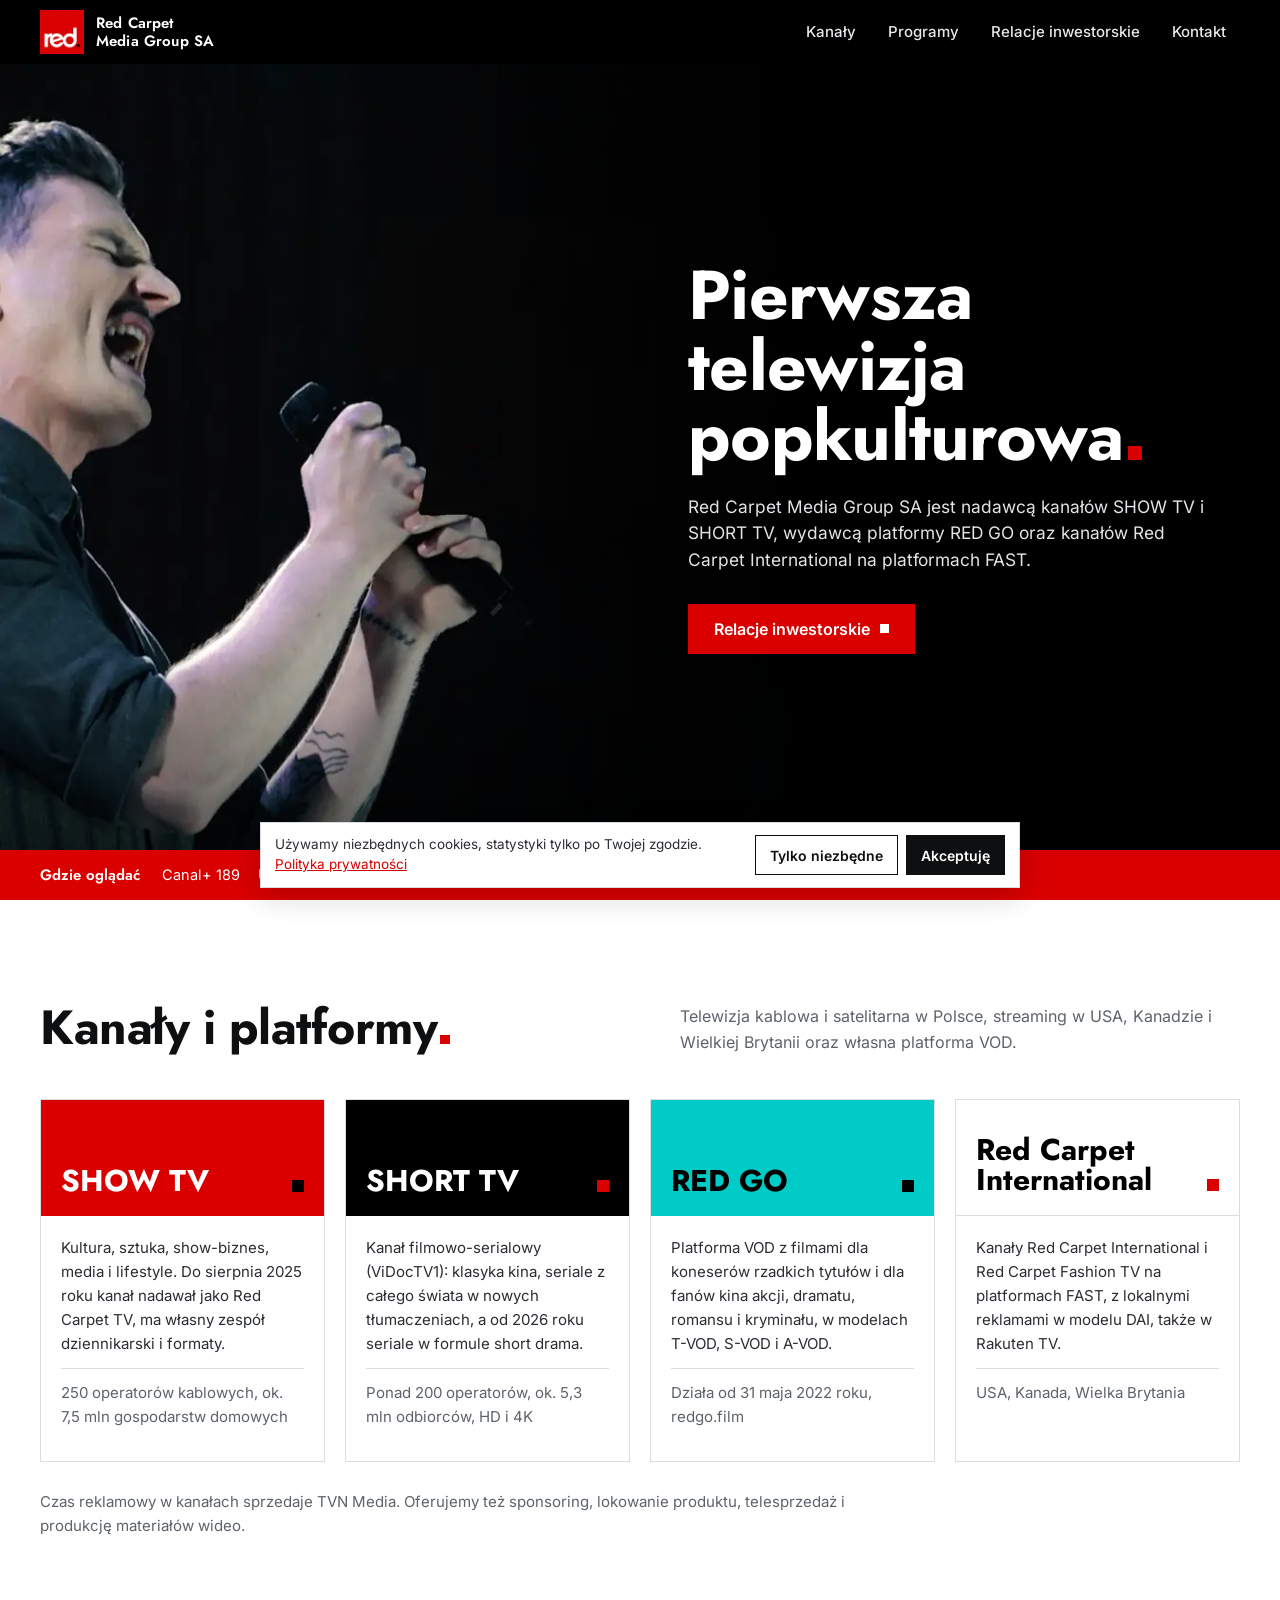
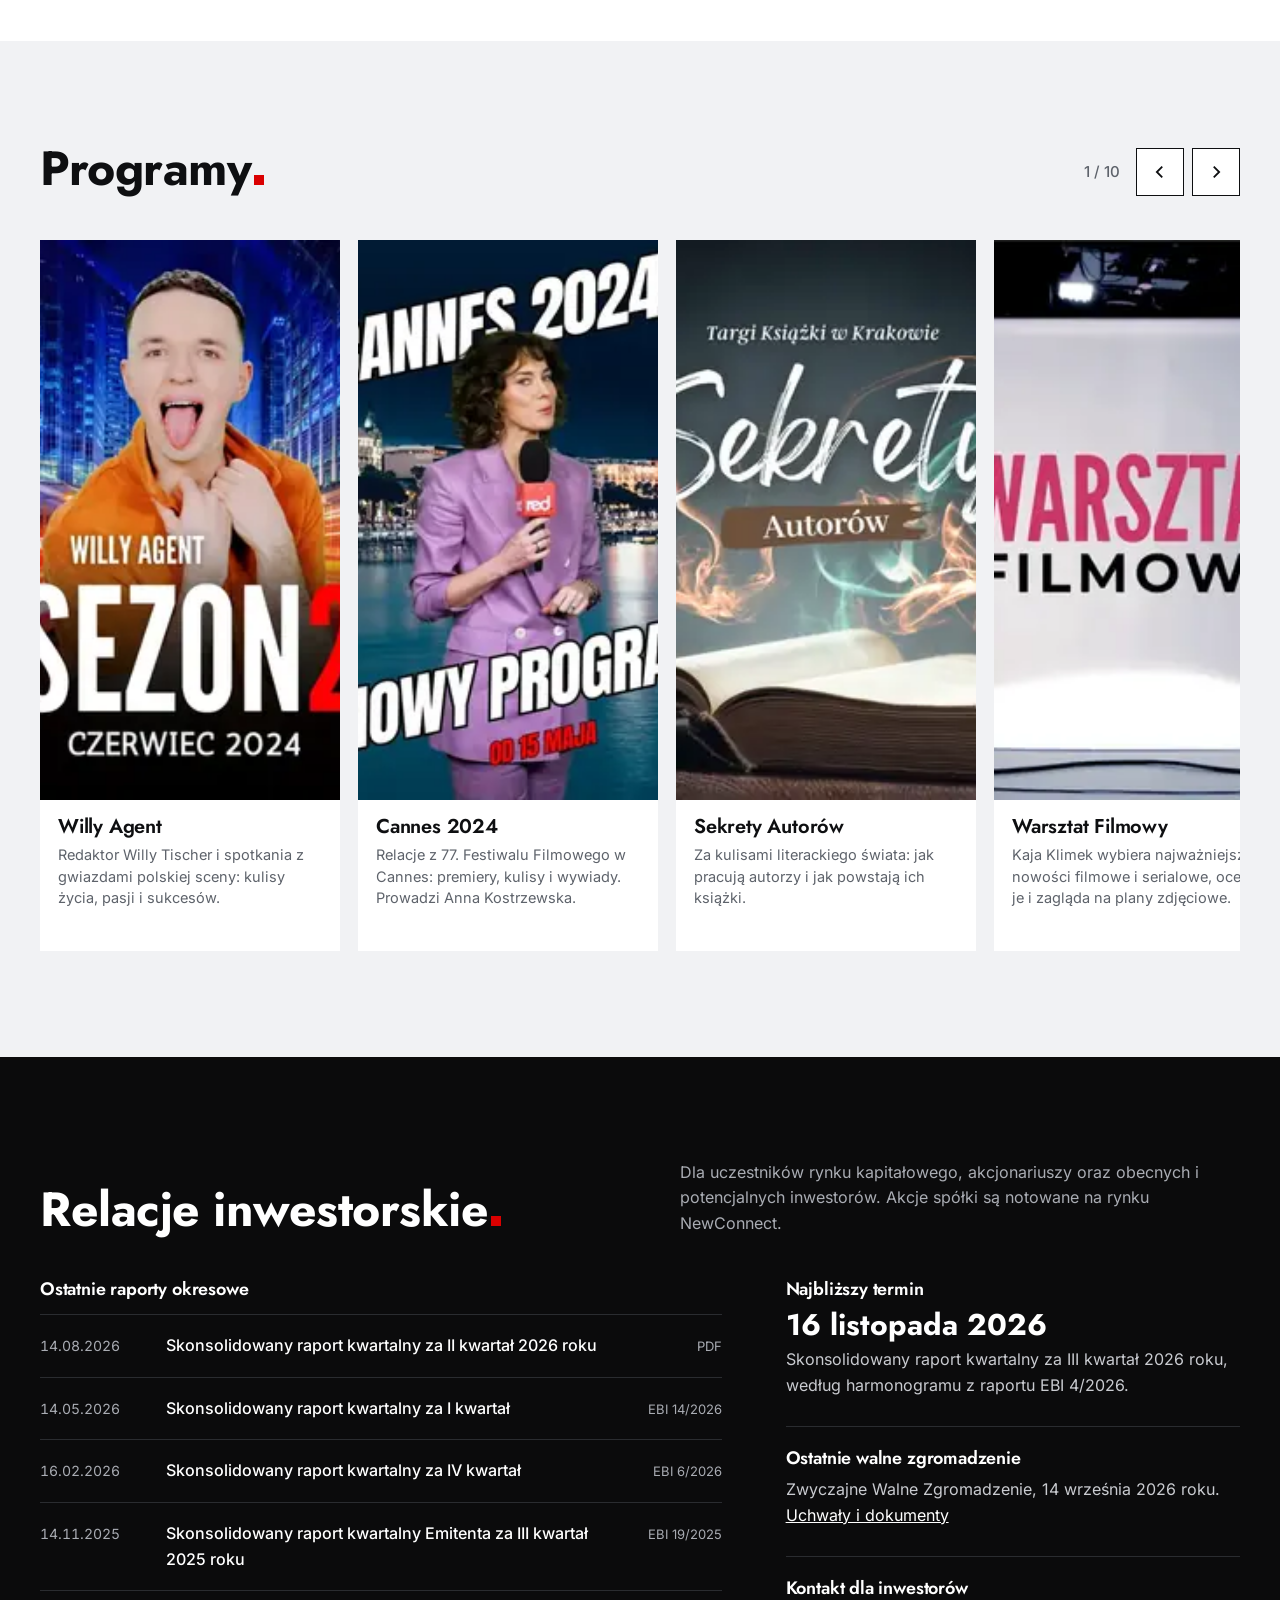
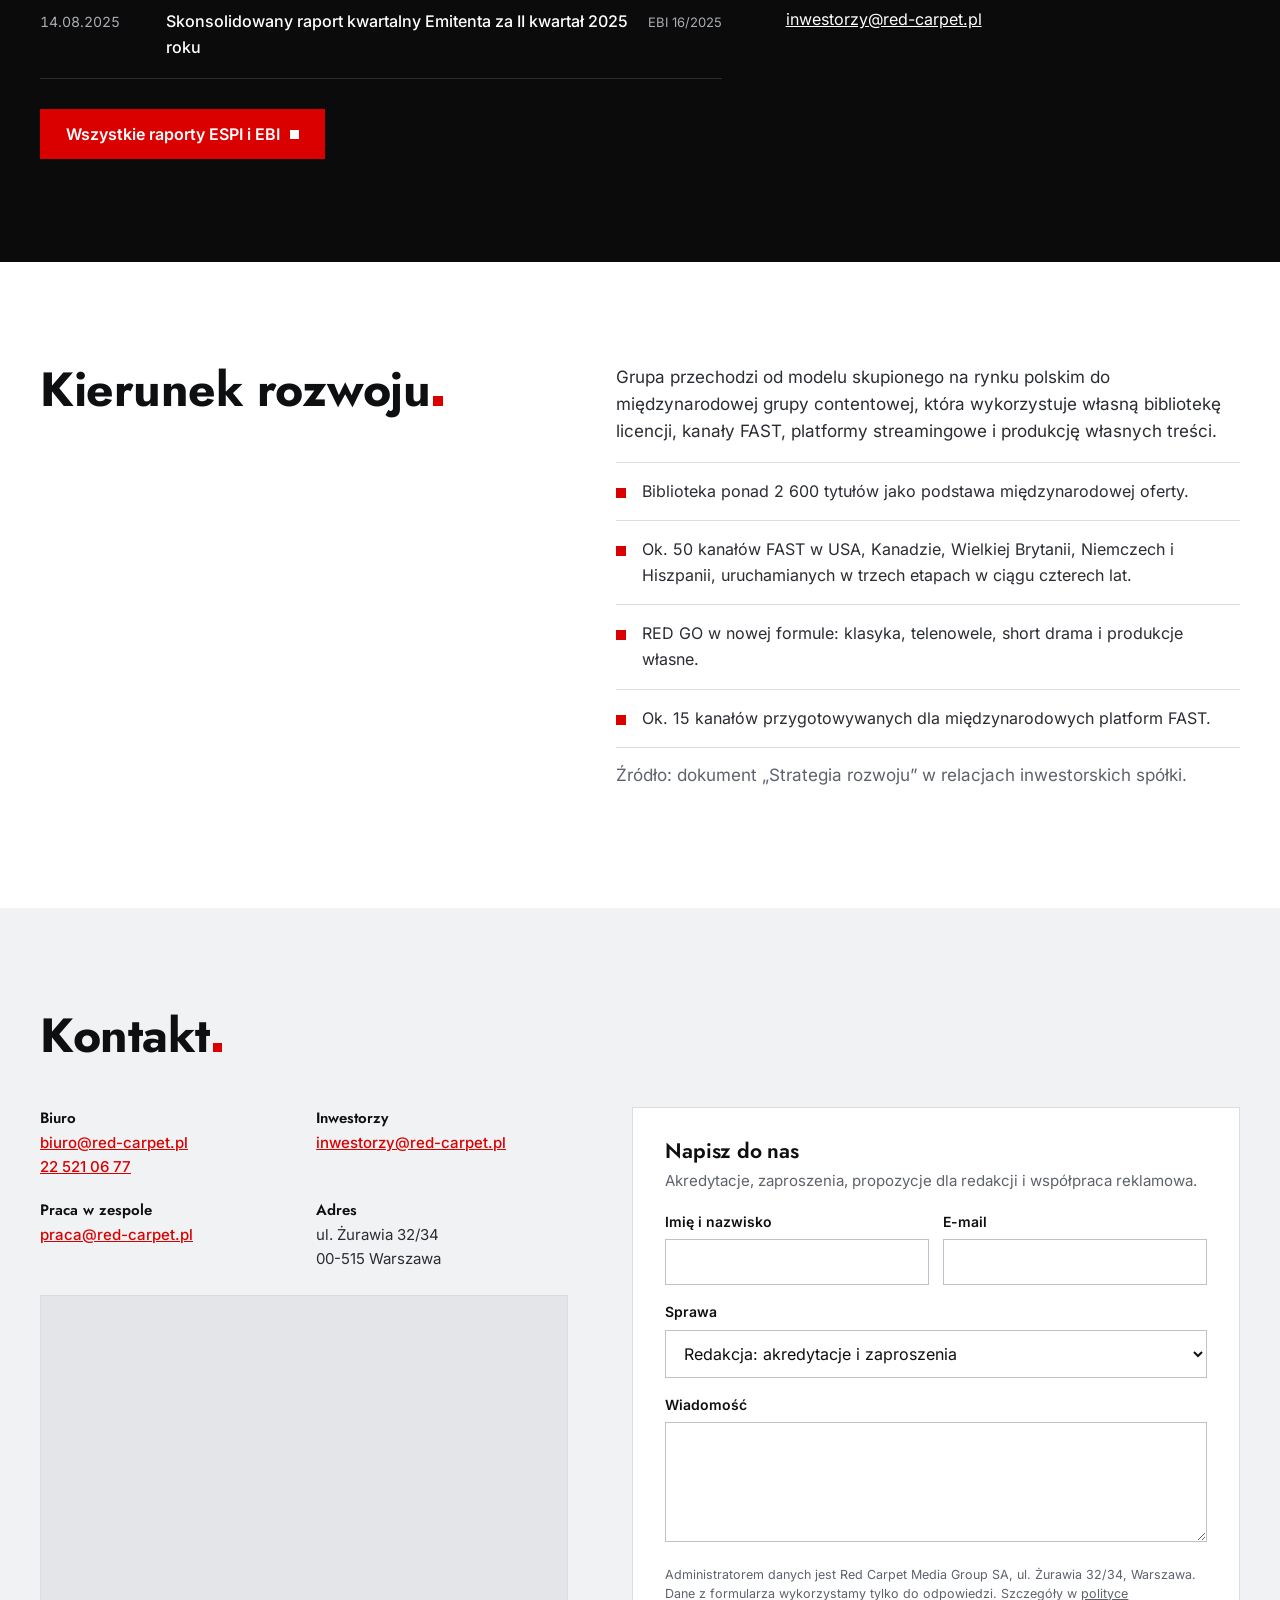
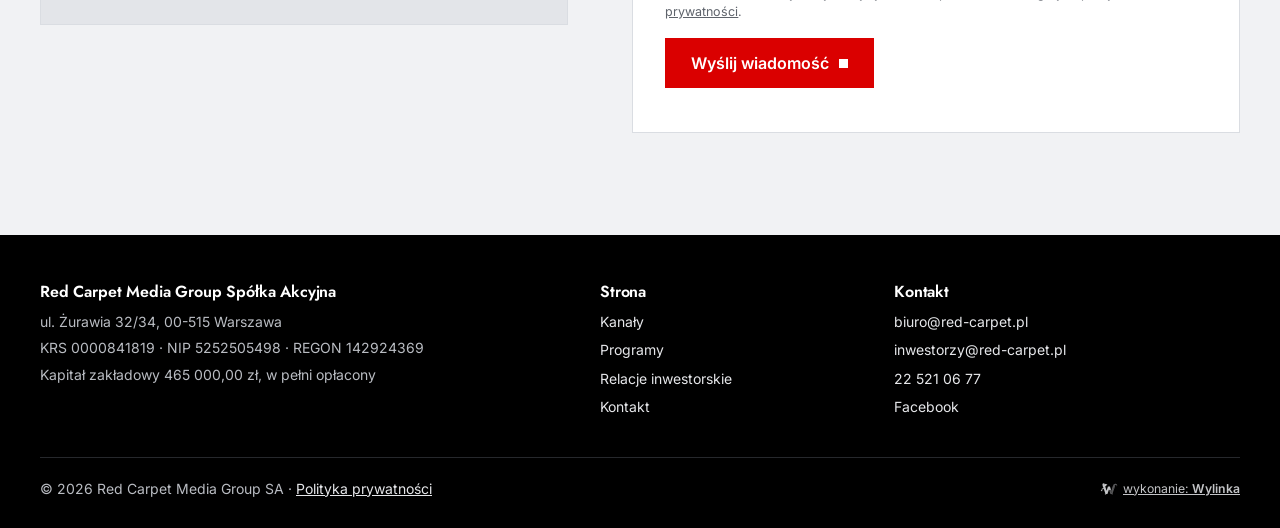
<file: index.html>
<!doctype html>
<html lang="pl"><head><meta charset="utf-8"><meta name="viewport" content="width=device-width,initial-scale=1">
<title>Red Carpet Media Group SA - pierwsza telewizja popkulturowa</title><meta name="description" content="Red Carpet Media Group SA: kanały SHOW TV i SHORT TV, platforma RED GO, kanały Red Carpet International na platformach FAST. Relacje inwestorskie, raporty ESPI i EBI."><meta name="robots" content="noindex,nofollow">
<meta name="theme-color" content="#000000"><link rel="icon" href="img/favicon.png"><link rel="apple-touch-icon" href="img/apple-touch-icon.png">
<link rel="preload" href="fonts/jost-rdzen.woff2" as="font" type="font/woff2" crossorigin><link rel="preload" href="fonts/inter-rdzen.woff2" as="font" type="font/woff2" crossorigin><link rel="preload" href="fonts/jost-pl.woff2" as="font" type="font/woff2" crossorigin><link rel="preload" href="fonts/inter-pl.woff2" as="font" type="font/woff2" crossorigin>
<link rel="preload" as="image" type="image/webp" imagesrcset="img/hero-640.webp 640w, img/hero-960.webp 960w, img/hero-1400.webp 1400w, img/hero-2040.webp 2040w" imagesizes="(max-width:760px) 120vw, 64vw" fetchpriority="high">
<style>@font-face{font-family:"Jost";font-weight:500 700;font-display:block;src:url(fonts/jost-rdzen.woff2) format("woff2");unicode-range:U+0020-007E,U+00A0,U+00A9,U+00AB,U+00B0,U+00B7,U+00BB,U+00D3,U+00D7,U+00F3,U+2013-2014,U+2018-2019,U+201C-201E,U+2022,U+2026,U+20AC}
@font-face{font-family:"Jost";font-weight:500 700;font-display:block;src:url(fonts/jost-pl.woff2) format("woff2");unicode-range:U+0104-0107,U+0118-0119,U+0141-0144,U+015A-015B,U+0179-017C}
@font-face{font-family:"Inter";font-weight:400 600;font-display:block;src:url(fonts/inter-rdzen.woff2) format("woff2");unicode-range:U+0020-007E,U+00A0,U+00A9,U+00AB,U+00B0,U+00B7,U+00BB,U+00D3,U+00D7,U+00F3,U+2013-2014,U+2018-2019,U+201C-201E,U+2022,U+2026,U+20AC}
@font-face{font-family:"Inter";font-weight:400 600;font-display:block;src:url(fonts/inter-pl.woff2) format("woff2");unicode-range:U+0104-0107,U+0118-0119,U+0141-0144,U+015A-015B,U+0179-017C}

:root{--red:#DA0000;--red2:#B80000;--ink:#0E0F11;--txt:#2A2D33;--mut:#5E636B;--line:#DADDE2;--gray:#F1F2F4;--blk:#0B0B0C;--tq:#00CBC7;--wrap:min(1200px,calc(100% - 32px));--hh:64px}
*{box-sizing:border-box}html{-webkit-text-size-adjust:100%;scroll-padding-top:calc(var(--hh) + 56px)}
body{margin:0;font:16px/1.6 Inter,system-ui,-apple-system,"Segoe UI",Roboto,sans-serif;color:var(--txt);background:#fff;overflow-x:hidden}
img{max-width:100%;display:block}a{color:inherit}
h1,h2,h3{font-family:Jost,Inter,system-ui,sans-serif;color:var(--ink);line-height:1.1;margin:0;font-weight:700;letter-spacing:-.01em}
h2{font-size:clamp(30px,4.2vw,48px)}h3{font-size:21px;font-weight:600}
.k{display:inline-block;width:.2em;height:.2em;background:var(--red);margin-left:.06em;vertical-align:baseline}
.wrap{width:var(--wrap);margin:0 auto}.nw{white-space:nowrap}
.sec{padding:clamp(56px,8vw,104px) 0}.sec.g{background:var(--gray)}
.sec-h{display:flex;flex-wrap:wrap;align-items:end;justify-content:space-between;gap:12px 32px;margin-bottom:clamp(28px,4vw,44px)}
.sec-h p{margin:0;max-width:560px;color:var(--mut)}
.btn{display:inline-flex;align-items:center;justify-content:center;gap:10px;min-height:50px;padding:0 26px;background:var(--red);color:#fff;font:600 16px/1 Inter,sans-serif;text-decoration:none;border:0;cursor:pointer;transition:background .2s}
.btn:hover{background:var(--red2)}.btn i{width:9px;height:9px;background:#fff;display:inline-block}
.btn.bk{background:var(--ink)}.btn.bk:hover{background:#000}
/* naglowek */
.top{position:sticky;top:0;z-index:50;background:#000;color:#fff;height:var(--hh)}
.top .wrap{height:100%;display:flex;align-items:center;gap:24px}
.logo{display:flex;align-items:center;gap:12px;text-decoration:none;color:#fff;margin-right:auto}
.logo img{width:44px;height:44px}.logo span{font:600 15px/1.2 Jost,sans-serif;letter-spacing:.01em}
.nav{display:flex;gap:4px}.nav a{padding:10px 14px;text-decoration:none;font-weight:500;font-size:15px;color:#E6E7EA;position:relative}
.nav a:hover{color:#fff}.nav a[aria-current=page]{color:#fff}
.nav a[aria-current=page]::after{content:"";position:absolute;left:14px;right:14px;bottom:2px;height:3px;background:var(--red)}
.burger{display:none;width:48px;height:48px;margin-right:-10px;background:none;border:0;color:#fff;cursor:pointer;position:relative}
.burger b,.burger b::before,.burger b::after{position:absolute;left:13px;width:22px;height:2px;background:#fff;content:"";transition:transform .2s}
.burger b{top:23px}.burger b::before{top:-7px;left:0}.burger b::after{top:7px;left:0}
.menu-open .burger b{background:transparent}.menu-open .burger b::before{transform:translateY(7px) rotate(45deg)}.menu-open .burger b::after{transform:translateY(-7px) rotate(-45deg)}
@media (max-width:860px){.burger{display:block}.logo span{display:none}
.nav{position:fixed;inset:var(--hh) 0 auto 0;background:#000;flex-direction:column;padding:8px 16px 24px;gap:0;transform:translateY(-8px);opacity:0;visibility:hidden;transition:.2s}
.menu-open .nav{transform:none;opacity:1;visibility:visible}.nav a{padding:16px 4px;font-size:19px;border-bottom:1px solid #222}.nav a[aria-current=page]::after{left:4px;right:auto;width:28px;bottom:8px}}
/* stopka */
.foot{background:#000;color:#B9BCC2;padding:48px 0 28px;font-size:14px}
.foot .cols{display:grid;grid-template-columns:2fr 1fr 1.3fr;gap:28px}
.foot h3{color:#fff;font-size:16px;margin-bottom:10px}.foot p{margin:0 0 4px}.foot a{color:#E6E7EA;text-decoration:none}.foot a:hover{text-decoration:underline}
.foot ul{list-style:none;margin:0;padding:0}.foot li{margin:0 0 6px}
.foot .bot a,.now a,.ri-side a,.kt dd a,.f small a{text-decoration:underline}.foot .bot{display:flex;flex-wrap:wrap;justify-content:space-between;gap:12px;border-top:1px solid #26282C;margin-top:32px;padding-top:20px}
@media (max-width:760px){.foot .cols{grid-template-columns:1fr 1fr}.foot .cols>div:first-child{grid-column:1/-1}}
/* cookies */
.cookies{position:fixed;left:12px;right:12px;bottom:12px;z-index:60;max-width:760px;margin:0 auto;background:#fff;color:var(--txt);border:1px solid var(--line);box-shadow:0 8px 30px rgba(0,0,0,.18);padding:12px 14px;display:flex;flex-wrap:wrap;align-items:center;gap:8px 14px;font-size:13.5px;line-height:1.45}
.cookies[hidden]{display:none}.cookies p{margin:0;flex:1 1 300px}.cookies a{color:var(--red)}
.cookies .cb{display:flex;gap:8px}.cookies button{min-height:40px;padding:0 14px;font:600 14px Inter,sans-serif;cursor:pointer;border:1px solid var(--ink);background:#fff;color:var(--ink)}
.cookies button.ok{background:var(--ink);color:#fff}
@media (max-width:600px){.cookies{left:8px;right:8px;bottom:8px;padding:10px 12px;font-size:12.5px;gap:8px}.cookies p{flex-basis:100%}.cookies .cb{width:100%}.cookies button{flex:1;min-height:38px;font-size:13.5px}}
.skip{position:absolute;left:-999px}.skip:focus{left:8px;top:8px;z-index:99;background:#fff;padding:8px}
:focus-visible{outline:2px solid var(--red);outline-offset:2px}
.wylinka-badge{display:inline-flex;align-items:center;gap:.4em;color:inherit;text-decoration:none;font-size:.875em;line-height:1;opacity:.85}
.wylinka-badge:hover,.wylinka-badge:focus-visible{opacity:1}
.wylinka-badge:focus-visible{outline:2px solid currentColor;outline-offset:3px;border-radius:2px}
.wylinka-badge svg{width:18px;height:18px;flex:none;overflow:visible}
.wylinka-badge b{font-weight:600}
.wylinka-badge .wy-old{opacity:.45;transform-origin:40px 30px;transition:transform .32s cubic-bezier(.3,.7,.4,1),opacity .32s ease-out}
.wylinka-badge .wy-pod{opacity:0;transition:opacity .2s ease-out .08s}
.wylinka-badge:hover .wy-old,.wylinka-badge:focus-visible .wy-old{transform:translate(9px,7px) rotate(9deg);opacity:0}
.wylinka-badge:hover .wy-pod,.wylinka-badge:focus-visible .wy-pod{opacity:1}
@media (prefers-reduced-motion:reduce){.wylinka-badge .wy-old,.wylinka-badge .wy-pod{transition:none}.wylinka-badge:hover .wy-old,.wylinka-badge:focus-visible .wy-old{transform:none;opacity:.45}.wylinka-badge:hover .wy-pod,.wylinka-badge:focus-visible .wy-pod{opacity:0}}

.hero{position:relative;background:#000;color:#fff;min-height:calc(100svh - var(--hh));display:flex;flex-direction:column;overflow:hidden}
.hero-foto{position:absolute;left:0;top:0;bottom:0;width:min(64%,1100px)}
.hero-foto img{position:absolute;inset:0;width:100%;height:100%;object-fit:cover;object-position:0 30%}
.hero-foto::after{content:"";position:absolute;inset:0;background:linear-gradient(90deg,rgba(0,0,0,0) 40%,#000 98%),linear-gradient(0deg,rgba(0,0,0,.55),rgba(0,0,0,0) 30%)}
.hero-in{position:relative;flex:1 1 auto;display:flex;align-items:center;width:var(--wrap);margin:0 auto;padding:48px 0}
.hero-tx{margin-left:auto;width:min(560px,46%)}
.hero h1{color:#fff;font-size:clamp(40px,5.4vw,76px);line-height:1.02;font-weight:700;margin:0 0 22px}
.hero .lead{font-size:clamp(17px,1.35vw,20px);line-height:1.55;color:#E3E4E7;margin:0 0 30px;max-width:520px}
.dywan{position:relative;background:var(--red);color:#fff;font-size:14.5px;line-height:1.4}
.dywan .wrap{display:flex;flex-wrap:wrap;gap:4px 18px;padding:14px 0;align-items:baseline}
.dywan b{font:600 15px Jost,sans-serif;margin-right:4px;white-space:nowrap}.dywan span{white-space:nowrap}
@media (max-width:760px){
.hero-foto{position:relative;width:100%;flex:1 1 0;min-height:38svh}
.hero-foto img{object-position:12% 18%}
.hero-foto::after{background:linear-gradient(0deg,#000 2%,rgba(0,0,0,0) 45%)}
.hero-in{flex:0 0 auto;padding:0 0 26px;margin-top:-34px}.hero-tx{width:100%;margin:0}
.hero h1{font-size:clamp(34px,10.4vw,46px);margin-bottom:14px}.hero .lead{font-size:16px;margin-bottom:24px}
.hero .btn{width:100%}.dywan{font-size:13px}.dywan .wrap{flex-wrap:nowrap;overflow-x:auto;scrollbar-width:none;gap:12px;padding:12px 0}.dywan .wrap::-webkit-scrollbar{display:none}}
/* kanaly */
.kan{display:grid;grid-template-columns:repeat(4,minmax(0,1fr));gap:20px}
.kan article{display:flex;flex-direction:column;border:1px solid var(--line);background:#fff}
.kan .nm{min-height:116px;padding:20px;display:flex;align-items:flex-end;font:700 30px/1 Jost,sans-serif;color:#fff;background:var(--red);position:relative}
.kan .nm::after{content:"";position:absolute;right:20px;bottom:24px;width:12px;height:12px;background:#000}
.kan .nm.c2{background:#000}.kan .nm.c2::after{background:var(--red)}
.kan .nm.c3{background:var(--tq);color:#000}.kan .nm.c4{background:#fff;color:#000;border-bottom:1px solid var(--line)}.kan .nm.c4::after{background:var(--red)}
.kan .bd{padding:20px;flex:1}.kan .bd p{margin:0 0 12px;font-size:15px}.kan .fakt{color:var(--mut);font-size:14px;border-top:1px solid var(--line);padding-top:12px;margin-top:auto}
.sec-note{margin:28px 0 0;color:var(--mut);font-size:15px;max-width:820px}
@media (max-width:1060px){.kan{grid-template-columns:repeat(2,minmax(0,1fr))}}
@media (max-width:560px){.kan{grid-template-columns:minmax(0,1fr)}.kan .nm{min-height:84px}}
/* programy */
.car{position:relative}
.track{display:flex;gap:18px;overflow-x:auto;scroll-snap-type:x mandatory;scrollbar-width:none;padding-bottom:4px;cursor:grab;-webkit-overflow-scrolling:touch}
.track::-webkit-scrollbar{display:none}.track.drag{cursor:grabbing;scroll-snap-type:none}.track.drag a{pointer-events:none}
.prog{flex:0 0 clamp(240px,26vw,300px);scroll-snap-align:start;background:#fff;user-select:none}
.prog img{width:100%;aspect-ratio:1;object-fit:cover;-webkit-user-drag:none}
.prog div{padding:16px 18px 20px}.prog h3{font-size:20px;margin-bottom:6px}.prog p{margin:0;font-size:14.5px;color:var(--mut);line-height:1.5}
.arr{display:flex;gap:8px}.arr button{width:48px;height:48px;border:1px solid var(--ink);background:#fff;cursor:pointer;display:grid;place-items:center}
.arr button:hover{background:var(--ink)}.arr button:hover svg{stroke:#fff}.arr svg{width:18px;height:18px;fill:none;stroke:var(--ink);stroke-width:2}
.licz{font:500 15px Inter,sans-serif;color:var(--mut);align-self:center;margin-right:8px}
/* RI skrot */
.ri{background:var(--blk);color:#C9CBD0}.ri h2{color:#fff}.ri .sec-h p{color:#A9ACB3}
.ri-g{display:grid;grid-template-columns:1.5fr 1fr;gap:clamp(28px,5vw,72px)}
.rl{list-style:none;margin:0;padding:0;border-top:1px solid #2A2C30}
.rl li{border-bottom:1px solid #2A2C30}.rl a{display:grid;grid-template-columns:110px minmax(0,1fr) auto;gap:16px;padding:18px 0;text-decoration:none;color:#fff;align-items:baseline}
.rl a:hover .t{text-decoration:underline}.rl .d{color:#A9ACB3;font-size:14px;font-variant-numeric:tabular-nums}.rl .t{font-weight:500}.rl .x{color:#A9ACB3;font-size:13px}
.ri-side h3{color:#fff;font-size:18px;margin-bottom:8px}.ri-side p{margin:0 0 6px}.ri-side .blk{padding:0 0 22px;margin-bottom:22px;border-bottom:1px solid #2A2C30}
.ri-side .big{font:700 30px/1.1 Jost,sans-serif;color:#fff;margin:4px 0 6px}.ri-side a{color:#fff}
.ri .btn{margin-top:30px}
@media (max-width:860px){.ri-g{grid-template-columns:minmax(0,1fr)}.rl a{grid-template-columns:minmax(0,1fr);gap:2px}.rl .x{display:none}}
/* strategia */
.str{display:grid;grid-template-columns:1fr 1.25fr;gap:clamp(28px,6vw,96px);align-items:start}
.str p{margin:0 0 16px;font-size:17px}.str ul{margin:0;padding:0;list-style:none;border-top:1px solid var(--line)}
.str li{padding:16px 0 16px 26px;border-bottom:1px solid var(--line);position:relative}.str li::before{content:"";position:absolute;left:0;top:25px;width:10px;height:10px;background:var(--red)}
.src{font-size:13.5px;color:var(--mut)}
@media (max-width:860px){.str{grid-template-columns:minmax(0,1fr)}}
/* kontakt */
.kt{display:grid;grid-template-columns:1fr 1.15fr;gap:clamp(28px,5vw,72px)}
.kt dl{margin:0 0 24px;display:grid;grid-template-columns:minmax(0,1fr) minmax(0,1fr);gap:20px 24px}
.kt dt{font:600 15px Jost,sans-serif;color:var(--ink);margin-bottom:2px}.kt dd{margin:0;font-size:15px}.kt dd a{color:var(--red);font-weight:500}
.map{aspect-ratio:16/10;background:#E3E5E9 center/cover;border:1px solid var(--line)}.map iframe{width:100%;height:100%;border:0;display:block}
form.f{background:#fff;padding:clamp(20px,3vw,32px);border:1px solid var(--line)}
.f label{display:block;font-weight:600;font-size:14px;margin:0 0 6px;color:var(--ink)}
.f input,.f select,.f textarea{width:100%;font:16px Inter,sans-serif;padding:12px 14px;border:1px solid #BFC3C9;background:#fff;color:var(--ink);margin-bottom:16px;border-radius:0}
.f textarea{min-height:120px;resize:vertical}.f .r2{display:grid;grid-template-columns:1fr 1fr;gap:0 14px}
.f small{display:block;color:var(--mut);font-size:12.5px;line-height:1.5;margin:0 0 16px}.f .msg{margin:12px 0 0;font-size:14px;color:var(--ink)}
@media (max-width:860px){.kt{grid-template-columns:minmax(0,1fr)}.f .r2{grid-template-columns:minmax(0,1fr)}}
@media (max-width:420px){.kt dl{grid-template-columns:minmax(0,1fr)}}
</style></head><body><a class="skip" href="#tresc">Przejdź do treści</a>
<header class="top"><div class="wrap"><a class="logo" href="index.html" aria-label="Red Carpet Media Group, strona główna"><img src="img/logo-96.webp" width="44" height="44" alt="red."><span>Red Carpet<br>Media Group SA</span></a>
<nav class="nav" id="nav" aria-label="Menu główne"><a href="index.html#kanaly">Kanały</a><a href="index.html#programy">Programy</a><a href="relacje-inwestorskie.html">Relacje inwestorskie</a><a href="index.html#kontakt">Kontakt</a></nav><button class="burger" aria-label="Menu" aria-expanded="false" aria-controls="nav"><b></b></button></div></header>
<main id="tresc">
<section class="hero"><div class="hero-foto"><img src="img/hero-1400.webp" srcset="img/hero-640.webp 640w, img/hero-960.webp 960w, img/hero-1400.webp 1400w, img/hero-2040.webp 2040w" sizes="(max-width:760px) 120vw, 64vw" width="2040" height="1872" alt="Wokalista na scenie programu Muzyczny Express" fetchpriority="high" decoding="async"></div>
<div class="hero-in"><div class="hero-tx"><h1>Pierwsza telewizja <span class="nw">popkulturowa<span class="k"></span></span></h1>
<p class="lead">Red Carpet Media Group SA jest nadawcą kanałów SHOW TV i SHORT TV, wydawcą platformy RED GO oraz kanałów Red Carpet International na platformach FAST.</p>
<a class="btn" href="relacje-inwestorskie.html">Relacje inwestorskie <i></i></a></div></div>
<div class="dywan"><div class="wrap"><b>Gdzie oglądać</b><span>Canal+ 189</span><span>UPC 420/162</span><span>Netia 118</span><span>Multimedia 187</span><span>Vectra 722</span><span>Toya 214</span><span>Inea 213</span></div></div></section>

<section class="sec" id="kanaly"><div class="wrap"><div class="sec-h"><h2>Kanały i <span class="nw">platformy<span class="k"></span></span></h2><p>Telewizja kablowa i satelitarna w Polsce, streaming w USA, Kanadzie i Wielkiej Brytanii oraz własna platforma VOD.</p></div>
<div class="kan">
<article><div class="nm">SHOW TV</div><div class="bd"><p>Kultura, sztuka, show-biznes, media i lifestyle. Do sierpnia 2025 roku kanał nadawał jako Red Carpet TV, ma własny zespół dziennikarski i formaty.</p><p class="fakt">250 operatorów kablowych, ok. 7,5 mln gospodarstw domowych</p></div></article>
<article><div class="nm c2">SHORT TV</div><div class="bd"><p>Kanał filmowo-serialowy (ViDocTV1): klasyka kina, seriale z całego świata w nowych tłumaczeniach, a od 2026 roku seriale w formule short drama.</p><p class="fakt">Ponad 200 operatorów, ok. 5,3 mln odbiorców, HD i 4K</p></div></article>
<article><div class="nm c3">RED GO</div><div class="bd"><p>Platforma VOD z filmami dla koneserów rzadkich tytułów i dla fanów kina akcji, dramatu, romansu i kryminału, w modelach T-VOD, S-VOD i A-VOD.</p><p class="fakt">Działa od 31 maja 2022 roku, redgo.film</p></div></article>
<article><div class="nm c4">Red Carpet International</div><div class="bd"><p>Kanały Red Carpet International i Red Carpet Fashion TV na platformach FAST, z lokalnymi reklamami w modelu DAI, także w Rakuten TV.</p><p class="fakt">USA, Kanada, Wielka Brytania</p></div></article>
</div><p class="sec-note">Czas reklamowy w kanałach sprzedaje TVN Media. Oferujemy też sponsoring, lokowanie produktu, telesprzedaż i produkcję materiałów wideo.</p></div></section>

<section class="sec g" id="programy"><div class="wrap"><div class="sec-h"><h2><span class="nw">Programy<span class="k"></span></span></h2><div class="arr"><span class="licz" id="licz">1 / 10</span><button type="button" data-dir="-1" aria-label="Poprzednie"><svg viewBox="0 0 20 20"><path d="M12.5 4 6.5 10l6 6"/></svg></button><button type="button" data-dir="1" aria-label="Następne"><svg viewBox="0 0 20 20"><path d="M7.5 4l6 6-6 6"/></svg></button></div></div>
<div class="car"><div class="track" id="track" tabindex="0" aria-label="Programy, przesuń w bok"><article class="prog"><img src="img/p-willy-320.webp" srcset="img/p-willy-320.webp 320w, img/p-willy.webp 560w" sizes="(max-width:760px) 240px, 300px" width="560" height="560" alt="Willy Agent" loading="lazy" decoding="async"><div><h3>Willy Agent</h3><p>Redaktor Willy Tischer i spotkania z gwiazdami polskiej sceny: kulisy życia, pasji i sukcesów.</p></div></article><article class="prog"><img src="img/p-cannes-320.webp" srcset="img/p-cannes-320.webp 320w, img/p-cannes.webp 560w" sizes="(max-width:760px) 240px, 300px" width="560" height="560" alt="Cannes 2024" loading="lazy" decoding="async"><div><h3>Cannes 2024</h3><p>Relacje z 77. Festiwalu Filmowego w Cannes: premiery, kulisy i wywiady. Prowadzi Anna Kostrzewska.</p></div></article><article class="prog"><img src="img/p-sekrety-320.webp" srcset="img/p-sekrety-320.webp 320w, img/p-sekrety.webp 560w" sizes="(max-width:760px) 240px, 300px" width="560" height="560" alt="Sekrety Autorów" loading="lazy" decoding="async"><div><h3>Sekrety Autorów</h3><p>Za kulisami literackiego świata: jak pracują autorzy i jak powstają ich książki.</p></div></article><article class="prog"><img src="img/p-warsztat-320.webp" srcset="img/p-warsztat-320.webp 320w, img/p-warsztat.webp 560w" sizes="(max-width:760px) 240px, 300px" width="560" height="560" alt="Warsztat Filmowy" loading="lazy" decoding="async"><div><h3>Warsztat Filmowy</h3><p>Kaja Klimek wybiera najważniejsze nowości filmowe i serialowe, ocenia je i zagląda na plany zdjęciowe.</p></div></article><article class="prog"><img src="img/p-filmonewsy-320.webp" srcset="img/p-filmonewsy-320.webp 320w, img/p-filmonewsy.webp 560w" sizes="(max-width:760px) 240px, 300px" width="560" height="560" alt="FilmoNewsy" loading="lazy" decoding="async"><div><h3>FilmoNewsy</h3><p>Przegląd najciekawszych filmów minionych dni i lat: co obejrzeć na platformach, w kinie i w telewizji.</p></div></article><article class="prog"><img src="img/p-miedzy-320.webp" srcset="img/p-miedzy-320.webp 320w, img/p-miedzy.webp 560w" sizes="(max-width:760px) 240px, 300px" width="560" height="560" alt="Między Gwiazdami" loading="lazy" decoding="async"><div><h3>Między Gwiazdami</h3><p>Paulina Koziejowska z relacjami z imprez i z tego, co dzieje się na ściankach.</p></div></article><article class="prog"><img src="img/p-top13-320.webp" srcset="img/p-top13-320.webp 320w, img/p-top13.webp 560w" sizes="(max-width:760px) 240px, 300px" width="560" height="560" alt="TOP 13" loading="lazy" decoding="async"><div><h3>TOP 13</h3><p>Rankingi gwiazd: od najdroższych samochodów, przez stylizacje, po wykształcenie.</p></div></article><article class="prog"><img src="img/p-redakcja-320.webp" srcset="img/p-redakcja-320.webp 320w, img/p-redakcja.webp 560w" sizes="(max-width:760px) 240px, 300px" width="560" height="560" alt="Red!Akcja" loading="lazy" decoding="async"><div><h3>Red!Akcja</h3><p>Program o kulturze i sztuce: gdzie warto być, co zobaczyć i kogo posłuchać. Prowadzi Mateusz Michalski.</p></div></article><article class="prog"><img src="img/p-planetarium-320.webp" srcset="img/p-planetarium-320.webp 320w, img/p-planetarium.webp 560w" sizes="(max-width:760px) 240px, 300px" width="560" height="560" alt="Planetarium" loading="lazy" decoding="async"><div><h3>Planetarium</h3><p>Co w show-biznesie piszczy: wpadki, rozstania, powroty i wszystko, o czym się mówi.</p></div></article><article class="prog"><img src="img/p-muzyczny-320.webp" srcset="img/p-muzyczny-320.webp 320w, img/p-muzyczny.webp 560w" sizes="(max-width:760px) 240px, 300px" width="560" height="560" alt="Muzyczny Express" loading="lazy" decoding="async"><div><h3>Muzyczny Express</h3><p>Historie zespołów i muzyków: debiutantów i legend słuchanych przez pokolenia.</p></div></article></div></div></div></section>

<section class="sec ri"><div class="wrap"><div class="sec-h"><h2>Relacje <span class="nw">inwestorskie<span class="k"></span></span></h2><p>Dla uczestników rynku kapitałowego, akcjonariuszy oraz obecnych i potencjalnych inwestorów. Akcje spółki są notowane na rynku NewConnect.</p></div>
<div class="ri-g"><div><h3 style="color:#fff;font-size:18px;margin-bottom:14px">Ostatnie raporty okresowe</h3><ul class="rl"><li><a href="https://red-carpet.pl/info/info1786740559.pdf" rel="noopener"><span class="d">14.08.2026</span><span class="t">Skonsolidowany raport kwartalny za II kwartał 2026 roku</span><span class="x">PDF</span></a></li><li><a href="https://biznes.pap.pl/wiadomosci/firmy/red-carpet-media-group-sa-142026-skonsolidowany-raport-kwartalny-za-i-kwartal" rel="noopener"><span class="d">14.05.2026</span><span class="t">Skonsolidowany raport kwartalny za I kwartał</span><span class="x">EBI 14/2026</span></a></li><li><a href="https://biznes.pap.pl/wiadomosci/firmy/red-carpet-media-group-sa-62026-skonsolidowany-raport-kwartalny-za-iv-kwartal" rel="noopener"><span class="d">16.02.2026</span><span class="t">Skonsolidowany raport kwartalny za IV kwartał</span><span class="x">EBI 6/2026</span></a></li><li><a href="https://biznes.pap.pl/wiadomosci/firmy/red-carpet-media-group-sa-192025-skonsolidowany-raport-kwartalny-emitenta-za-iii" rel="noopener"><span class="d">14.11.2025</span><span class="t">Skonsolidowany raport kwartalny Emitenta za III kwartał 2025 roku</span><span class="x">EBI 19/2025</span></a></li><li><a href="https://biznes.pap.pl/wiadomosci/firmy/red-carpet-media-group-sa-162025-skonsolidowany-raport-kwartalny-emitenta-za-ii" rel="noopener"><span class="d">14.08.2025</span><span class="t">Skonsolidowany raport kwartalny Emitenta za II kwartał 2025 roku</span><span class="x">EBI 16/2025</span></a></li></ul><a class="btn" href="relacje-inwestorskie.html#raporty">Wszystkie raporty ESPI i EBI <i></i></a></div>
<div class="ri-side"><div class="blk"><h3>Najbliższy termin</h3><p class="big">16 listopada 2026</p><p>Skonsolidowany raport kwartalny za III kwartał 2026 roku, według harmonogramu z raportu EBI 4/2026.</p></div>
<div class="blk"><h3>Ostatnie walne zgromadzenie</h3><p>Zwyczajne Walne Zgromadzenie, 14 września 2026 roku. <a href="relacje-inwestorskie.html#walne">Uchwały i dokumenty</a></p></div>
<div><h3>Kontakt dla inwestorów</h3><p><a href="mailto:inwestorzy@red-carpet.pl">inwestorzy@red-carpet.pl</a></p></div></div></div></div></section>

<section class="sec"><div class="wrap str"><div><h2>Kierunek <span class="nw">rozwoju<span class="k"></span></span></h2></div>
<div><p>Grupa przechodzi od modelu skupionego na rynku polskim do międzynarodowej grupy contentowej, która wykorzystuje własną bibliotekę licencji, kanały FAST, platformy streamingowe i produkcję własnych treści.</p>
<ul><li>Biblioteka ponad 2 600 tytułów jako podstawa międzynarodowej oferty.</li><li>Ok. 50 kanałów FAST w USA, Kanadzie, Wielkiej Brytanii, Niemczech i Hiszpanii, uruchamianych w trzech etapach w ciągu czterech lat.</li><li>RED GO w nowej formule: klasyka, telenowele, short drama i produkcje własne.</li><li>Ok. 15 kanałów przygotowywanych dla międzynarodowych platform FAST.</li></ul>
<p class="src" style="margin-top:14px">Źródło: dokument „Strategia rozwoju” w relacjach inwestorskich spółki.</p></div></div></section>

<section class="sec g" id="kontakt"><div class="wrap"><div class="sec-h"><h2><span class="nw">Kontakt<span class="k"></span></span></h2></div><div class="kt"><div>
<dl><div><dt>Biuro</dt><dd><a href="mailto:biuro@red-carpet.pl">biuro@red-carpet.pl</a><br><a href="tel:+48225210677">22 521 06 77</a></dd></div>
<div><dt>Inwestorzy</dt><dd><a href="mailto:inwestorzy@red-carpet.pl">inwestorzy@red-carpet.pl</a></dd></div>
<div><dt>Praca w zespole</dt><dd><a href="mailto:praca@red-carpet.pl">praca@red-carpet.pl</a></dd></div>
<div><dt>Adres</dt><dd>ul. Żurawia 32/34<br>00-515 Warszawa</dd></div></dl>
<div class="map" id="map" data-src="https://www.google.com/maps?q=%C5%BBurawia+32%2F34,+00-515+Warszawa&amp;output=embed"></div></div>
<form class="f" id="form" novalidate><h3 style="margin-bottom:6px">Napisz do nas</h3><p style="margin:0 0 18px;color:var(--mut);font-size:15px">Akredytacje, zaproszenia, propozycje dla redakcji i współpraca reklamowa.</p>
<div class="r2"><div><label for="f1">Imię i nazwisko</label><input id="f1" name="imie" autocomplete="name"></div><div><label for="f2">E-mail</label><input id="f2" name="email" type="email" autocomplete="email"></div></div>
<label for="f3">Sprawa</label><select id="f3" name="sprawa"><option>Redakcja: akredytacje i zaproszenia</option><option>Współpraca reklamowa</option><option>Relacje inwestorskie</option><option>Inne</option></select>
<label for="f4">Wiadomość</label><textarea id="f4" name="tresc"></textarea>
<small>Administratorem danych jest Red Carpet Media Group SA, ul. Żurawia 32/34, Warszawa. Dane z formularza wykorzystamy tylko do odpowiedzi. Szczegóły w <a href="polityka-prywatnosci.html">polityce prywatności</a>.</small>
<button class="btn" type="submit">Wyślij wiadomość <i></i></button><p class="msg" id="fmsg" role="status"></p></form></div></div></section>
</main>
<footer class="foot"><div class="wrap"><div class="cols">
<div><h3>Red Carpet Media Group Spółka Akcyjna</h3><p>ul. Żurawia 32/34, 00-515 Warszawa</p><p>KRS 0000841819 · NIP 5252505498 · REGON 142924369</p><p>Kapitał zakładowy 465 000,00 zł, w pełni opłacony</p></div>
<div><h3>Strona</h3><ul><li><a href="index.html#kanaly">Kanały</a></li><li><a href="index.html#programy">Programy</a></li><li><a href="relacje-inwestorskie.html">Relacje inwestorskie</a></li><li><a href="index.html#kontakt">Kontakt</a></li></ul></div>
<div><h3>Kontakt</h3><ul><li><a href="mailto:biuro@red-carpet.pl">biuro@red-carpet.pl</a></li><li><a href="mailto:inwestorzy@red-carpet.pl">inwestorzy@red-carpet.pl</a></li><li><a href="tel:+48225210677">22 521 06 77</a></li><li><a href="https://www.facebook.com/RedCarpetTelewizja" rel="noopener">Facebook</a></li></ul></div>
</div><div class="bot"><span>© 2026 Red Carpet Media Group SA · <a href="polityka-prywatnosci.html">Polityka prywatności</a></span><a class="wylinka-badge" href="https://wylinka.pl/?utm_source=red-carpet.pl&amp;utm_medium=stopka&amp;utm_campaign=wykonanie" rel="noopener" title="Strona wykonana przez Wylinka"><svg viewBox="0 0 64 64" aria-hidden="true" focusable="false" fill="currentColor"><path d="M9.8 22.8l-1.2-7.9 2.2-3.7 15.5 4.6-.5 1.5-7.2 5.5 4.7 15.6 5-15.6 7 0 4.1 12.7-4.2-.9-2.6 1.8-.8-2.2-5.3 15.6-4.3 0 .4 .2-2.1 2.8-1.3-1.1 1.1-1.4-3.1 .2-.1-1.7 2.2-.1-5.7-16.5-4.8 .6-.8 3.1 0 .5-.3 .5 .8 2.2-1.6 .5-.4-1.3-.8 1.6-1.5-.8 .8-1.6-1.4 .6-.6-1.6 2.3-.8 .2-.4 1.3-4.8 5.9-.8-2.4-6.9zM15.2 13.7l-.1-.4-.4 .8-.1 .8 .1 1 .1 .4 .3 .7 .3-.9 .1-.7 0-.8z"/><path class="wy-pod" d="M37.1 49.8l-4.5-13.3 2.6-1.8 4.2 .9 .9 2.8 3-9.7 0-.5 .1-.8 3.2-8.4 .5-1 .6-1 .9-1.1 1.3-1 1.1-.7 1.4-.5 1.4-.3 .7 0 .9 0 1.2 .3 1.4 .6 .8 .5 .7 .7 .6 .7 .5 .9 .3 .9 .1 .9 0 .8-.2 .9-.5 .9-.5 .6-.7 .5-.7 .3-.1-.1 0-.1 .5-.5 .3-.7 .2-.5 0-.6-.1-.6-.3-.7-.4-.5-.4-.4-.5-.3-.6-.3-.7 0-.7 .1-.6 .1-.5 .4-.5 .5-.3 .5-.2 .7-.1 1.5-1.4 5.1-.8 3.3-.3 .7-.5 .7-6 17.5 1.9 .1-.1 1.7-3.1-.2 1.1 1.4-1.3 1.1-2.1-2.8 .4-.2z"/><path class="wy-old" d="M40.8 50l.4-.2-4.1 0-4.2-12.5 2.5-1.7 4.3 .9 .6 1.9 .6-1.6 0-.3 2.4-7.8 0-.5 .1-.8 3.2-8.4 .4-.8 .6-.9 .9-1.2 .9-.9 1.3-.8 1.4-.6 1.2-.3 1.4-.1 1.3 .1 .6 .2 .8 .3 1.1 .6 .9 .7 .7 .9 .5 .9 .3 .9 .1 1.1-.1 .9-.3 .9-.4 .7-.6 .7-.6 .4-.6 .2-.1-.1 0-.1 .5-.5 .3-.7 .2-.5 0-.5-.1-.6-.2-.6-.3-.5-.4-.5-.5-.3-.6-.3-.7-.1-.6 0-.6 .1-.6 .3-.6 .5-.3 .4-.2 .5-.1 .5-.1 1.5-1.4 5.1-.8 3.3-.3 .7-.5 .7-6 17.5 1.9 .1-.1 1.7-3.1-.2 1.1 1.4-1.3 1.1zM49.6 17.1l.6 1.7-1.5 1.9 .4 .4 1.8-2.1-.7-2.1zM48.1 28.3l.5 1.8-1.7 1.8 .4 .4 1.9-2-.6-2.2zM37.9 41.7l1.7-1.5-.4-.4-1.7 1.4zM42.6 38.7l-1.5 2.8 1.1 2-1.3 2.6 .5 .2 1.5-2.8-1.1-2 1.4-2.5z"/></svg><span>wykonanie: <b>Wylinka</b></span></a></div></div></footer>
<div class="cookies" id="ck" hidden><p>Używamy niezbędnych cookies, statystyki tylko po Twojej zgodzie. <a href="polityka-prywatnosci.html">Polityka prywatności</a></p><div class="cb"><button type="button" data-ck="0">Tylko niezbędne</button><button type="button" class="ok" data-ck="1">Akceptuję</button></div></div>
<script>try{if(!localStorage.getItem('rc_ck'))document.getElementById('ck').hidden=false}catch(e){document.getElementById('ck').hidden=false}</script>
<script src="site.js" defer></script></body></html>
</file>
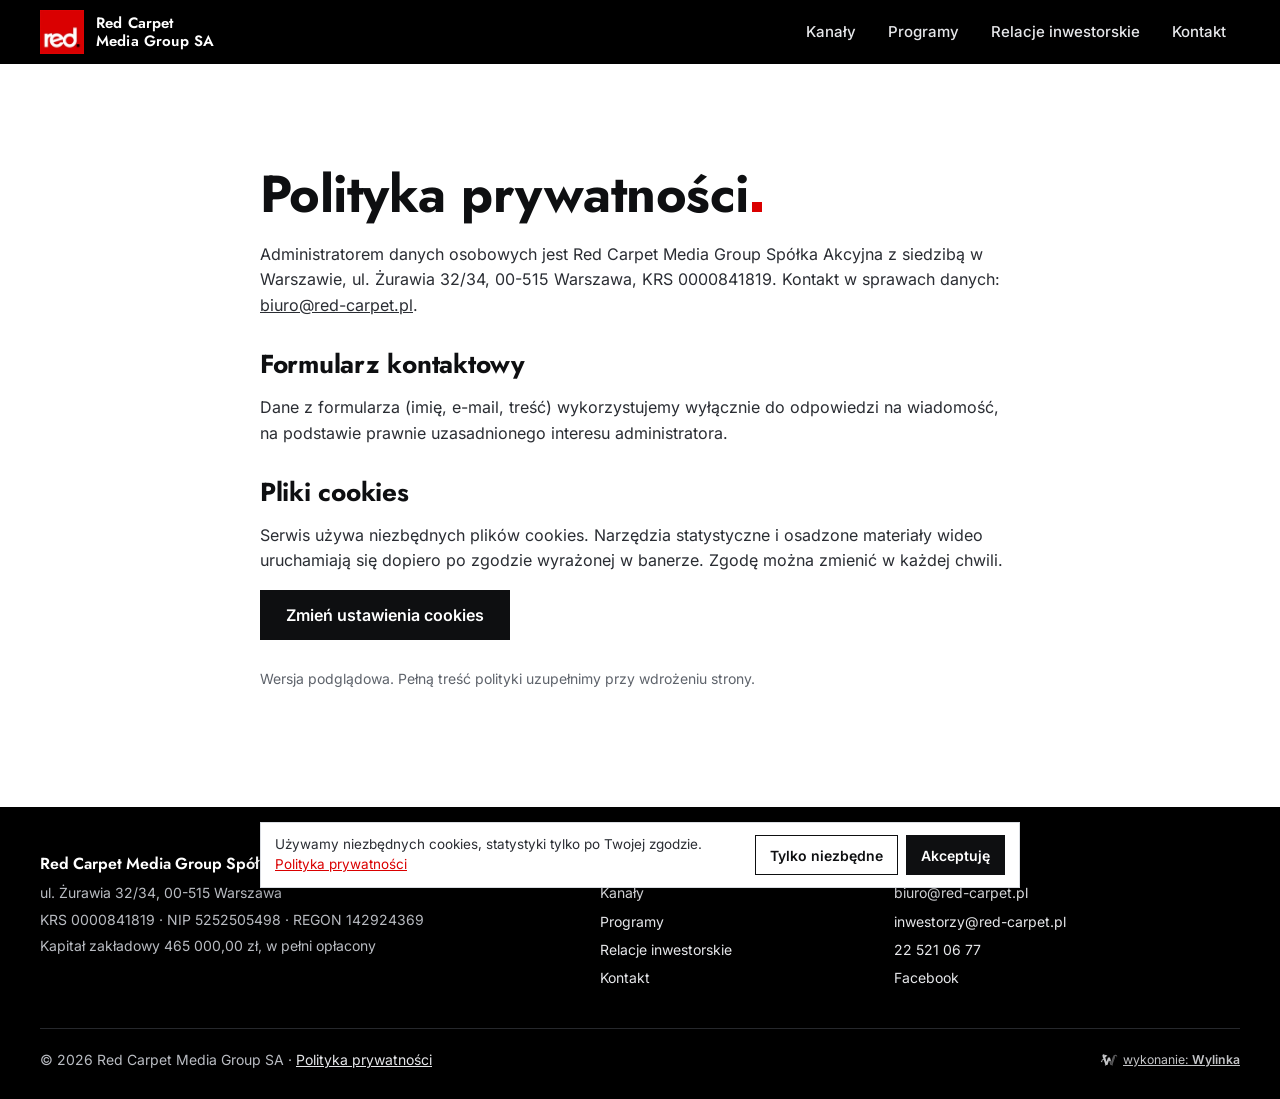
<file: polityka-prywatnosci.html>
<!doctype html>
<html lang="pl"><head><meta charset="utf-8"><meta name="viewport" content="width=device-width,initial-scale=1">
<title>Polityka prywatności - Red Carpet Media Group SA</title><meta name="description" content="Polityka prywatności i plików cookies serwisu red-carpet.pl."><meta name="robots" content="noindex,nofollow">
<meta name="theme-color" content="#000000"><link rel="icon" href="img/favicon.png"><link rel="apple-touch-icon" href="img/apple-touch-icon.png">
<link rel="preload" href="fonts/jost-rdzen.woff2" as="font" type="font/woff2" crossorigin><link rel="preload" href="fonts/inter-rdzen.woff2" as="font" type="font/woff2" crossorigin><link rel="preload" href="fonts/jost-pl.woff2" as="font" type="font/woff2" crossorigin><link rel="preload" href="fonts/inter-pl.woff2" as="font" type="font/woff2" crossorigin>
<style>@font-face{font-family:"Jost";font-weight:500 700;font-display:block;src:url(fonts/jost-rdzen.woff2) format("woff2");unicode-range:U+0020-007E,U+00A0,U+00A9,U+00AB,U+00B0,U+00B7,U+00BB,U+00D3,U+00D7,U+00F3,U+2013-2014,U+2018-2019,U+201C-201E,U+2022,U+2026,U+20AC}
@font-face{font-family:"Jost";font-weight:500 700;font-display:block;src:url(fonts/jost-pl.woff2) format("woff2");unicode-range:U+0104-0107,U+0118-0119,U+0141-0144,U+015A-015B,U+0179-017C}
@font-face{font-family:"Inter";font-weight:400 600;font-display:block;src:url(fonts/inter-rdzen.woff2) format("woff2");unicode-range:U+0020-007E,U+00A0,U+00A9,U+00AB,U+00B0,U+00B7,U+00BB,U+00D3,U+00D7,U+00F3,U+2013-2014,U+2018-2019,U+201C-201E,U+2022,U+2026,U+20AC}
@font-face{font-family:"Inter";font-weight:400 600;font-display:block;src:url(fonts/inter-pl.woff2) format("woff2");unicode-range:U+0104-0107,U+0118-0119,U+0141-0144,U+015A-015B,U+0179-017C}

:root{--red:#DA0000;--red2:#B80000;--ink:#0E0F11;--txt:#2A2D33;--mut:#5E636B;--line:#DADDE2;--gray:#F1F2F4;--blk:#0B0B0C;--tq:#00CBC7;--wrap:min(1200px,calc(100% - 32px));--hh:64px}
*{box-sizing:border-box}html{-webkit-text-size-adjust:100%;scroll-padding-top:calc(var(--hh) + 56px)}
body{margin:0;font:16px/1.6 Inter,system-ui,-apple-system,"Segoe UI",Roboto,sans-serif;color:var(--txt);background:#fff;overflow-x:hidden}
img{max-width:100%;display:block}a{color:inherit}
h1,h2,h3{font-family:Jost,Inter,system-ui,sans-serif;color:var(--ink);line-height:1.1;margin:0;font-weight:700;letter-spacing:-.01em}
h2{font-size:clamp(30px,4.2vw,48px)}h3{font-size:21px;font-weight:600}
.k{display:inline-block;width:.2em;height:.2em;background:var(--red);margin-left:.06em;vertical-align:baseline}
.wrap{width:var(--wrap);margin:0 auto}.nw{white-space:nowrap}
.sec{padding:clamp(56px,8vw,104px) 0}.sec.g{background:var(--gray)}
.sec-h{display:flex;flex-wrap:wrap;align-items:end;justify-content:space-between;gap:12px 32px;margin-bottom:clamp(28px,4vw,44px)}
.sec-h p{margin:0;max-width:560px;color:var(--mut)}
.btn{display:inline-flex;align-items:center;justify-content:center;gap:10px;min-height:50px;padding:0 26px;background:var(--red);color:#fff;font:600 16px/1 Inter,sans-serif;text-decoration:none;border:0;cursor:pointer;transition:background .2s}
.btn:hover{background:var(--red2)}.btn i{width:9px;height:9px;background:#fff;display:inline-block}
.btn.bk{background:var(--ink)}.btn.bk:hover{background:#000}
/* naglowek */
.top{position:sticky;top:0;z-index:50;background:#000;color:#fff;height:var(--hh)}
.top .wrap{height:100%;display:flex;align-items:center;gap:24px}
.logo{display:flex;align-items:center;gap:12px;text-decoration:none;color:#fff;margin-right:auto}
.logo img{width:44px;height:44px}.logo span{font:600 15px/1.2 Jost,sans-serif;letter-spacing:.01em}
.nav{display:flex;gap:4px}.nav a{padding:10px 14px;text-decoration:none;font-weight:500;font-size:15px;color:#E6E7EA;position:relative}
.nav a:hover{color:#fff}.nav a[aria-current=page]{color:#fff}
.nav a[aria-current=page]::after{content:"";position:absolute;left:14px;right:14px;bottom:2px;height:3px;background:var(--red)}
.burger{display:none;width:48px;height:48px;margin-right:-10px;background:none;border:0;color:#fff;cursor:pointer;position:relative}
.burger b,.burger b::before,.burger b::after{position:absolute;left:13px;width:22px;height:2px;background:#fff;content:"";transition:transform .2s}
.burger b{top:23px}.burger b::before{top:-7px;left:0}.burger b::after{top:7px;left:0}
.menu-open .burger b{background:transparent}.menu-open .burger b::before{transform:translateY(7px) rotate(45deg)}.menu-open .burger b::after{transform:translateY(-7px) rotate(-45deg)}
@media (max-width:860px){.burger{display:block}.logo span{display:none}
.nav{position:fixed;inset:var(--hh) 0 auto 0;background:#000;flex-direction:column;padding:8px 16px 24px;gap:0;transform:translateY(-8px);opacity:0;visibility:hidden;transition:.2s}
.menu-open .nav{transform:none;opacity:1;visibility:visible}.nav a{padding:16px 4px;font-size:19px;border-bottom:1px solid #222}.nav a[aria-current=page]::after{left:4px;right:auto;width:28px;bottom:8px}}
/* stopka */
.foot{background:#000;color:#B9BCC2;padding:48px 0 28px;font-size:14px}
.foot .cols{display:grid;grid-template-columns:2fr 1fr 1.3fr;gap:28px}
.foot h3{color:#fff;font-size:16px;margin-bottom:10px}.foot p{margin:0 0 4px}.foot a{color:#E6E7EA;text-decoration:none}.foot a:hover{text-decoration:underline}
.foot ul{list-style:none;margin:0;padding:0}.foot li{margin:0 0 6px}
.foot .bot a,.now a,.ri-side a,.kt dd a,.f small a{text-decoration:underline}.foot .bot{display:flex;flex-wrap:wrap;justify-content:space-between;gap:12px;border-top:1px solid #26282C;margin-top:32px;padding-top:20px}
@media (max-width:760px){.foot .cols{grid-template-columns:1fr 1fr}.foot .cols>div:first-child{grid-column:1/-1}}
/* cookies */
.cookies{position:fixed;left:12px;right:12px;bottom:12px;z-index:60;max-width:760px;margin:0 auto;background:#fff;color:var(--txt);border:1px solid var(--line);box-shadow:0 8px 30px rgba(0,0,0,.18);padding:12px 14px;display:flex;flex-wrap:wrap;align-items:center;gap:8px 14px;font-size:13.5px;line-height:1.45}
.cookies[hidden]{display:none}.cookies p{margin:0;flex:1 1 300px}.cookies a{color:var(--red)}
.cookies .cb{display:flex;gap:8px}.cookies button{min-height:40px;padding:0 14px;font:600 14px Inter,sans-serif;cursor:pointer;border:1px solid var(--ink);background:#fff;color:var(--ink)}
.cookies button.ok{background:var(--ink);color:#fff}
@media (max-width:600px){.cookies{left:8px;right:8px;bottom:8px;padding:10px 12px;font-size:12.5px;gap:8px}.cookies p{flex-basis:100%}.cookies .cb{width:100%}.cookies button{flex:1;min-height:38px;font-size:13.5px}}
.skip{position:absolute;left:-999px}.skip:focus{left:8px;top:8px;z-index:99;background:#fff;padding:8px}
:focus-visible{outline:2px solid var(--red);outline-offset:2px}
.wylinka-badge{display:inline-flex;align-items:center;gap:.4em;color:inherit;text-decoration:none;font-size:.875em;line-height:1;opacity:.85}
.wylinka-badge:hover,.wylinka-badge:focus-visible{opacity:1}
.wylinka-badge:focus-visible{outline:2px solid currentColor;outline-offset:3px;border-radius:2px}
.wylinka-badge svg{width:18px;height:18px;flex:none;overflow:visible}
.wylinka-badge b{font-weight:600}
.wylinka-badge .wy-old{opacity:.45;transform-origin:40px 30px;transition:transform .32s cubic-bezier(.3,.7,.4,1),opacity .32s ease-out}
.wylinka-badge .wy-pod{opacity:0;transition:opacity .2s ease-out .08s}
.wylinka-badge:hover .wy-old,.wylinka-badge:focus-visible .wy-old{transform:translate(9px,7px) rotate(9deg);opacity:0}
.wylinka-badge:hover .wy-pod,.wylinka-badge:focus-visible .wy-pod{opacity:1}
@media (prefers-reduced-motion:reduce){.wylinka-badge .wy-old,.wylinka-badge .wy-pod{transition:none}.wylinka-badge:hover .wy-old,.wylinka-badge:focus-visible .wy-old{transform:none;opacity:.45}.wylinka-badge:hover .wy-pod,.wylinka-badge:focus-visible .wy-pod{opacity:0}}
.pp{max-width:760px}.pp h2{font-size:26px;margin:32px 0 10px}.pp p,.pp li{font-size:16px}</style></head><body><a class="skip" href="#tresc">Przejdź do treści</a>
<header class="top"><div class="wrap"><a class="logo" href="index.html" aria-label="Red Carpet Media Group, strona główna"><img src="img/logo-96.webp" width="44" height="44" alt="red."><span>Red Carpet<br>Media Group SA</span></a>
<nav class="nav" id="nav" aria-label="Menu główne"><a href="index.html#kanaly">Kanały</a><a href="index.html#programy">Programy</a><a href="relacje-inwestorskie.html">Relacje inwestorskie</a><a href="index.html#kontakt">Kontakt</a></nav><button class="burger" aria-label="Menu" aria-expanded="false" aria-controls="nav"><b></b></button></div></header>
<main id="tresc">
<section class="sec"><div class="wrap pp"><h1 style="font-size:clamp(34px,5vw,52px);margin-bottom:18px">Polityka <span class="nw">prywatności<span class="k"></span></span></h1>
<p>Administratorem danych osobowych jest Red Carpet Media Group Spółka Akcyjna z siedzibą w Warszawie, ul. Żurawia 32/34, 00-515 Warszawa, KRS 0000841819. Kontakt w sprawach danych: <a href="mailto:biuro@red-carpet.pl">biuro@red-carpet.pl</a>.</p>
<h2>Formularz kontaktowy</h2><p>Dane z formularza (imię, e-mail, treść) wykorzystujemy wyłącznie do odpowiedzi na wiadomość, na podstawie prawnie uzasadnionego interesu administratora.</p>
<h2>Pliki cookies</h2><p>Serwis używa niezbędnych plików cookies. Narzędzia statystyczne i osadzone materiały wideo uruchamiają się dopiero po zgodzie wyrażonej w banerze. Zgodę można zmienić w każdej chwili.</p>
<p><button class="btn bk" type="button" onclick="try{localStorage.removeItem('rc_ck')}catch(e){};document.getElementById('ck').hidden=false">Zmień ustawienia cookies</button></p>
<p style="color:var(--mut);font-size:14px;margin-top:28px">Wersja podglądowa. Pełną treść polityki uzupełnimy przy wdrożeniu strony.</p></div></section>
</main>
<footer class="foot"><div class="wrap"><div class="cols">
<div><h3>Red Carpet Media Group Spółka Akcyjna</h3><p>ul. Żurawia 32/34, 00-515 Warszawa</p><p>KRS 0000841819 · NIP 5252505498 · REGON 142924369</p><p>Kapitał zakładowy 465 000,00 zł, w pełni opłacony</p></div>
<div><h3>Strona</h3><ul><li><a href="index.html#kanaly">Kanały</a></li><li><a href="index.html#programy">Programy</a></li><li><a href="relacje-inwestorskie.html">Relacje inwestorskie</a></li><li><a href="index.html#kontakt">Kontakt</a></li></ul></div>
<div><h3>Kontakt</h3><ul><li><a href="mailto:biuro@red-carpet.pl">biuro@red-carpet.pl</a></li><li><a href="mailto:inwestorzy@red-carpet.pl">inwestorzy@red-carpet.pl</a></li><li><a href="tel:+48225210677">22 521 06 77</a></li><li><a href="https://www.facebook.com/RedCarpetTelewizja" rel="noopener">Facebook</a></li></ul></div>
</div><div class="bot"><span>© 2026 Red Carpet Media Group SA · <a href="polityka-prywatnosci.html">Polityka prywatności</a></span><a class="wylinka-badge" href="https://wylinka.pl/?utm_source=red-carpet.pl&amp;utm_medium=stopka&amp;utm_campaign=wykonanie" rel="noopener" title="Strona wykonana przez Wylinka"><svg viewBox="0 0 64 64" aria-hidden="true" focusable="false" fill="currentColor"><path d="M9.8 22.8l-1.2-7.9 2.2-3.7 15.5 4.6-.5 1.5-7.2 5.5 4.7 15.6 5-15.6 7 0 4.1 12.7-4.2-.9-2.6 1.8-.8-2.2-5.3 15.6-4.3 0 .4 .2-2.1 2.8-1.3-1.1 1.1-1.4-3.1 .2-.1-1.7 2.2-.1-5.7-16.5-4.8 .6-.8 3.1 0 .5-.3 .5 .8 2.2-1.6 .5-.4-1.3-.8 1.6-1.5-.8 .8-1.6-1.4 .6-.6-1.6 2.3-.8 .2-.4 1.3-4.8 5.9-.8-2.4-6.9zM15.2 13.7l-.1-.4-.4 .8-.1 .8 .1 1 .1 .4 .3 .7 .3-.9 .1-.7 0-.8z"/><path class="wy-pod" d="M37.1 49.8l-4.5-13.3 2.6-1.8 4.2 .9 .9 2.8 3-9.7 0-.5 .1-.8 3.2-8.4 .5-1 .6-1 .9-1.1 1.3-1 1.1-.7 1.4-.5 1.4-.3 .7 0 .9 0 1.2 .3 1.4 .6 .8 .5 .7 .7 .6 .7 .5 .9 .3 .9 .1 .9 0 .8-.2 .9-.5 .9-.5 .6-.7 .5-.7 .3-.1-.1 0-.1 .5-.5 .3-.7 .2-.5 0-.6-.1-.6-.3-.7-.4-.5-.4-.4-.5-.3-.6-.3-.7 0-.7 .1-.6 .1-.5 .4-.5 .5-.3 .5-.2 .7-.1 1.5-1.4 5.1-.8 3.3-.3 .7-.5 .7-6 17.5 1.9 .1-.1 1.7-3.1-.2 1.1 1.4-1.3 1.1-2.1-2.8 .4-.2z"/><path class="wy-old" d="M40.8 50l.4-.2-4.1 0-4.2-12.5 2.5-1.7 4.3 .9 .6 1.9 .6-1.6 0-.3 2.4-7.8 0-.5 .1-.8 3.2-8.4 .4-.8 .6-.9 .9-1.2 .9-.9 1.3-.8 1.4-.6 1.2-.3 1.4-.1 1.3 .1 .6 .2 .8 .3 1.1 .6 .9 .7 .7 .9 .5 .9 .3 .9 .1 1.1-.1 .9-.3 .9-.4 .7-.6 .7-.6 .4-.6 .2-.1-.1 0-.1 .5-.5 .3-.7 .2-.5 0-.5-.1-.6-.2-.6-.3-.5-.4-.5-.5-.3-.6-.3-.7-.1-.6 0-.6 .1-.6 .3-.6 .5-.3 .4-.2 .5-.1 .5-.1 1.5-1.4 5.1-.8 3.3-.3 .7-.5 .7-6 17.5 1.9 .1-.1 1.7-3.1-.2 1.1 1.4-1.3 1.1zM49.6 17.1l.6 1.7-1.5 1.9 .4 .4 1.8-2.1-.7-2.1zM48.1 28.3l.5 1.8-1.7 1.8 .4 .4 1.9-2-.6-2.2zM37.9 41.7l1.7-1.5-.4-.4-1.7 1.4zM42.6 38.7l-1.5 2.8 1.1 2-1.3 2.6 .5 .2 1.5-2.8-1.1-2 1.4-2.5z"/></svg><span>wykonanie: <b>Wylinka</b></span></a></div></div></footer>
<div class="cookies" id="ck" hidden><p>Używamy niezbędnych cookies, statystyki tylko po Twojej zgodzie. <a href="polityka-prywatnosci.html">Polityka prywatności</a></p><div class="cb"><button type="button" data-ck="0">Tylko niezbędne</button><button type="button" class="ok" data-ck="1">Akceptuję</button></div></div>
<script>try{if(!localStorage.getItem('rc_ck'))document.getElementById('ck').hidden=false}catch(e){document.getElementById('ck').hidden=false}</script>
<script src="site.js" defer></script></body></html>
</file>
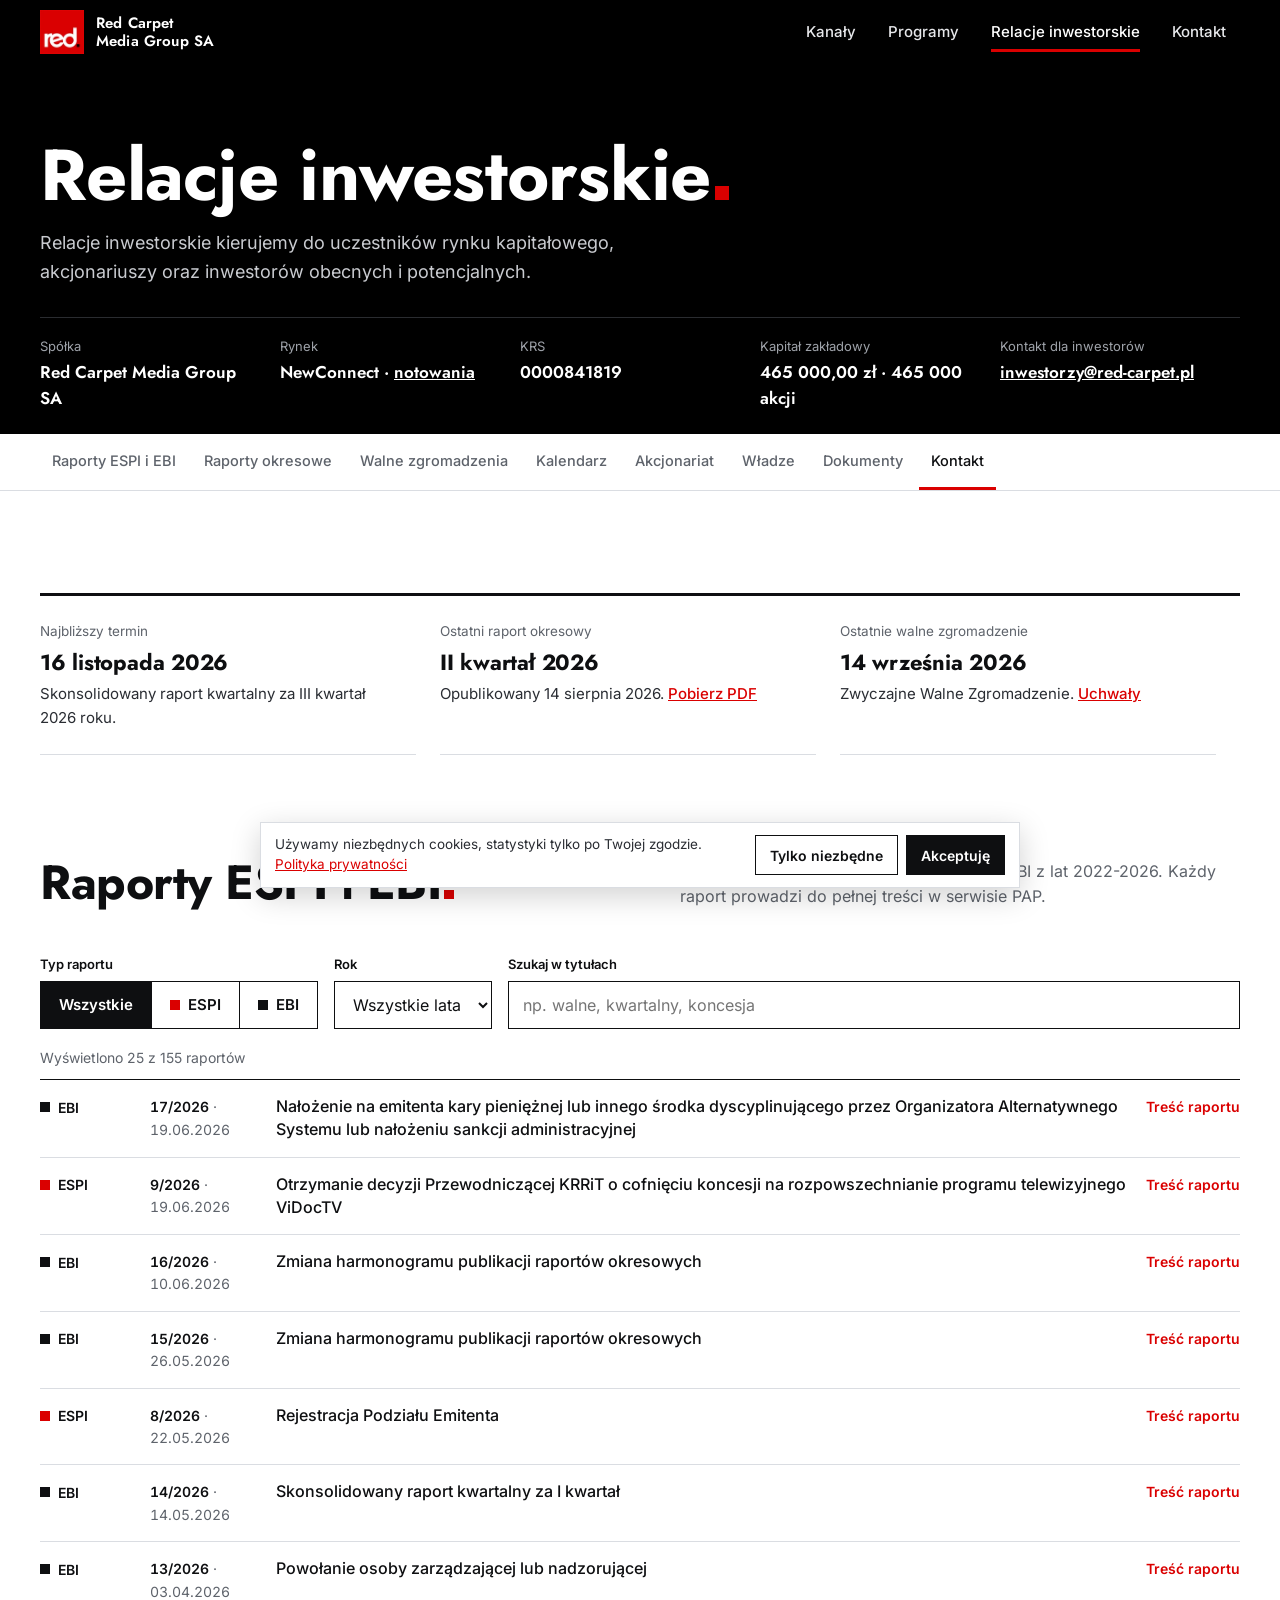
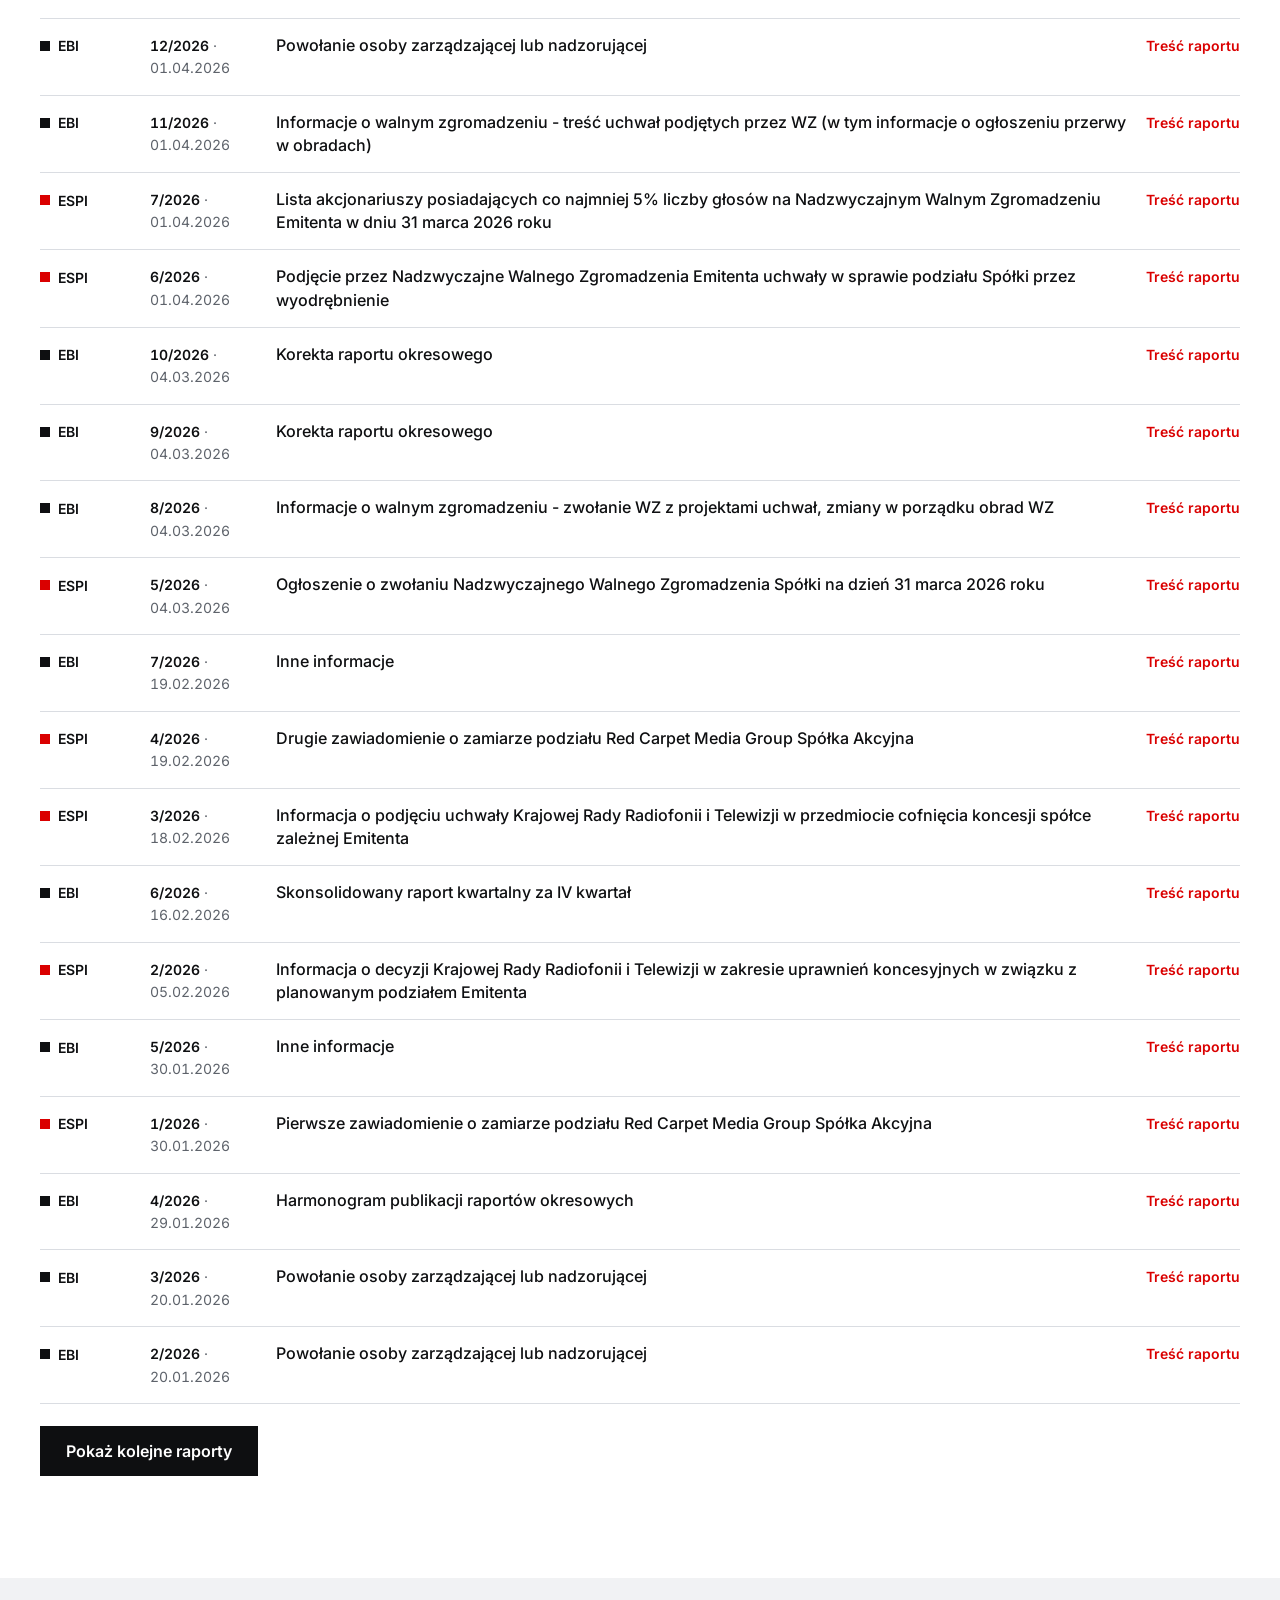
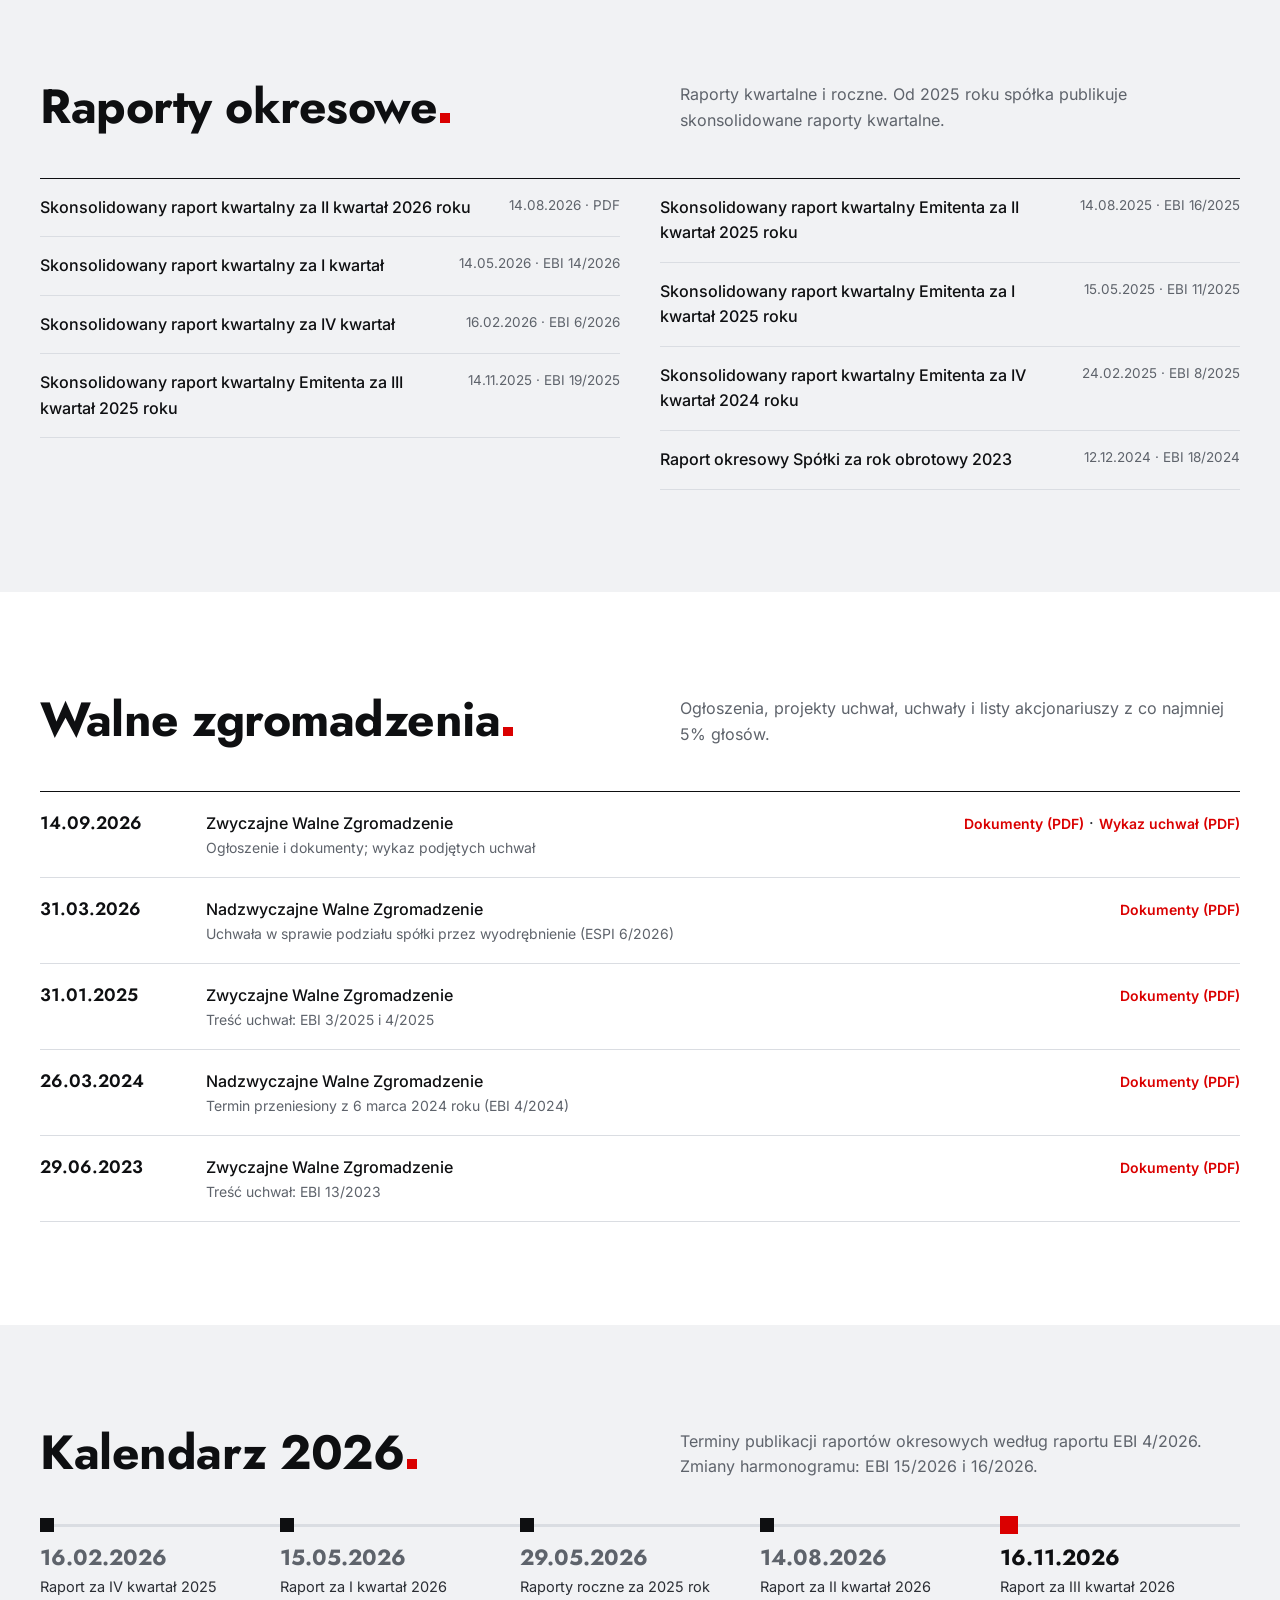
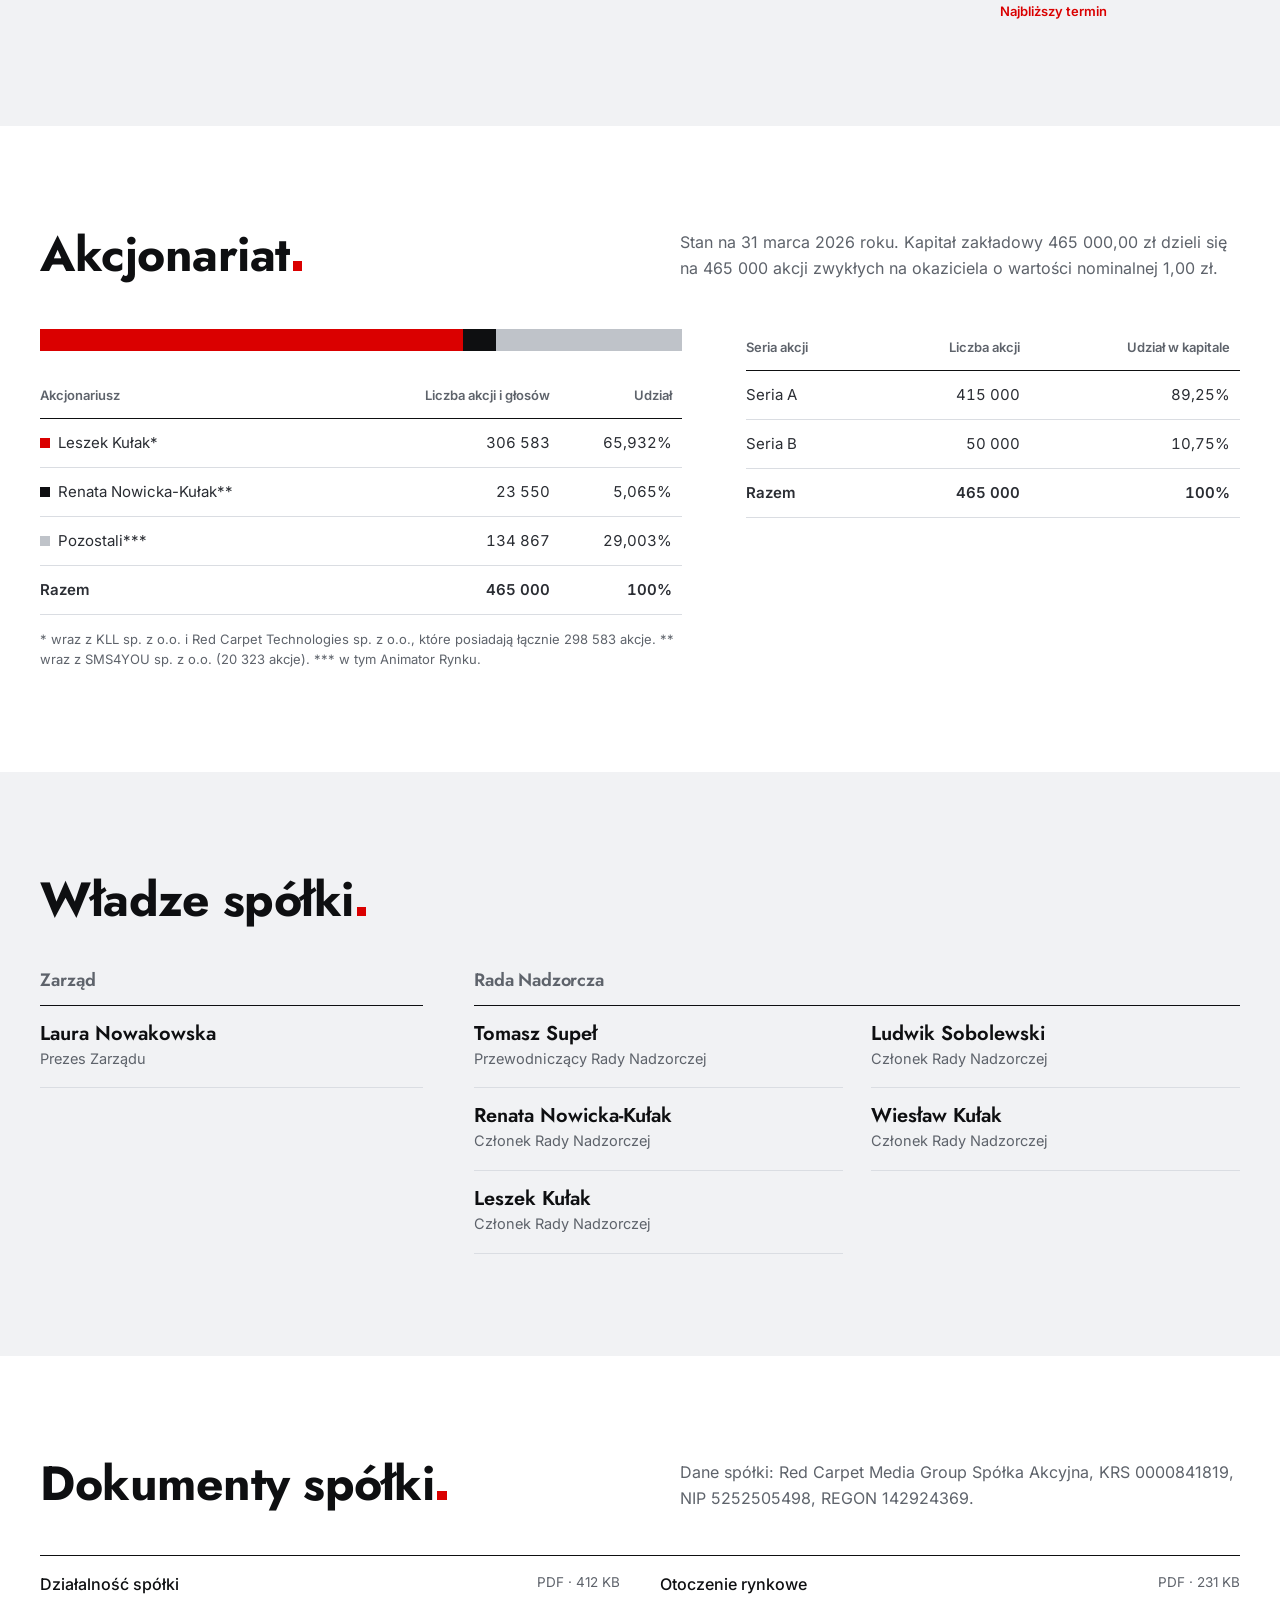
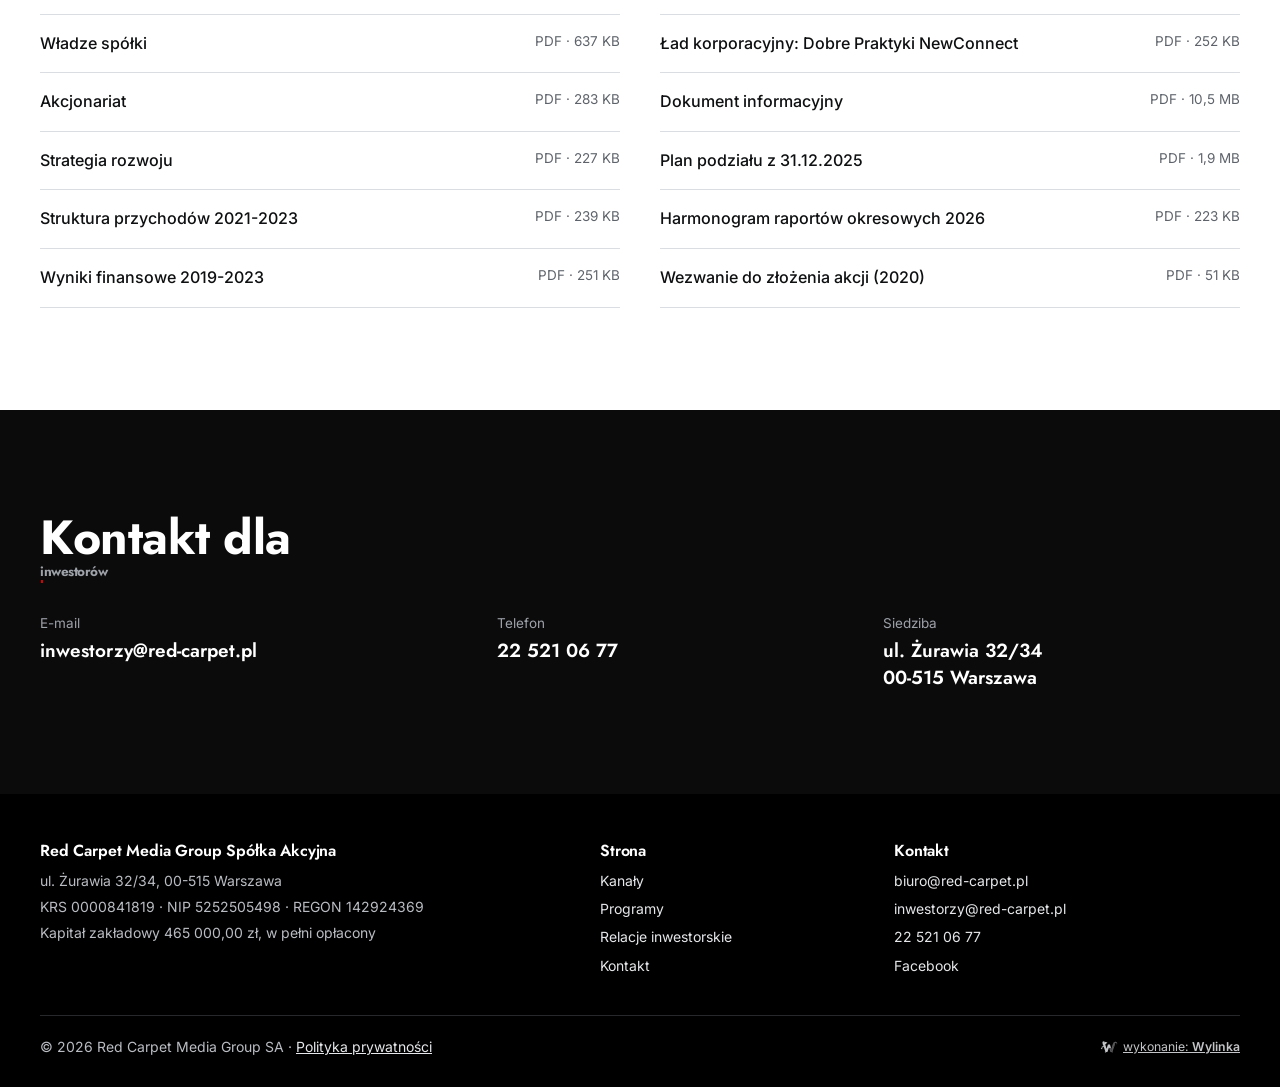
<file: relacje-inwestorskie.html>
<!doctype html>
<html lang="pl"><head><meta charset="utf-8"><meta name="viewport" content="width=device-width,initial-scale=1">
<title>Relacje inwestorskie - Red Carpet Media Group SA</title><meta name="description" content="Relacje inwestorskie Red Carpet Media Group SA: 82 raportów ESPI i 73 raportów EBI z lat 2022-2026, walne zgromadzenia, akcjonariat, kalendarz, dokumenty i kontakt dla inwestorów."><meta name="robots" content="noindex,nofollow">
<meta name="theme-color" content="#000000"><link rel="icon" href="img/favicon.png"><link rel="apple-touch-icon" href="img/apple-touch-icon.png">
<link rel="preload" href="fonts/jost-rdzen.woff2" as="font" type="font/woff2" crossorigin><link rel="preload" href="fonts/inter-rdzen.woff2" as="font" type="font/woff2" crossorigin><link rel="preload" href="fonts/jost-pl.woff2" as="font" type="font/woff2" crossorigin><link rel="preload" href="fonts/inter-pl.woff2" as="font" type="font/woff2" crossorigin>
<style>@font-face{font-family:"Jost";font-weight:500 700;font-display:block;src:url(fonts/jost-rdzen.woff2) format("woff2");unicode-range:U+0020-007E,U+00A0,U+00A9,U+00AB,U+00B0,U+00B7,U+00BB,U+00D3,U+00D7,U+00F3,U+2013-2014,U+2018-2019,U+201C-201E,U+2022,U+2026,U+20AC}
@font-face{font-family:"Jost";font-weight:500 700;font-display:block;src:url(fonts/jost-pl.woff2) format("woff2");unicode-range:U+0104-0107,U+0118-0119,U+0141-0144,U+015A-015B,U+0179-017C}
@font-face{font-family:"Inter";font-weight:400 600;font-display:block;src:url(fonts/inter-rdzen.woff2) format("woff2");unicode-range:U+0020-007E,U+00A0,U+00A9,U+00AB,U+00B0,U+00B7,U+00BB,U+00D3,U+00D7,U+00F3,U+2013-2014,U+2018-2019,U+201C-201E,U+2022,U+2026,U+20AC}
@font-face{font-family:"Inter";font-weight:400 600;font-display:block;src:url(fonts/inter-pl.woff2) format("woff2");unicode-range:U+0104-0107,U+0118-0119,U+0141-0144,U+015A-015B,U+0179-017C}

:root{--red:#DA0000;--red2:#B80000;--ink:#0E0F11;--txt:#2A2D33;--mut:#5E636B;--line:#DADDE2;--gray:#F1F2F4;--blk:#0B0B0C;--tq:#00CBC7;--wrap:min(1200px,calc(100% - 32px));--hh:64px}
*{box-sizing:border-box}html{-webkit-text-size-adjust:100%;scroll-padding-top:calc(var(--hh) + 56px)}
body{margin:0;font:16px/1.6 Inter,system-ui,-apple-system,"Segoe UI",Roboto,sans-serif;color:var(--txt);background:#fff;overflow-x:hidden}
img{max-width:100%;display:block}a{color:inherit}
h1,h2,h3{font-family:Jost,Inter,system-ui,sans-serif;color:var(--ink);line-height:1.1;margin:0;font-weight:700;letter-spacing:-.01em}
h2{font-size:clamp(30px,4.2vw,48px)}h3{font-size:21px;font-weight:600}
.k{display:inline-block;width:.2em;height:.2em;background:var(--red);margin-left:.06em;vertical-align:baseline}
.wrap{width:var(--wrap);margin:0 auto}.nw{white-space:nowrap}
.sec{padding:clamp(56px,8vw,104px) 0}.sec.g{background:var(--gray)}
.sec-h{display:flex;flex-wrap:wrap;align-items:end;justify-content:space-between;gap:12px 32px;margin-bottom:clamp(28px,4vw,44px)}
.sec-h p{margin:0;max-width:560px;color:var(--mut)}
.btn{display:inline-flex;align-items:center;justify-content:center;gap:10px;min-height:50px;padding:0 26px;background:var(--red);color:#fff;font:600 16px/1 Inter,sans-serif;text-decoration:none;border:0;cursor:pointer;transition:background .2s}
.btn:hover{background:var(--red2)}.btn i{width:9px;height:9px;background:#fff;display:inline-block}
.btn.bk{background:var(--ink)}.btn.bk:hover{background:#000}
/* naglowek */
.top{position:sticky;top:0;z-index:50;background:#000;color:#fff;height:var(--hh)}
.top .wrap{height:100%;display:flex;align-items:center;gap:24px}
.logo{display:flex;align-items:center;gap:12px;text-decoration:none;color:#fff;margin-right:auto}
.logo img{width:44px;height:44px}.logo span{font:600 15px/1.2 Jost,sans-serif;letter-spacing:.01em}
.nav{display:flex;gap:4px}.nav a{padding:10px 14px;text-decoration:none;font-weight:500;font-size:15px;color:#E6E7EA;position:relative}
.nav a:hover{color:#fff}.nav a[aria-current=page]{color:#fff}
.nav a[aria-current=page]::after{content:"";position:absolute;left:14px;right:14px;bottom:2px;height:3px;background:var(--red)}
.burger{display:none;width:48px;height:48px;margin-right:-10px;background:none;border:0;color:#fff;cursor:pointer;position:relative}
.burger b,.burger b::before,.burger b::after{position:absolute;left:13px;width:22px;height:2px;background:#fff;content:"";transition:transform .2s}
.burger b{top:23px}.burger b::before{top:-7px;left:0}.burger b::after{top:7px;left:0}
.menu-open .burger b{background:transparent}.menu-open .burger b::before{transform:translateY(7px) rotate(45deg)}.menu-open .burger b::after{transform:translateY(-7px) rotate(-45deg)}
@media (max-width:860px){.burger{display:block}.logo span{display:none}
.nav{position:fixed;inset:var(--hh) 0 auto 0;background:#000;flex-direction:column;padding:8px 16px 24px;gap:0;transform:translateY(-8px);opacity:0;visibility:hidden;transition:.2s}
.menu-open .nav{transform:none;opacity:1;visibility:visible}.nav a{padding:16px 4px;font-size:19px;border-bottom:1px solid #222}.nav a[aria-current=page]::after{left:4px;right:auto;width:28px;bottom:8px}}
/* stopka */
.foot{background:#000;color:#B9BCC2;padding:48px 0 28px;font-size:14px}
.foot .cols{display:grid;grid-template-columns:2fr 1fr 1.3fr;gap:28px}
.foot h3{color:#fff;font-size:16px;margin-bottom:10px}.foot p{margin:0 0 4px}.foot a{color:#E6E7EA;text-decoration:none}.foot a:hover{text-decoration:underline}
.foot ul{list-style:none;margin:0;padding:0}.foot li{margin:0 0 6px}
.foot .bot a,.now a,.ri-side a,.kt dd a,.f small a{text-decoration:underline}.foot .bot{display:flex;flex-wrap:wrap;justify-content:space-between;gap:12px;border-top:1px solid #26282C;margin-top:32px;padding-top:20px}
@media (max-width:760px){.foot .cols{grid-template-columns:1fr 1fr}.foot .cols>div:first-child{grid-column:1/-1}}
/* cookies */
.cookies{position:fixed;left:12px;right:12px;bottom:12px;z-index:60;max-width:760px;margin:0 auto;background:#fff;color:var(--txt);border:1px solid var(--line);box-shadow:0 8px 30px rgba(0,0,0,.18);padding:12px 14px;display:flex;flex-wrap:wrap;align-items:center;gap:8px 14px;font-size:13.5px;line-height:1.45}
.cookies[hidden]{display:none}.cookies p{margin:0;flex:1 1 300px}.cookies a{color:var(--red)}
.cookies .cb{display:flex;gap:8px}.cookies button{min-height:40px;padding:0 14px;font:600 14px Inter,sans-serif;cursor:pointer;border:1px solid var(--ink);background:#fff;color:var(--ink)}
.cookies button.ok{background:var(--ink);color:#fff}
@media (max-width:600px){.cookies{left:8px;right:8px;bottom:8px;padding:10px 12px;font-size:12.5px;gap:8px}.cookies p{flex-basis:100%}.cookies .cb{width:100%}.cookies button{flex:1;min-height:38px;font-size:13.5px}}
.skip{position:absolute;left:-999px}.skip:focus{left:8px;top:8px;z-index:99;background:#fff;padding:8px}
:focus-visible{outline:2px solid var(--red);outline-offset:2px}
.wylinka-badge{display:inline-flex;align-items:center;gap:.4em;color:inherit;text-decoration:none;font-size:.875em;line-height:1;opacity:.85}
.wylinka-badge:hover,.wylinka-badge:focus-visible{opacity:1}
.wylinka-badge:focus-visible{outline:2px solid currentColor;outline-offset:3px;border-radius:2px}
.wylinka-badge svg{width:18px;height:18px;flex:none;overflow:visible}
.wylinka-badge b{font-weight:600}
.wylinka-badge .wy-old{opacity:.45;transform-origin:40px 30px;transition:transform .32s cubic-bezier(.3,.7,.4,1),opacity .32s ease-out}
.wylinka-badge .wy-pod{opacity:0;transition:opacity .2s ease-out .08s}
.wylinka-badge:hover .wy-old,.wylinka-badge:focus-visible .wy-old{transform:translate(9px,7px) rotate(9deg);opacity:0}
.wylinka-badge:hover .wy-pod,.wylinka-badge:focus-visible .wy-pod{opacity:1}
@media (prefers-reduced-motion:reduce){.wylinka-badge .wy-old,.wylinka-badge .wy-pod{transition:none}.wylinka-badge:hover .wy-old,.wylinka-badge:focus-visible .wy-old{transform:none;opacity:.45}.wylinka-badge:hover .wy-pod,.wylinka-badge:focus-visible .wy-pod{opacity:0}}

.pg{background:#000;color:#D5D7DB;padding:clamp(40px,6vw,72px) 0 0}
.pg h1{color:#fff;font-size:clamp(38px,6vw,72px);margin:0 0 14px}.pg .lead{max-width:640px;margin:0 0 30px;font-size:clamp(16px,1.4vw,19px);color:#C9CBD0}
.dane{display:grid;grid-template-columns:repeat(5,minmax(0,1fr));border-top:1px solid #2A2C30}
.dane div{padding:18px 18px 22px 0}.dane span{display:block;font-size:13px;color:#9EA2A9;margin-bottom:4px}.dane b{color:#fff;font:600 17px/1.3 Jost,sans-serif;word-break:break-word}.dane a{color:#fff}
.sub{position:sticky;top:var(--hh);z-index:40;background:#fff;border-bottom:1px solid var(--line)}
.sub .wrap{display:flex;gap:4px;overflow-x:auto;scrollbar-width:none}.sub .wrap::-webkit-scrollbar{display:none}
.sub a{flex:none;padding:15px 12px;text-decoration:none;font-weight:500;font-size:14.5px;color:var(--mut);border-bottom:3px solid transparent}
.sub a:hover{color:var(--ink)}.sub a.on{color:var(--ink);border-color:var(--red)}
@media (max-width:860px){.dane{grid-template-columns:repeat(2,minmax(0,1fr))}.dane div:last-child{grid-column:1/-1}}
/* teraz */
.now{display:grid;grid-template-columns:repeat(3,minmax(0,1fr));gap:0;border-top:3px solid var(--ink)}
.now>div{padding:22px 24px 24px 0;margin-right:24px;border-bottom:1px solid var(--line)}
.now span{font-size:13.5px;color:var(--mut)}.now h2{margin:6px 0 8px;font-size:22px}.now p{margin:0;font-size:15px}.now a{color:var(--red);font-weight:500}
@media (max-width:860px){.now{grid-template-columns:minmax(0,1fr)}.now>div{margin:0;padding-right:0}}
/* filtry */
.flt{display:flex;flex-wrap:wrap;gap:12px 16px;align-items:end;margin-bottom:18px}
.flt label{display:block;font-size:13px;font-weight:600;color:var(--ink);margin-bottom:6px}
.seg{display:flex;border:1px solid var(--ink)}.seg button{min-height:46px;padding:0 18px;border:0;background:#fff;font:600 15px Inter,sans-serif;color:var(--ink);cursor:pointer;display:flex;align-items:center;gap:8px}
.seg button+button{border-left:1px solid var(--ink)}.seg button[aria-pressed=true]{background:var(--ink);color:#fff}
.flt select,.flt input{min-height:48px;font:16px Inter,sans-serif;padding:0 14px;border:1px solid var(--ink);background:#fff;color:var(--ink);border-radius:0}
.flt .q{flex:1 1 260px}.flt .q input{width:100%}
.kd{display:inline-block;width:10px;height:10px;background:var(--red);flex:none}.kd.ebi{background:var(--ink)}
.seg button[aria-pressed=true] .kd.ebi{background:#fff}
.cnt{font-size:14px;color:var(--mut);margin:0 0 10px}
.rep{list-style:none;margin:0;padding:0;border-top:1px solid var(--ink)}
.rep li{display:grid;grid-template-columns:96px 112px minmax(0,1fr) auto;gap:14px;align-items:baseline;padding:15px 0;border-bottom:1px solid var(--line)}
.rep li[hidden]{display:none}.rep .ty{display:flex;align-items:center;gap:8px;font:600 14px Inter,sans-serif;color:var(--ink)}
.rep .nr{font-variant-numeric:tabular-nums;color:var(--mut);font-size:14px}.rep .nr b{color:var(--ink);font-weight:600}
.rep .t{color:var(--ink);font-weight:500;line-height:1.45}.rep a.go{color:var(--red);font-weight:600;font-size:14px;text-decoration:none;white-space:nowrap}.rep a.go:hover{text-decoration:underline}
.more{margin-top:22px}.empty{padding:22px 0;color:var(--mut)}
@media (max-width:760px){.rep li{grid-template-columns:auto minmax(0,1fr);gap:4px 12px}.rep .t{grid-column:1/-1}.rep a.go{grid-column:1/-1}.rep .nr{text-align:right}}
/* listy dokumentow */
.docs{list-style:none;margin:0;padding:0;border-top:1px solid var(--ink);columns:2;column-gap:40px}
.docs li{break-inside:avoid;border-bottom:1px solid var(--line)}
.docs a{display:flex;justify-content:space-between;gap:16px;padding:16px 0;text-decoration:none;color:var(--ink);font-weight:500}
.docs a:hover span:first-child{text-decoration:underline}.docs small{color:var(--mut);font-weight:400;white-space:nowrap;font-size:13.5px}
@media (max-width:760px){.docs{columns:1}}
.wz{list-style:none;margin:0;padding:0;border-top:1px solid var(--ink)}
.wz li{display:grid;grid-template-columns:150px minmax(0,1fr) auto;gap:16px;padding:18px 0;border-bottom:1px solid var(--line);align-items:baseline}
.wz .d{font:600 18px Jost,sans-serif;color:var(--ink)}.wz .t{font-weight:500;color:var(--ink)}.wz .t small{display:block;color:var(--mut);font-weight:400;font-size:14px}
.wz a{color:var(--red);font-weight:600;font-size:14px;text-decoration:none;white-space:nowrap}.wz a:hover{text-decoration:underline}
@media (max-width:760px){.wz li{grid-template-columns:minmax(0,1fr);gap:2px}}
/* kalendarz */
.kal{list-style:none;margin:0;padding:0;display:grid;grid-template-columns:repeat(5,minmax(0,1fr));border-top:3px solid var(--line)}
.kal li{padding:18px 16px 0 0;position:relative}.kal li::before{content:"";position:absolute;top:-9px;left:0;width:14px;height:14px;background:#BFC3C9}
.kal li.past::before{background:var(--ink)}.kal li.next::before{background:var(--red);width:18px;height:18px;top:-11px}
.kal b{display:block;font:700 22px/1.1 Jost,sans-serif;color:var(--ink);margin-bottom:6px}.kal span{font-size:14.5px;display:block}.kal em{font-style:normal;font-size:13px;color:var(--red);font-weight:600}
.kal li.past b{color:var(--mut)}
@media (max-width:860px){.kal{grid-template-columns:minmax(0,1fr);border-top:0;border-left:3px solid var(--line);margin-left:7px}.kal li{padding:0 0 22px 22px}.kal li::before{left:-9px;top:4px}.kal li.next::before{left:-11px;top:2px}}
/* akcjonariat */
.ak{display:grid;grid-template-columns:1.3fr 1fr;gap:clamp(28px,5vw,64px);align-items:start}
.bar{display:flex;height:22px;margin:4px 0 22px}.bar i{display:block;height:100%}
table.tb{width:100%;border-collapse:collapse;font-size:15px}.tb th,.tb td{text-align:left;padding:12px 10px 12px 0;border-bottom:1px solid var(--line);vertical-align:top}
.tb th{font-size:13px;color:var(--mut);font-weight:600;border-bottom:1px solid var(--ink)}.tb td.n{text-align:right;font-variant-numeric:tabular-nums;white-space:nowrap}.tb th.n{text-align:right}
.tb .sw{display:inline-block;width:10px;height:10px;margin-right:8px}
.fn{font-size:13px;color:var(--mut);margin:14px 0 0;line-height:1.55}
.tbw{overflow-x:auto}
@media (max-width:860px){.ak{grid-template-columns:minmax(0,1fr)}}
/* wladze */
.wl{display:grid;grid-template-columns:1fr 2fr;gap:clamp(24px,4vw,56px)}
.wl h3{font-size:18px;color:var(--mut);font-weight:600;margin-bottom:14px}
.os{list-style:none;margin:0;padding:0;border-top:1px solid var(--ink);display:grid;grid-template-columns:repeat(2,minmax(0,1fr));column-gap:28px}
.wl .z .os{grid-template-columns:minmax(0,1fr)}
.os li{padding:16px 0;border-bottom:1px solid var(--line)}.os b{display:block;font:600 20px/1.2 Jost,sans-serif;color:var(--ink)}.os span{font-size:14.5px;color:var(--mut)}
@media (max-width:760px){.wl{grid-template-columns:minmax(0,1fr)}.os{grid-template-columns:minmax(0,1fr)}}
/* kontakt IR */
.kir{background:var(--blk);color:#C9CBD0}.kir h2{color:#fff}
.kir .g{display:grid;grid-template-columns:1.2fr 1fr 1fr;gap:28px;margin-top:30px}
.kir span{display:block;font-size:13.5px;color:#9EA2A9;margin-bottom:4px}.kir a,.kir b{color:#fff;font:600 19px/1.35 Jost,sans-serif;text-decoration:none}.kir a:hover{text-decoration:underline}
@media (max-width:760px){.kir .g{grid-template-columns:minmax(0,1fr)}}
</style></head><body><a class="skip" href="#tresc">Przejdź do treści</a>
<header class="top"><div class="wrap"><a class="logo" href="index.html" aria-label="Red Carpet Media Group, strona główna"><img src="img/logo-96.webp" width="44" height="44" alt="red."><span>Red Carpet<br>Media Group SA</span></a>
<nav class="nav" id="nav" aria-label="Menu główne"><a href="index.html#kanaly">Kanały</a><a href="index.html#programy">Programy</a><a href="relacje-inwestorskie.html" aria-current=page>Relacje inwestorskie</a><a href="index.html#kontakt">Kontakt</a></nav><button class="burger" aria-label="Menu" aria-expanded="false" aria-controls="nav"><b></b></button></div></header>
<main id="tresc">
<section class="pg"><div class="wrap"><h1>Relacje <span class="nw">inwestorskie<span class="k"></span></span></h1>
<p class="lead">Relacje inwestorskie kierujemy do uczestników rynku kapitałowego, akcjonariuszy oraz inwestorów obecnych i potencjalnych.</p>
<div class="dane"><div><span>Spółka</span><b>Red Carpet Media Group SA</b></div><div><span>Rynek</span><b>NewConnect · <a href="https://stooq.pl/q/?s=rcm" rel="noopener">notowania</a></b></div><div><span>KRS</span><b>0000841819</b></div><div><span>Kapitał zakładowy</span><b>465 000,00 zł · 465 000 akcji</b></div><div><span>Kontakt dla inwestorów</span><b><a href="mailto:inwestorzy@red-carpet.pl">inwestorzy@red-carpet.pl</a></b></div></div></div></section>
<nav class="sub" aria-label="Sekcje relacji inwestorskich"><div class="wrap"><a href="#raporty">Raporty ESPI i EBI</a><a href="#okresowe">Raporty okresowe</a><a href="#walne">Walne zgromadzenia</a><a href="#kalendarz">Kalendarz</a><a href="#akcjonariat">Akcjonariat</a><a href="#wladze">Władze</a><a href="#dokumenty">Dokumenty</a><a href="#kontakt-ir">Kontakt</a></div></nav>

<section class="sec" style="padding-bottom:0"><div class="wrap"><div class="now">
<div><span>Najbliższy termin</span><h2>16 listopada 2026</h2><p>Skonsolidowany raport kwartalny za III kwartał 2026 roku.</p></div>
<div><span>Ostatni raport okresowy</span><h2>II kwartał 2026</h2><p>Opublikowany 14 sierpnia 2026. <a href="https://red-carpet.pl/info/info1786740559.pdf" rel="noopener">Pobierz PDF</a></p></div>
<div><span>Ostatnie walne zgromadzenie</span><h2>14 września 2026</h2><p>Zwyczajne Walne Zgromadzenie. <a href="#walne">Uchwały</a></p></div></div></div></section>

<section class="sec" id="raporty"><div class="wrap"><div class="sec-h"><h2>Raporty ESPI i <span class="nw">EBI<span class="k"></span></span></h2><p>82 raportów bieżących ESPI i 73 raportów EBI z lat 2022-2026. Każdy raport prowadzi do pełnej treści w serwisie PAP.</p></div>
<div class="flt"><div><label id="lt">Typ raportu</label><div class="seg" role="group" aria-labelledby="lt"><button type="button" data-typ="" aria-pressed="true">Wszystkie</button><button type="button" data-typ="ESPI" aria-pressed="false"><i class="kd"></i>ESPI</button><button type="button" data-typ="EBI" aria-pressed="false"><i class="kd ebi"></i>EBI</button></div></div>
<div><label for="rok">Rok</label><select id="rok"><option value="">Wszystkie lata</option><option value="2026">2026</option><option value="2025">2025</option><option value="2024">2024</option><option value="2023">2023</option><option value="2022">2022</option></select></div>
<div class="q"><label for="szukaj">Szukaj w tytułach</label><input id="szukaj" type="search" placeholder="np. walne, kwartalny, koncesja" autocomplete="off"></div></div>
<p class="cnt" id="cnt" aria-live="polite">Wyświetlono 25 z 155 raportów</p>
<ul class="rep" id="rep"><li data-t="EBI" data-y="2026" data-s="nałożenie na emitenta kary pieniężnej lub innego środka dyscyplinującego przez organizatora alternatywnego systemu lub nałożeniu sankcji administracyjnej 17/2026"><span class="ty"><i class="kd ebi"></i>EBI</span><span class="nr"><b>17/2026</b> · 19.06.2026</span><span class="t">Nałożenie na emitenta kary pieniężnej lub innego środka dyscyplinującego przez Organizatora Alternatywnego Systemu lub nałożeniu sankcji administracyjnej</span><a class="go" href="https://biznes.pap.pl/wiadomosci/firmy/red-carpet-media-group-sa-172026-nalozenie-na-emitenta-kary-pienieznej-lub-innego" rel="noopener">Treść raportu</a></li><li data-t="ESPI" data-y="2026" data-s="otrzymanie decyzji przewodniczącej krrit o cofnięciu koncesji na rozpowszechnianie programu telewizyjnego vidoctv 9/2026"><span class="ty"><i class="kd"></i>ESPI</span><span class="nr"><b>9/2026</b> · 19.06.2026</span><span class="t">Otrzymanie decyzji Przewodniczącej KRRiT o cofnięciu koncesji na rozpowszechnianie programu telewizyjnego ViDocTV</span><a class="go" href="https://espiebi.pap.pl/node/725470" rel="noopener">Treść raportu</a></li><li data-t="EBI" data-y="2026" data-s="zmiana harmonogramu publikacji raportów okresowych 16/2026"><span class="ty"><i class="kd ebi"></i>EBI</span><span class="nr"><b>16/2026</b> · 10.06.2026</span><span class="t">Zmiana harmonogramu publikacji raportów okresowych</span><a class="go" href="https://biznes.pap.pl/wiadomosci/firmy/red-carpet-media-group-sa-162026-zmiana-harmonogramu-publikacji-raportow" rel="noopener">Treść raportu</a></li><li data-t="EBI" data-y="2026" data-s="zmiana harmonogramu publikacji raportów okresowych 15/2026"><span class="ty"><i class="kd ebi"></i>EBI</span><span class="nr"><b>15/2026</b> · 26.05.2026</span><span class="t">Zmiana harmonogramu publikacji raportów okresowych</span><a class="go" href="https://biznes.pap.pl/wiadomosci/firmy/red-carpet-media-group-sa-152026-zmiana-harmonogramu-publikacji-raportow" rel="noopener">Treść raportu</a></li><li data-t="ESPI" data-y="2026" data-s="rejestracja podziału emitenta 8/2026"><span class="ty"><i class="kd"></i>ESPI</span><span class="nr"><b>8/2026</b> · 22.05.2026</span><span class="t">Rejestracja Podziału Emitenta</span><a class="go" href="https://espiebi.pap.pl/node/722524" rel="noopener">Treść raportu</a></li><li data-t="EBI" data-y="2026" data-s="skonsolidowany raport kwartalny za i kwartał 14/2026"><span class="ty"><i class="kd ebi"></i>EBI</span><span class="nr"><b>14/2026</b> · 14.05.2026</span><span class="t">Skonsolidowany raport kwartalny za I kwartał</span><a class="go" href="https://biznes.pap.pl/wiadomosci/firmy/red-carpet-media-group-sa-142026-skonsolidowany-raport-kwartalny-za-i-kwartal" rel="noopener">Treść raportu</a></li><li data-t="EBI" data-y="2026" data-s="powołanie osoby zarządzającej lub nadzorującej 13/2026"><span class="ty"><i class="kd ebi"></i>EBI</span><span class="nr"><b>13/2026</b> · 03.04.2026</span><span class="t">Powołanie osoby zarządzającej lub nadzorującej</span><a class="go" href="https://biznes.pap.pl/wiadomosci/firmy/red-carpet-media-group-sa-132026-powolanie-osoby-zarzadzajacej-lub-nadzorujacej" rel="noopener">Treść raportu</a></li><li data-t="EBI" data-y="2026" data-s="powołanie osoby zarządzającej lub nadzorującej 12/2026"><span class="ty"><i class="kd ebi"></i>EBI</span><span class="nr"><b>12/2026</b> · 01.04.2026</span><span class="t">Powołanie osoby zarządzającej lub nadzorującej</span><a class="go" href="https://biznes.pap.pl/wiadomosci/firmy/red-carpet-media-group-sa-122026-powolanie-osoby-zarzadzajacej-lub-nadzorujacej" rel="noopener">Treść raportu</a></li><li data-t="EBI" data-y="2026" data-s="informacje o walnym zgromadzeniu - treść uchwał podjętych przez wz (w tym informacje o ogłoszeniu przerwy w obradach) 11/2026"><span class="ty"><i class="kd ebi"></i>EBI</span><span class="nr"><b>11/2026</b> · 01.04.2026</span><span class="t">Informacje o walnym zgromadzeniu - treść uchwał podjętych przez WZ (w tym informacje o ogłoszeniu przerwy w obradach)</span><a class="go" href="https://biznes.pap.pl/wiadomosci/firmy/red-carpet-media-group-sa-112026-informacje-o-walnym-zgromadzeniu-tresc-uchwal" rel="noopener">Treść raportu</a></li><li data-t="ESPI" data-y="2026" data-s="lista akcjonariuszy posiadających co najmniej 5% liczby głosów na nadzwyczajnym walnym zgromadzeniu emitenta w dniu 31 marca 2026 roku 7/2026"><span class="ty"><i class="kd"></i>ESPI</span><span class="nr"><b>7/2026</b> · 01.04.2026</span><span class="t">Lista akcjonariuszy posiadających co najmniej 5% liczby głosów na Nadzwyczajnym Walnym Zgromadzeniu Emitenta w dniu 31 marca 2026 roku</span><a class="go" href="https://espiebi.pap.pl/node/718239" rel="noopener">Treść raportu</a></li><li data-t="ESPI" data-y="2026" data-s="podjęcie przez nadzwyczajne walnego zgromadzenia emitenta uchwały w sprawie podziału spółki przez wyodrębnienie 6/2026"><span class="ty"><i class="kd"></i>ESPI</span><span class="nr"><b>6/2026</b> · 01.04.2026</span><span class="t">Podjęcie przez Nadzwyczajne Walnego Zgromadzenia Emitenta uchwały w sprawie podziału Spółki przez wyodrębnienie</span><a class="go" href="https://espiebi.pap.pl/node/718233" rel="noopener">Treść raportu</a></li><li data-t="EBI" data-y="2026" data-s="korekta raportu okresowego 10/2026"><span class="ty"><i class="kd ebi"></i>EBI</span><span class="nr"><b>10/2026</b> · 04.03.2026</span><span class="t">Korekta raportu okresowego</span><a class="go" href="https://biznes.pap.pl/wiadomosci/firmy/red-carpet-media-group-sa-102026-korekta-raportu-okresowego" rel="noopener">Treść raportu</a></li><li data-t="EBI" data-y="2026" data-s="korekta raportu okresowego 9/2026"><span class="ty"><i class="kd ebi"></i>EBI</span><span class="nr"><b>9/2026</b> · 04.03.2026</span><span class="t">Korekta raportu okresowego</span><a class="go" href="https://biznes.pap.pl/wiadomosci/firmy/red-carpet-media-group-sa-92026-korekta-raportu-okresowego" rel="noopener">Treść raportu</a></li><li data-t="EBI" data-y="2026" data-s="informacje o walnym zgromadzeniu - zwołanie wz z projektami uchwał, zmiany w porządku obrad wz 8/2026"><span class="ty"><i class="kd ebi"></i>EBI</span><span class="nr"><b>8/2026</b> · 04.03.2026</span><span class="t">Informacje o walnym zgromadzeniu - zwołanie WZ z projektami uchwał, zmiany w porządku obrad WZ</span><a class="go" href="https://biznes.pap.pl/wiadomosci/firmy/red-carpet-media-group-sa-82026-informacje-o-walnym-zgromadzeniu-zwolanie-wz-z" rel="noopener">Treść raportu</a></li><li data-t="ESPI" data-y="2026" data-s="ogłoszenie o zwołaniu nadzwyczajnego walnego zgromadzenia spółki na dzień 31 marca 2026 roku 5/2026"><span class="ty"><i class="kd"></i>ESPI</span><span class="nr"><b>5/2026</b> · 04.03.2026</span><span class="t">Ogłoszenie o zwołaniu Nadzwyczajnego Walnego Zgromadzenia Spółki na dzień 31 marca 2026 roku</span><a class="go" href="https://espiebi.pap.pl/node/716224" rel="noopener">Treść raportu</a></li><li data-t="EBI" data-y="2026" data-s="inne informacje 7/2026"><span class="ty"><i class="kd ebi"></i>EBI</span><span class="nr"><b>7/2026</b> · 19.02.2026</span><span class="t">Inne informacje</span><a class="go" href="https://biznes.pap.pl/wiadomosci/firmy/red-carpet-media-group-sa-72026-inne-informacje" rel="noopener">Treść raportu</a></li><li data-t="ESPI" data-y="2026" data-s="drugie zawiadomienie o zamiarze podziału red carpet media group spółka akcyjna 4/2026"><span class="ty"><i class="kd"></i>ESPI</span><span class="nr"><b>4/2026</b> · 19.02.2026</span><span class="t">Drugie zawiadomienie o zamiarze podziału Red Carpet Media Group Spółka Akcyjna</span><a class="go" href="https://espiebi.pap.pl/node/715449" rel="noopener">Treść raportu</a></li><li data-t="ESPI" data-y="2026" data-s="informacja o podjęciu uchwały krajowej rady radiofonii i telewizji w przedmiocie cofnięcia koncesji spółce zależnej emitenta 3/2026"><span class="ty"><i class="kd"></i>ESPI</span><span class="nr"><b>3/2026</b> · 18.02.2026</span><span class="t">Informacja o podjęciu uchwały Krajowej Rady Radiofonii i Telewizji w przedmiocie cofnięcia koncesji spółce zależnej Emitenta</span><a class="go" href="https://espiebi.pap.pl/node/715360" rel="noopener">Treść raportu</a></li><li data-t="EBI" data-y="2026" data-s="skonsolidowany raport kwartalny za iv kwartał 6/2026"><span class="ty"><i class="kd ebi"></i>EBI</span><span class="nr"><b>6/2026</b> · 16.02.2026</span><span class="t">Skonsolidowany raport kwartalny za IV kwartał</span><a class="go" href="https://biznes.pap.pl/wiadomosci/firmy/red-carpet-media-group-sa-62026-skonsolidowany-raport-kwartalny-za-iv-kwartal" rel="noopener">Treść raportu</a></li><li data-t="ESPI" data-y="2026" data-s="informacja o decyzji krajowej rady radiofonii i telewizji w zakresie uprawnień koncesyjnych w związku z planowanym podziałem emitenta 2/2026"><span class="ty"><i class="kd"></i>ESPI</span><span class="nr"><b>2/2026</b> · 05.02.2026</span><span class="t">Informacja o decyzji Krajowej Rady Radiofonii i Telewizji w zakresie uprawnień koncesyjnych w związku z planowanym podziałem Emitenta</span><a class="go" href="https://espiebi.pap.pl/node/714664" rel="noopener">Treść raportu</a></li><li data-t="EBI" data-y="2026" data-s="inne informacje 5/2026"><span class="ty"><i class="kd ebi"></i>EBI</span><span class="nr"><b>5/2026</b> · 30.01.2026</span><span class="t">Inne informacje</span><a class="go" href="https://biznes.pap.pl/wiadomosci/firmy/red-carpet-media-group-sa-52026-inne-informacje" rel="noopener">Treść raportu</a></li><li data-t="ESPI" data-y="2026" data-s="pierwsze zawiadomienie o zamiarze podziału red carpet media group spółka akcyjna 1/2026"><span class="ty"><i class="kd"></i>ESPI</span><span class="nr"><b>1/2026</b> · 30.01.2026</span><span class="t">Pierwsze zawiadomienie o zamiarze podziału Red Carpet Media Group Spółka Akcyjna</span><a class="go" href="https://espiebi.pap.pl/node/714363" rel="noopener">Treść raportu</a></li><li data-t="EBI" data-y="2026" data-s="harmonogram publikacji raportów okresowych 4/2026"><span class="ty"><i class="kd ebi"></i>EBI</span><span class="nr"><b>4/2026</b> · 29.01.2026</span><span class="t">Harmonogram publikacji raportów okresowych</span><a class="go" href="https://biznes.pap.pl/wiadomosci/firmy/red-carpet-media-group-sa-42026-harmonogram-publikacji-raportow-okresowych" rel="noopener">Treść raportu</a></li><li data-t="EBI" data-y="2026" data-s="powołanie osoby zarządzającej lub nadzorującej 3/2026"><span class="ty"><i class="kd ebi"></i>EBI</span><span class="nr"><b>3/2026</b> · 20.01.2026</span><span class="t">Powołanie osoby zarządzającej lub nadzorującej</span><a class="go" href="https://biznes.pap.pl/wiadomosci/firmy/red-carpet-media-group-sa-32026-powolanie-osoby-zarzadzajacej-lub-nadzorujacej" rel="noopener">Treść raportu</a></li><li data-t="EBI" data-y="2026" data-s="powołanie osoby zarządzającej lub nadzorującej 2/2026"><span class="ty"><i class="kd ebi"></i>EBI</span><span class="nr"><b>2/2026</b> · 20.01.2026</span><span class="t">Powołanie osoby zarządzającej lub nadzorującej</span><a class="go" href="https://biznes.pap.pl/wiadomosci/firmy/red-carpet-media-group-sa-22026-powolanie-osoby-zarzadzajacej-lub-nadzorujacej" rel="noopener">Treść raportu</a></li><li data-t="EBI" data-y="2026" data-s="odwołanie lub rezygnacja osoby zarządzającej lub nadzorującej 1/2026" hidden><span class="ty"><i class="kd ebi"></i>EBI</span><span class="nr"><b>1/2026</b> · 20.01.2026</span><span class="t">Odwołanie lub rezygnacja osoby zarządzającej lub nadzorującej</span><a class="go" href="https://biznes.pap.pl/wiadomosci/firmy/red-carpet-media-group-sa-12026-odwolanie-lub-rezygnacja-osoby-zarzadzajacej-lub" rel="noopener">Treść raportu</a></li><li data-t="ESPI" data-y="2025" data-s="podjęcie decyzji o zamiarze podziału przez wyodrębnienie oraz podpisanie planu podziału 13/2025" hidden><span class="ty"><i class="kd"></i>ESPI</span><span class="nr"><b>13/2025</b> · 31.12.2025</span><span class="t">Podjęcie decyzji o zamiarze podziału przez wyodrębnienie oraz podpisanie planu podziału</span><a class="go" href="https://espiebi.pap.pl/node/710864" rel="noopener">Treść raportu</a></li><li data-t="EBI" data-y="2025" data-s="skonsolidowany raport kwartalny emitenta za iii kwartał 2025 roku 19/2025" hidden><span class="ty"><i class="kd ebi"></i>EBI</span><span class="nr"><b>19/2025</b> · 14.11.2025</span><span class="t">Skonsolidowany raport kwartalny Emitenta za III kwartał 2025 roku</span><a class="go" href="https://biznes.pap.pl/wiadomosci/firmy/red-carpet-media-group-sa-192025-skonsolidowany-raport-kwartalny-emitenta-za-iii" rel="noopener">Treść raportu</a></li><li data-t="EBI" data-y="2025" data-s="delegowanie członka rady nadzorczej spółki do czasowego wykonywania czynności członka zarządu 18/2025" hidden><span class="ty"><i class="kd ebi"></i>EBI</span><span class="nr"><b>18/2025</b> · 07.10.2025</span><span class="t">Delegowanie członka Rady Nadzorczej Spółki do czasowego wykonywania czynności członka Zarządu</span><a class="go" href="https://biznes.pap.pl/wiadomosci/firmy/red-carpet-media-group-sa-182025-delegowanie-czlonka-rady-nadzorczej-spolki-do" rel="noopener">Treść raportu</a></li><li data-t="EBI" data-y="2025" data-s="rezygnacja prezesa zarządu 17/2025" hidden><span class="ty"><i class="kd ebi"></i>EBI</span><span class="nr"><b>17/2025</b> · 07.10.2025</span><span class="t">Rezygnacja Prezesa Zarządu</span><a class="go" href="https://biznes.pap.pl/wiadomosci/firmy/red-carpet-media-group-sa-172025-rezygnacja-prezesa-zarzadu" rel="noopener">Treść raportu</a></li><li data-t="ESPI" data-y="2025" data-s="ogłoszenie przez sąd upadłości spółki zależnej emitenta 12/2025" hidden><span class="ty"><i class="kd"></i>ESPI</span><span class="nr"><b>12/2025</b> · 26.08.2025</span><span class="t">Ogłoszenie przez sąd upadłości spółki zależnej Emitenta</span><a class="go" href="https://espiebi.pap.pl/node/699339" rel="noopener">Treść raportu</a></li><li data-t="EBI" data-y="2025" data-s="skonsolidowany raport kwartalny emitenta za ii kwartał 2025 roku 16/2025" hidden><span class="ty"><i class="kd ebi"></i>EBI</span><span class="nr"><b>16/2025</b> · 14.08.2025</span><span class="t">Skonsolidowany raport kwartalny Emitenta za II kwartał 2025 roku</span><a class="go" href="https://biznes.pap.pl/wiadomosci/firmy/red-carpet-media-group-sa-162025-skonsolidowany-raport-kwartalny-emitenta-za-ii" rel="noopener">Treść raportu</a></li><li data-t="EBI" data-y="2025" data-s="powołanie członka rady nadzorczej emitenta w drodze kooptacji 15/2025" hidden><span class="ty"><i class="kd ebi"></i>EBI</span><span class="nr"><b>15/2025</b> · 29.07.2025</span><span class="t">Powołanie członka Rady Nadzorczej Emitenta w drodze kooptacji</span><a class="go" href="https://biznes.pap.pl/wiadomosci/firmy/red-carpet-media-group-sa-152025-powolanie-czlonka-rady-nadzorczej-emitenta-w" rel="noopener">Treść raportu</a></li><li data-t="ESPI" data-y="2025" data-s="wydanie postanowienia o ustanowienie tymczasowego nadzorcy sądowego w sprawie o ogłoszenie upadłości spółki zależnej red carpet tv sp. z o.o 11/2025" hidden><span class="ty"><i class="kd"></i>ESPI</span><span class="nr"><b>11/2025</b> · 09.07.2025</span><span class="t">Wydanie postanowienia o ustanowienie Tymczasowego Nadzorcy Sądowego w sprawie o ogłoszenie upadłości spółki zależnej Red Carpet TV Sp. z o.o</span><a class="go" href="https://espiebi.pap.pl/node/696019" rel="noopener">Treść raportu</a></li><li data-t="EBI" data-y="2025" data-s="nałożenie kary pieniężnej przez gpw w związku z nieterminowym przekazaniem raportu rocznego za 2024 r 14/2025" hidden><span class="ty"><i class="kd ebi"></i>EBI</span><span class="nr"><b>14/2025</b> · 23.06.2025</span><span class="t">Nałożenie kary pieniężnej przez GPW w związku z nieterminowym przekazaniem raportu rocznego za 2024 r</span><a class="go" href="https://biznes.pap.pl/wiadomosci/firmy/red-carpet-media-group-sa-142025-nalozenie-kary-pienieznej-przez-gpw-w-zwiazku-z" rel="noopener">Treść raportu</a></li><li data-t="EBI" data-y="2025" data-s="rezygnacja członka rady nadzorczej emitenta 13/2025" hidden><span class="ty"><i class="kd ebi"></i>EBI</span><span class="nr"><b>13/2025</b> · 16.06.2025</span><span class="t">Rezygnacja członka Rady Nadzorczej Emitenta</span><a class="go" href="https://biznes.pap.pl/wiadomosci/firmy/red-carpet-media-group-sa-132025-rezygnacja-czlonka-rady-nadzorczej-emitenta" rel="noopener">Treść raportu</a></li><li data-t="ESPI" data-y="2025" data-s="zmiana nazwy kanału red carpet tv na show tv 10/2025" hidden><span class="ty"><i class="kd"></i>ESPI</span><span class="nr"><b>10/2025</b> · 05.06.2025</span><span class="t">Zmiana nazwy kanału Red Carpet TV na SHOW TV</span><a class="go" href="https://espiebi.pap.pl/node/692198" rel="noopener">Treść raportu</a></li><li data-t="EBI" data-y="2025" data-s="nałożenie środka dyscyplinującego 12/2025" hidden><span class="ty"><i class="kd ebi"></i>EBI</span><span class="nr"><b>12/2025</b> · 04.06.2025</span><span class="t">Nałożenie środka dyscyplinującego</span><a class="go" href="https://biznes.pap.pl/wiadomosci/firmy/red-carpet-media-group-sa-122025-nalozenie-srodka-dyscyplinujacego" rel="noopener">Treść raportu</a></li><li data-t="EBI" data-y="2025" data-s="skonsolidowany raport kwartalny emitenta za i kwartał 2025 roku 11/2025" hidden><span class="ty"><i class="kd ebi"></i>EBI</span><span class="nr"><b>11/2025</b> · 15.05.2025</span><span class="t">Skonsolidowany raport kwartalny Emitenta za I kwartał 2025 roku</span><a class="go" href="https://biznes.pap.pl/wiadomosci/firmy/red-carpet-media-group-sa-112025-skonsolidowany-raport-kwartalny-emitenta-za-i" rel="noopener">Treść raportu</a></li><li data-t="EBI" data-y="2025" data-s="zawarcie z firmą audytorską umowy o badanie sprawozdań finansowych emitenta 10/2025" hidden><span class="ty"><i class="kd ebi"></i>EBI</span><span class="nr"><b>10/2025</b> · 08.04.2025</span><span class="t">Zawarcie z firmą audytorską umowy o badanie sprawozdań finansowych Emitenta</span><a class="go" href="https://biznes.pap.pl/wiadomosci/firmy/red-carpet-media-group-sa-102025-zawarcie-z-firma-audytorska-umowy-o-badanie" rel="noopener">Treść raportu</a></li><li data-t="EBI" data-y="2025" data-s="oddelegowanie członka rady nadzorczej emitenta do czasowego wykonywania czynności członka zarządu spółki 9/2025" hidden><span class="ty"><i class="kd ebi"></i>EBI</span><span class="nr"><b>9/2025</b> · 28.03.2025</span><span class="t">Oddelegowanie Członka Rady Nadzorczej Emitenta do czasowego wykonywania czynności Członka Zarządu Spółki</span><a class="go" href="https://biznes.pap.pl/wiadomosci/firmy/red-carpet-media-group-sa-92025-oddelegowanie-czlonka-rady-nadzorczej-emitenta-do" rel="noopener">Treść raportu</a></li><li data-t="ESPI" data-y="2025" data-s="obwieszczenie zarządzenia o wpisaniu do repertorium formalnego wniosku o ogłoszenie upadłości spółki zależnej red carpet tv sp. z o.o 9/2025" hidden><span class="ty"><i class="kd"></i>ESPI</span><span class="nr"><b>9/2025</b> · 21.03.2025</span><span class="t">Obwieszczenie zarządzenia o wpisaniu do repertorium formalnego wniosku o ogłoszenie upadłości spółki zależnej Red Carpet TV Sp. z o.o</span><a class="go" href="https://espiebi.pap.pl/node/684098" rel="noopener">Treść raportu</a></li><li data-t="ESPI" data-y="2025" data-s="stanowisko spółki zależnej emitenta red carpet tv sp. z o. o w sprawie przerwy w nadawaniu programu vidoctv 8/2025" hidden><span class="ty"><i class="kd"></i>ESPI</span><span class="nr"><b>8/2025</b> · 20.03.2025</span><span class="t">Stanowisko spółki zależnej Emitenta Red Carpet TV Sp. z o. o w sprawie przerwy w nadawaniu programu ViDocTV</span><a class="go" href="https://espiebi.pap.pl/node/683972" rel="noopener">Treść raportu</a></li><li data-t="ESPI" data-y="2025" data-s="zmiany w składzie zarządu spółki zależnej emitenta red carpet tv sp. z o. o 7/2025" hidden><span class="ty"><i class="kd"></i>ESPI</span><span class="nr"><b>7/2025</b> · 20.03.2025</span><span class="t">Zmiany w składzie Zarządu spółki zależnej Emitenta Red Carpet TV Sp. z o. o</span><a class="go" href="https://espiebi.pap.pl/node/683970" rel="noopener">Treść raportu</a></li><li data-t="ESPI" data-y="2025" data-s="powzięcie informacji o zajęciu przez komornika udziałów spółki zależnej red carpet tv 6/2025" hidden><span class="ty"><i class="kd"></i>ESPI</span><span class="nr"><b>6/2025</b> · 19.03.2025</span><span class="t">Powzięcie informacji o zajęciu przez komornika udziałów spółki zależnej Red Carpet TV</span><a class="go" href="https://espiebi.pap.pl/node/683838" rel="noopener">Treść raportu</a></li><li data-t="ESPI" data-y="2025" data-s="obwieszczenie o ustaleniu dnia układowego spółki zależnej red carpet tv sp. z o.o. z siedzibą w warszawie 5/2025" hidden><span class="ty"><i class="kd"></i>ESPI</span><span class="nr"><b>5/2025</b> · 05.03.2025</span><span class="t">Obwieszczenie o ustaleniu dnia układowego spółki zależnej Red Carpet TV sp. z o.o. z siedzibą w Warszawie</span><a class="go" href="https://espiebi.pap.pl/node/682854" rel="noopener">Treść raportu</a></li><li data-t="EBI" data-y="2025" data-s="skonsolidowany raport kwartalny emitenta za iv kwartał 2024 roku 8/2025" hidden><span class="ty"><i class="kd ebi"></i>EBI</span><span class="nr"><b>8/2025</b> · 24.02.2025</span><span class="t">Skonsolidowany raport kwartalny Emitenta za IV kwartał 2024 roku</span><a class="go" href="https://biznes.pap.pl/wiadomosci/firmy/red-carpet-media-group-sa-82025-skonsolidowany-raport-kwartalny-emitenta-za-iv" rel="noopener">Treść raportu</a></li><li data-t="EBI" data-y="2025" data-s="ustalenie terminu publikacji skonsolidowanego raportu kwartalnego za iv kwartał 2024 roku 7/2025" hidden><span class="ty"><i class="kd ebi"></i>EBI</span><span class="nr"><b>7/2025</b> · 20.02.2025</span><span class="t">Ustalenie terminu publikacji skonsolidowanego raportu kwartalnego za IV kwartał 2024 roku</span><a class="go" href="https://biznes.pap.pl/wiadomosci/firmy/red-carpet-media-group-sa-72025-ustalenie-terminu-publikacji-skonsolidowanego" rel="noopener">Treść raportu</a></li><li data-t="EBI" data-y="2025" data-s="aktualizacja harmonogramu publikacji raportów okresowych w 2025 r. w związku z rozpoczęciem konsolidacji wyników finansowych 6/2025" hidden><span class="ty"><i class="kd ebi"></i>EBI</span><span class="nr"><b>6/2025</b> · 20.02.2025</span><span class="t">Aktualizacja harmonogramu publikacji raportów okresowych w 2025 r. w związku z rozpoczęciem konsolidacji wyników finansowych</span><a class="go" href="https://biznes.pap.pl/wiadomosci/firmy/red-carpet-media-group-sa-62025-aktualizacja-harmonogramu-publikacji-raportow" rel="noopener">Treść raportu</a></li><li data-t="EBI" data-y="2025" data-s="incydentalne naruszenie dobrych praktyk spółek notowanych na newconnect 5/2025" hidden><span class="ty"><i class="kd ebi"></i>EBI</span><span class="nr"><b>5/2025</b> · 19.02.2025</span><span class="t">Incydentalne naruszenie Dobrych Praktyk Spółek Notowanych na NewConnect</span><a class="go" href="https://biznes.pap.pl/wiadomosci/firmy/red-carpet-media-group-sa-52025-incydentalne-naruszenie-dobrych-praktyk-spolek" rel="noopener">Treść raportu</a></li><li data-t="EBI" data-y="2025" data-s="treść uchwał podjętych na zwyczajnym walnym zgromadzeniu emitenta w dniu 31 stycznia 2025 roku 4/2025" hidden><span class="ty"><i class="kd ebi"></i>EBI</span><span class="nr"><b>4/2025</b> · 14.02.2025</span><span class="t">Treść uchwał podjętych na Zwyczajnym Walnym Zgromadzeniu Emitenta w dniu 31 stycznia 2025 roku</span><a class="go" href="https://biznes.pap.pl/wiadomosci/firmy/red-carpet-media-group-sa-32025-tresc-uchwal-podjetych-na-zwyczajnym-walnym" rel="noopener">Treść raportu</a></li><li data-t="ESPI" data-y="2025" data-s="lista akcjonariuszy posiadających co najmniej 5% liczby głosów na zwyczajnym walnym zgromadzeniu emitenta w dniu 31 stycznia 2025 roku 4/2025" hidden><span class="ty"><i class="kd"></i>ESPI</span><span class="nr"><b>4/2025</b> · 01.02.2025</span><span class="t">Lista akcjonariuszy posiadających co najmniej 5% liczby głosów na Zwyczajnym Walnym Zgromadzeniu Emitenta w dniu 31 stycznia 2025 roku</span><a class="go" href="https://espiebi.pap.pl/node/680710" rel="noopener">Treść raportu</a></li><li data-t="EBI" data-y="2025" data-s="treść uchwał podjętych na zwyczajnym walnym zgromadzeniu emitenta w dniu 31 stycznia 2025 roku 3/2025" hidden><span class="ty"><i class="kd ebi"></i>EBI</span><span class="nr"><b>3/2025</b> · 31.01.2025</span><span class="t">Treść uchwał podjętych na Zwyczajnym Walnym Zgromadzeniu Emitenta w dniu 31 stycznia 2025 roku</span><a class="go" href="https://biznes.pap.pl/wiadomosci/firmy/red-carpet-media-group-sa-32025-tresc-uchwal-podjetych-na-zwyczajnym-walnym" rel="noopener">Treść raportu</a></li><li data-t="EBI" data-y="2025" data-s="harmonogram publikacji raportów okresowych emitenta w roku 2025 2/2025" hidden><span class="ty"><i class="kd ebi"></i>EBI</span><span class="nr"><b>2/2025</b> · 12.01.2025</span><span class="t">Harmonogram publikacji raportów okresowych Emitenta w roku 2025</span><a class="go" href="https://biznes.pap.pl/wiadomosci/firmy/red-carpet-media-group-sa-22025-harmonogram-publikacji-raportow-okresowych" rel="noopener">Treść raportu</a></li><li data-t="ESPI" data-y="2025" data-s="powiadomienie o transakcjach wykonanych przez podmiot blisko związany z osobą pełniącą obowiązki zarządcze 3/2025" hidden><span class="ty"><i class="kd"></i>ESPI</span><span class="nr"><b>3/2025</b> · 09.01.2025</span><span class="t">Powiadomienie o transakcjach wykonanych przez podmiot blisko związany z osobą pełniącą obowiązki zarządcze</span><a class="go" href="https://espiebi.pap.pl/node/678738" rel="noopener">Treść raportu</a></li><li data-t="ESPI" data-y="2025" data-s="ogłoszenie o zwołaniu zwyczajnego walnego zgromadzenia red carpet media group s.a. wraz z projektami uchwał 2/2025" hidden><span class="ty"><i class="kd"></i>ESPI</span><span class="nr"><b>2/2025</b> · 04.01.2025</span><span class="t">Ogłoszenie o zwołaniu Zwyczajnego Walnego Zgromadzenia Red Carpet Media Group S.A. wraz z projektami uchwał</span><a class="go" href="https://espiebi.pap.pl/node/678389" rel="noopener">Treść raportu</a></li><li data-t="EBI" data-y="2025" data-s="ogłoszenie o zwołaniu zwyczajnego walnego zgromadzenia red carpet media group s.a. wraz z projektami uchwał 1/2025" hidden><span class="ty"><i class="kd ebi"></i>EBI</span><span class="nr"><b>1/2025</b> · 04.01.2025</span><span class="t">Ogłoszenie o zwołaniu Zwyczajnego Walnego Zgromadzenia Red Carpet Media Group S.A. wraz z projektami uchwał</span><a class="go" href="https://biznes.pap.pl/wiadomosci/firmy/red-carpet-media-group-sa-12025-ogloszenie-o-zwolaniu-zwyczajnego-walnego" rel="noopener">Treść raportu</a></li><li data-t="ESPI" data-y="2025" data-s="powiadomienia o transakcjach wykonanych przez podmioty blisko związane z osobami pełniącymi obowiązki zarządcze 1/2025" hidden><span class="ty"><i class="kd"></i>ESPI</span><span class="nr"><b>1/2025</b> · 03.01.2025</span><span class="t">Powiadomienia o transakcjach wykonanych przez podmioty blisko związane z osobami pełniącymi obowiązki zarządcze</span><a class="go" href="https://espiebi.pap.pl/node/678350" rel="noopener">Treść raportu</a></li><li data-t="ESPI" data-y="2024" data-s="powiadomienie o transakcjach wykonanych przez podmiot blisko związany z osobą pełniącą obowiązki zarządcze 13/2024" hidden><span class="ty"><i class="kd"></i>ESPI</span><span class="nr"><b>13/2024</b> · 27.12.2024</span><span class="t">Powiadomienie o transakcjach wykonanych przez podmiot blisko związany z osobą pełniącą obowiązki zarządcze</span><a class="go" href="https://espiebi.pap.pl/node/677993" rel="noopener">Treść raportu</a></li><li data-t="EBI" data-y="2024" data-s="raport okresowy spółki za rok obrotowy 2023 18/2024" hidden><span class="ty"><i class="kd ebi"></i>EBI</span><span class="nr"><b>18/2024</b> · 12.12.2024</span><span class="t">Raport okresowy Spółki za rok obrotowy 2023</span><a class="go" href="https://biznes.pap.pl/wiadomosci/firmy/red-carpet-media-group-sa-182024-raport-okresowy-spolki-za-rok-obrotowy-2023" rel="noopener">Treść raportu</a></li><li data-t="EBI" data-y="2024" data-s="ustalenie terminu publikacji jednostkowego raportu rocznego za rok 2023 17/2024" hidden><span class="ty"><i class="kd ebi"></i>EBI</span><span class="nr"><b>17/2024</b> · 10.12.2024</span><span class="t">Ustalenie terminu publikacji jednostkowego raportu rocznego za rok 2023</span><a class="go" href="https://biznes.pap.pl/wiadomosci/firmy/red-carpet-media-group-sa-172024-ustalenie-terminu-publikacji-jednostkowego" rel="noopener">Treść raportu</a></li><li data-t="EBI" data-y="2024" data-s="raport kwartalny emitenta za iii kwartał 2024 roku 16/2024" hidden><span class="ty"><i class="kd ebi"></i>EBI</span><span class="nr"><b>16/2024</b> · 14.11.2024</span><span class="t">Raport kwartalny Emitenta za III kwartał 2024 roku</span><a class="go" href="https://biznes.pap.pl/wiadomosci/firmy/red-carpet-media-group-sa-162024-raport-kwartalny-emitenta-za-iii-kwartal-2024" rel="noopener">Treść raportu</a></li><li data-t="EBI" data-y="2024" data-s="raport kwartalny emitenta za ii kwartał 2024 roku 15/2024" hidden><span class="ty"><i class="kd ebi"></i>EBI</span><span class="nr"><b>15/2024</b> · 14.08.2024</span><span class="t">Raport kwartalny Emitenta za II kwartał 2024 roku</span><a class="go" href="https://biznes.pap.pl/wiadomosci/firmy/red-carpet-media-group-sa-152024-raport-kwartalny-emitenta-za-ii-kwartal-2024-roku" rel="noopener">Treść raportu</a></li><li data-t="EBI" data-y="2024" data-s="niedotrzymanie wyznaczonego terminu publikacji jednostkowego raportu rocznego za rok 2023 14/2024" hidden><span class="ty"><i class="kd ebi"></i>EBI</span><span class="nr"><b>14/2024</b> · 03.07.2024</span><span class="t">Niedotrzymanie wyznaczonego terminu publikacji jednostkowego raportu rocznego za rok 2023</span><a class="go" href="https://biznes.pap.pl/wiadomosci/firmy/red-carpet-media-group-sa-142024-niedotrzymanie-wyznaczonego-terminu-publikacji" rel="noopener">Treść raportu</a></li><li data-t="EBI" data-y="2024" data-s="zmiana terminu publikacji jednostkowego raportu rocznego za 2023 r 13/2024" hidden><span class="ty"><i class="kd ebi"></i>EBI</span><span class="nr"><b>13/2024</b> · 26.06.2024</span><span class="t">Zmiana terminu publikacji jednostkowego raportu rocznego za 2023 r</span><a class="go" href="https://biznes.pap.pl/wiadomosci/firmy/red-carpet-media-group-sa-132024-zmiana-terminu-publikacji-jednostkowego-raportu" rel="noopener">Treść raportu</a></li><li data-t="EBI" data-y="2024" data-s="nałożenie kary pieniężnej przez gpw w związku z nieterminowym przekazaniem raportu rocznego za 2023 r 12/2024" hidden><span class="ty"><i class="kd ebi"></i>EBI</span><span class="nr"><b>12/2024</b> · 21.06.2024</span><span class="t">Nałożenie kary pieniężnej przez GPW w związku z nieterminowym przekazaniem raportu rocznego za 2023 r</span><a class="go" href="https://biznes.pap.pl/wiadomosci/firmy/red-carpet-media-group-sa-122024-nalozenie-kary-pienieznej-przez-gpw-w-zwiazku-z" rel="noopener">Treść raportu</a></li><li data-t="EBI" data-y="2024" data-s="zmiana terminu publikacji jednostkowego raportu rocznego za 2023 r 11/2024" hidden><span class="ty"><i class="kd ebi"></i>EBI</span><span class="nr"><b>11/2024</b> · 10.06.2024</span><span class="t">Zmiana terminu publikacji jednostkowego raportu rocznego za 2023 r</span><a class="go" href="https://biznes.pap.pl/wiadomosci/firmy/red-carpet-media-group-sa-112024-zmiana-terminu-publikacji-jednostkowego-raportu" rel="noopener">Treść raportu</a></li><li data-t="EBI" data-y="2024" data-s="nałożenie środka dyscyplinującego 10/2024" hidden><span class="ty"><i class="kd ebi"></i>EBI</span><span class="nr"><b>10/2024</b> · 04.06.2024</span><span class="t">Nałożenie środka dyscyplinującego</span><a class="go" href="https://biznes.pap.pl/wiadomosci/firmy/red-carpet-media-group-sa-102024-nalozenie-srodka-dyscyplinujacego" rel="noopener">Treść raportu</a></li><li data-t="EBI" data-y="2024" data-s="incydentalne naruszenie dobrych praktyk spółek notowanych na newconnect i wyznaczenie terminu publikacji raportu rocznego za rok 2023 9/2024" hidden><span class="ty"><i class="kd ebi"></i>EBI</span><span class="nr"><b>9/2024</b> · 01.06.2024</span><span class="t">Incydentalne naruszenie Dobrych Praktyk Spółek Notowanych na NewConnect i wyznaczenie terminu publikacji raportu rocznego za rok 2023</span><a class="go" href="https://biznes.pap.pl/wiadomosci/firmy/red-carpet-media-group-sa-92024-incydentalne-naruszenie-dobrych-praktyk-spolek" rel="noopener">Treść raportu</a></li><li data-t="EBI" data-y="2024" data-s="zmiana terminu publikacji jednostkowego raportu rocznego za rok 2023 8/2024" hidden><span class="ty"><i class="kd ebi"></i>EBI</span><span class="nr"><b>8/2024</b> · 27.05.2024</span><span class="t">Zmiana terminu publikacji jednostkowego raportu rocznego za rok 2023</span><a class="go" href="https://biznes.pap.pl/wiadomosci/firmy/red-carpet-media-group-sa-82024-zmiana-terminu-publikacji-jednostkowego-raportu" rel="noopener">Treść raportu</a></li><li data-t="EBI" data-y="2024" data-s="raport kwartalny emitenta za i kwartał 2024 roku 7/2024" hidden><span class="ty"><i class="kd ebi"></i>EBI</span><span class="nr"><b>7/2024</b> · 15.05.2024</span><span class="t">Raport kwartalny Emitenta za I kwartał 2024 roku</span><a class="go" href="https://biznes.pap.pl/wiadomosci/firmy/red-carpet-media-group-sa-72024-raport-kwartalny-emitenta-za-i-kwartal-2024-roku" rel="noopener">Treść raportu</a></li><li data-t="ESPI" data-y="2024" data-s="zbycie zorganizowanej części przedsiębiorstwa 12/2024" hidden><span class="ty"><i class="kd"></i>ESPI</span><span class="nr"><b>12/2024</b> · 27.04.2024</span><span class="t">Zbycie zorganizowanej części przedsiębiorstwa</span><a class="go" href="https://espiebi.pap.pl/node/553112" rel="noopener">Treść raportu</a></li><li data-t="ESPI" data-y="2024" data-s="zawarcie znaczącej umowy z rakuten tv 11/2024" hidden><span class="ty"><i class="kd"></i>ESPI</span><span class="nr"><b>11/2024</b> · 27.04.2024</span><span class="t">Zawarcie znaczącej umowy z Rakuten TV</span><a class="go" href="https://espiebi.pap.pl/node/553111" rel="noopener">Treść raportu</a></li><li data-t="EBI" data-y="2024" data-s="zakres przestrzeganych dobrych praktyk spółek notowanych na newconnect 6/2024" hidden><span class="ty"><i class="kd ebi"></i>EBI</span><span class="nr"><b>6/2024</b> · 15.04.2024</span><span class="t">Zakres przestrzeganych Dobrych Praktyk Spółek notowanych na NewConnect</span><a class="go" href="https://biznes.pap.pl/wiadomosci/firmy/red-carpet-media-group-sa-62024-zakres-przestrzeganych-dobrych-praktyk-spolek" rel="noopener">Treść raportu</a></li><li data-t="ESPI" data-y="2024" data-s="powiadomienie o transakcjach wykonanych przez podmiot blisko związany z osobą pełniącą obowiązki zarządcze 10/2024" hidden><span class="ty"><i class="kd"></i>ESPI</span><span class="nr"><b>10/2024</b> · 11.04.2024</span><span class="t">Powiadomienie o transakcjach wykonanych przez podmiot blisko związany z osobą pełniącą obowiązki zarządcze</span><a class="go" href="https://espiebi.pap.pl/node/551617" rel="noopener">Treść raportu</a></li><li data-t="ESPI" data-y="2024" data-s="zawarcie umowy pożyczki przez emitenta i udzielenie przez emitenta pożyczki spółce zależnej 9/2024" hidden><span class="ty"><i class="kd"></i>ESPI</span><span class="nr"><b>9/2024</b> · 10.04.2024</span><span class="t">Zawarcie umowy pożyczki przez Emitenta i udzielenie przez Emitenta pożyczki spółce zależnej</span><a class="go" href="https://espiebi.pap.pl/node/551513" rel="noopener">Treść raportu</a></li><li data-t="ESPI" data-y="2024" data-s="lista akcjonariuszy posiadających co najmniej 5% liczby głosów na nadzwyczajnym walnym zgromadzeniu w dniu 26 marca 2024 roku 8/2024" hidden><span class="ty"><i class="kd"></i>ESPI</span><span class="nr"><b>8/2024</b> · 30.03.2024</span><span class="t">Lista akcjonariuszy posiadających co najmniej 5% liczby głosów na Nadzwyczajnym Walnym Zgromadzeniu w dniu 26 marca 2024 roku</span><a class="go" href="https://espiebi.pap.pl/node/550869" rel="noopener">Treść raportu</a></li><li data-t="EBI" data-y="2024" data-s="treść uchwał podjętych na nwz emitenta w dniu 26 marca 2024 roku 5/2024" hidden><span class="ty"><i class="kd ebi"></i>EBI</span><span class="nr"><b>5/2024</b> · 27.03.2024</span><span class="t">Treść uchwał podjętych na NWZ Emitenta w dniu 26 marca 2024 roku</span><a class="go" href="https://biznes.pap.pl/wiadomosci/firmy/red-carpet-media-group-sa-52024-tresc-uchwal-podjetych-na-nwz-emitenta-w-dniu-26" rel="noopener">Treść raportu</a></li><li data-t="ESPI" data-y="2024" data-s="decyzja krajowej rady radiofonii i telewizji w sprawie koncesji dla spółki zależnej red carpet tv sp. z o.o. zmieniająca nazwę programu z &quot;ctv9&quot; na &quot;vidoctv&quot; 7/2024" hidden><span class="ty"><i class="kd"></i>ESPI</span><span class="nr"><b>7/2024</b> · 22.03.2024</span><span class="t">Decyzja Krajowej Rady Radiofonii i Telewizji w sprawie koncesji dla Spółki zależnej Red Carpet TV Sp. z o.o. zmieniająca nazwę Programu z &quot;CTV9&quot; na &quot;ViDocTV&quot;</span><a class="go" href="https://espiebi.pap.pl/node/550253" rel="noopener">Treść raportu</a></li><li data-t="ESPI" data-y="2024" data-s="powiadomienie o transakcjach wykonanych przez podmiot blisko związany z osobą pełniącą obowiązki zarządcze 6/2024" hidden><span class="ty"><i class="kd"></i>ESPI</span><span class="nr"><b>6/2024</b> · 19.03.2024</span><span class="t">Powiadomienie o transakcjach wykonanych przez podmiot blisko związany z osobą pełniącą obowiązki zarządcze</span><a class="go" href="https://espiebi.pap.pl/node/549902" rel="noopener">Treść raportu</a></li><li data-t="ESPI" data-y="2024" data-s="powiadomienia o transakcji wykonanej przez podmiot blisko związany z osobą pełniącą obowiązki zarządcze 5/2024" hidden><span class="ty"><i class="kd"></i>ESPI</span><span class="nr"><b>5/2024</b> · 04.03.2024</span><span class="t">Powiadomienia o transakcji wykonanej przez podmiot blisko związany z osobą pełniącą obowiązki zarządcze</span><a class="go" href="https://espiebi.pap.pl/node/549076" rel="noopener">Treść raportu</a></li><li data-t="ESPI" data-y="2024" data-s="informacja o zmianie terminu nadzwyczajnego walnego zgromadzenia spółki z dnia 6 marca 2024 roku na dzień 26 marca 2024 roku 4/2024" hidden><span class="ty"><i class="kd"></i>ESPI</span><span class="nr"><b>4/2024</b> · 27.02.2024</span><span class="t">Informacja o zmianie terminu Nadzwyczajnego Walnego Zgromadzenia Spółki z dnia 6 marca 2024 roku na dzień 26 marca 2024 roku</span><a class="go" href="https://espiebi.pap.pl/node/548671" rel="noopener">Treść raportu</a></li><li data-t="EBI" data-y="2024" data-s="zmiana terminu nadzwyczajnego walnego zgromadzenia spółki zwołanego na dzień 6 marca 2024 roku 4/2024" hidden><span class="ty"><i class="kd ebi"></i>EBI</span><span class="nr"><b>4/2024</b> · 27.02.2024</span><span class="t">Zmiana terminu Nadzwyczajnego Walnego Zgromadzenia Spółki zwołanego na dzień 6 marca 2024 roku</span><a class="go" href="https://biznes.pap.pl/wiadomosci/firmy/red-carpet-media-group-sa-42024-zmiana-terminu-nadzwyczajnego-walnego-zgromadzenia" rel="noopener">Treść raportu</a></li><li data-t="ESPI" data-y="2024" data-s="powiadomienie o transakcjach wykonanych przez podmiot blisko związany z osobą pełniącą obowiązki zarządcze 3/2024" hidden><span class="ty"><i class="kd"></i>ESPI</span><span class="nr"><b>3/2024</b> · 23.02.2024</span><span class="t">Powiadomienie o transakcjach wykonanych przez podmiot blisko związany z osobą pełniącą obowiązki zarządcze</span><a class="go" href="https://espiebi.pap.pl/node/548520" rel="noopener">Treść raportu</a></li><li data-t="EBI" data-y="2024" data-s="raport kwartalny emitenta za iv kwartał 2023 roku 3/2024" hidden><span class="ty"><i class="kd ebi"></i>EBI</span><span class="nr"><b>3/2024</b> · 14.02.2024</span><span class="t">Raport kwartalny Emitenta za IV kwartał 2023 roku</span><a class="go" href="https://biznes.pap.pl/wiadomosci/firmy/red-carpet-media-group-sa-32024-raport-kwartalny-emitenta-za-iv-kwartal-2023-roku" rel="noopener">Treść raportu</a></li><li data-t="ESPI" data-y="2024" data-s="ogłoszenie o zwołaniu nadzwyczajnego walnego zgromadzenia red carpet media group s.a. wraz z projektami uchwał 2/2024" hidden><span class="ty"><i class="kd"></i>ESPI</span><span class="nr"><b>2/2024</b> · 08.02.2024</span><span class="t">Ogłoszenie o zwołaniu Nadzwyczajnego Walnego Zgromadzenia Red Carpet Media Group S.A. wraz z projektami uchwał</span><a class="go" href="https://espiebi.pap.pl/node/547683" rel="noopener">Treść raportu</a></li><li data-t="EBI" data-y="2024" data-s="ogłoszenie o zwołaniu nadzwyczajnego walnego zgromadzenia red carpet media group s.a. wraz z projektami uchwał 2/2024" hidden><span class="ty"><i class="kd ebi"></i>EBI</span><span class="nr"><b>2/2024</b> · 08.02.2024</span><span class="t">Ogłoszenie o zwołaniu Nadzwyczajnego Walnego Zgromadzenia Red Carpet Media Group S.A. wraz z projektami uchwał</span><a class="go" href="https://biznes.pap.pl/wiadomosci/firmy/red-carpet-media-group-sa-22024-ogloszenie-o-zwolaniu-nadzwyczajnego-walnego" rel="noopener">Treść raportu</a></li><li data-t="ESPI" data-y="2024" data-s="otrzymanie koncesji krajowej rady radiofonii i telewizji przez spółkę zależną red carpet tv sp. z o.o 1/2024" hidden><span class="ty"><i class="kd"></i>ESPI</span><span class="nr"><b>1/2024</b> · 05.02.2024</span><span class="t">Otrzymanie koncesji Krajowej Rady Radiofonii i Telewizji przez Spółkę zależną Red Carpet TV Sp. z o.o</span><a class="go" href="https://espiebi.pap.pl/node/547480" rel="noopener">Treść raportu</a></li><li data-t="EBI" data-y="2024" data-s="harmonogram publikacji raportów okresowych w 2024 roku 1/2024" hidden><span class="ty"><i class="kd ebi"></i>EBI</span><span class="nr"><b>1/2024</b> · 08.01.2024</span><span class="t">Harmonogram publikacji raportów okresowych w 2024 roku</span><a class="go" href="https://biznes.pap.pl/wiadomosci/firmy/red-carpet-media-group-sa-12024-harmonogram-publikacji-raportow-okresowych-w-2024" rel="noopener">Treść raportu</a></li><li data-t="ESPI" data-y="2023" data-s="powiadomienie o transakcjach wykonanych przez podmiot blisko związany z osobą pełniącą obowiązki zarządcze 24/2023" hidden><span class="ty"><i class="kd"></i>ESPI</span><span class="nr"><b>24/2023</b> · 29.12.2023</span><span class="t">Powiadomienie o transakcjach wykonanych przez podmiot blisko związany z osobą pełniącą obowiązki zarządcze</span><a class="go" href="https://espiebi.pap.pl/node/545198" rel="noopener">Treść raportu</a></li><li data-t="ESPI" data-y="2023" data-s="powiadomienie o transakcjach wykonanych przez podmiot blisko związany z osobą pełniącą obowiązki zarządcze 23/2023" hidden><span class="ty"><i class="kd"></i>ESPI</span><span class="nr"><b>23/2023</b> · 22.12.2023</span><span class="t">Powiadomienie o transakcjach wykonanych przez podmiot blisko związany z osobą pełniącą obowiązki zarządcze</span><a class="go" href="https://espiebi.pap.pl/node/544994" rel="noopener">Treść raportu</a></li><li data-t="ESPI" data-y="2023" data-s="powiadomienia o transakcji wykonanej przez podmiot blisko związany z osobą pełniącą obowiązki zarządcze 22/2023" hidden><span class="ty"><i class="kd"></i>ESPI</span><span class="nr"><b>22/2023</b> · 21.12.2023</span><span class="t">Powiadomienia o transakcji wykonanej przez podmiot blisko związany z osobą pełniącą obowiązki zarządcze</span><a class="go" href="https://espiebi.pap.pl/node/544590" rel="noopener">Treść raportu</a></li><li data-t="ESPI" data-y="2023" data-s="powiadomienia o transakcji wykonanej przez podmiot blisko związany z osobą pełniącą obowiązki zarządcze 21/2023" hidden><span class="ty"><i class="kd"></i>ESPI</span><span class="nr"><b>21/2023</b> · 19.12.2023</span><span class="t">Powiadomienia o transakcji wykonanej przez podmiot blisko związany z osobą pełniącą obowiązki zarządcze</span><a class="go" href="https://espiebi.pap.pl/node/544590" rel="noopener">Treść raportu</a></li><li data-t="ESPI" data-y="2023" data-s="rozszerzenie obszaru dystrybucji programu red carpet tv 20/2023" hidden><span class="ty"><i class="kd"></i>ESPI</span><span class="nr"><b>20/2023</b> · 08.12.2023</span><span class="t">Rozszerzenie obszaru dystrybucji programu Red Carpet TV</span><a class="go" href="https://espiebi.pap.pl/node/543899" rel="noopener">Treść raportu</a></li><li data-t="ESPI" data-y="2023" data-s="powiadomienie o transakcjach wykonanych przez podmiot blisko związany z osobą pełniącą obowiązki zarządcze 19/2023" hidden><span class="ty"><i class="kd"></i>ESPI</span><span class="nr"><b>19/2023</b> · 01.12.2023</span><span class="t">Powiadomienie o transakcjach wykonanych przez podmiot blisko związany z osobą pełniącą obowiązki zarządcze</span><a class="go" href="https://espiebi.pap.pl/node/543503" rel="noopener">Treść raportu</a></li><li data-t="ESPI" data-y="2023" data-s="powiadomienia o transakcji wykonanej przez podmiot blisko związany z osobą pełniącą obowiązki zarządcze 18/2023" hidden><span class="ty"><i class="kd"></i>ESPI</span><span class="nr"><b>18/2023</b> · 29.11.2023</span><span class="t">Powiadomienia o transakcji wykonanej przez podmiot blisko związany z osobą pełniącą obowiązki zarządcze</span><a class="go" href="https://espiebi.pap.pl/node/543284" rel="noopener">Treść raportu</a></li><li data-t="EBI" data-y="2023" data-s="korekta raportu kwartalnego emitenta za iii kwartał 2023 roku 17/2023" hidden><span class="ty"><i class="kd ebi"></i>EBI</span><span class="nr"><b>17/2023</b> · 17.11.2023</span><span class="t">Korekta raportu kwartalnego Emitenta za III kwartał 2023 roku</span><a class="go" href="https://biznes.pap.pl/wiadomosci/firmy/red-carpet-media-group-sa-172023-korekta-raportu-kwartalnego-emitenta-za-iii" rel="noopener">Treść raportu</a></li><li data-t="ESPI" data-y="2023" data-s="powiadomienie o transakcjach wykonanych przez podmiot blisko związany z osobą pełniącą obowiązki zarządcze 17/2023" hidden><span class="ty"><i class="kd"></i>ESPI</span><span class="nr"><b>17/2023</b> · 16.11.2023</span><span class="t">Powiadomienie o transakcjach wykonanych przez podmiot blisko związany z osobą pełniącą obowiązki zarządcze</span><a class="go" href="https://espiebi.pap.pl/node/542354" rel="noopener">Treść raportu</a></li><li data-t="EBI" data-y="2023" data-s="raport kwartalny emitenta za iii kwartał 2023 roku 16/2023" hidden><span class="ty"><i class="kd ebi"></i>EBI</span><span class="nr"><b>16/2023</b> · 14.11.2023</span><span class="t">Raport kwartalny Emitenta za III kwartał 2023 roku</span><a class="go" href="https://biznes.pap.pl/wiadomosci/firmy/red-carpet-media-group-sa-162023-raport-kwartalny-emitenta-za-iii-kwartal-2023" rel="noopener">Treść raportu</a></li><li data-t="ESPI" data-y="2023" data-s="zawarcie umowy o kredyt inwestycyjny 16/2023" hidden><span class="ty"><i class="kd"></i>ESPI</span><span class="nr"><b>16/2023</b> · 18.10.2023</span><span class="t">Zawarcie umowy o kredyt inwestycyjny</span><a class="go" href="https://espiebi.pap.pl/node/540711" rel="noopener">Treść raportu</a></li><li data-t="ESPI" data-y="2023" data-s="powiadomienie o transakcji wykonanej przez podmiot blisko związany z osobą pełniącą obowiązki zarządcze 15/2023" hidden><span class="ty"><i class="kd"></i>ESPI</span><span class="nr"><b>15/2023</b> · 10.10.2023</span><span class="t">Powiadomienie o transakcji wykonanej przez podmiot blisko związany z osobą pełniącą obowiązki zarządcze</span><a class="go" href="https://espiebi.pap.pl/node/540269" rel="noopener">Treść raportu</a></li><li data-t="ESPI" data-y="2023" data-s="powiadomienie o transakcji wykonanej przez podmiot blisko związany z osobą pełniącą obowiązki zarządcze 14/2023" hidden><span class="ty"><i class="kd"></i>ESPI</span><span class="nr"><b>14/2023</b> · 29.09.2023</span><span class="t">Powiadomienie o transakcji wykonanej przez podmiot blisko związany z osobą pełniącą obowiązki zarządcze</span><a class="go" href="https://espiebi.pap.pl/node/539601" rel="noopener">Treść raportu</a></li><li data-t="ESPI" data-y="2023" data-s="powiadomienie o transakcji wykonanej przez podmiot blisko związany z osobą pełniącą obowiązki zarządcze 13/2023" hidden><span class="ty"><i class="kd"></i>ESPI</span><span class="nr"><b>13/2023</b> · 19.09.2023</span><span class="t">Powiadomienie o transakcji wykonanej przez podmiot blisko związany z osobą pełniącą obowiązki zarządcze</span><a class="go" href="https://espiebi.pap.pl/node/538768" rel="noopener">Treść raportu</a></li><li data-t="ESPI" data-y="2023" data-s="powiadomienie o transakcji wykonanej przez podmiot blisko związany z osobą pełniącą obowiązki zarządcze 12/2023" hidden><span class="ty"><i class="kd"></i>ESPI</span><span class="nr"><b>12/2023</b> · 05.09.2023</span><span class="t">Powiadomienie o transakcji wykonanej przez podmiot blisko związany z osobą pełniącą obowiązki zarządcze</span><a class="go" href="https://espiebi.pap.pl/node/538023" rel="noopener">Treść raportu</a></li><li data-t="ESPI" data-y="2023" data-s="powiadomienia o transakcjach wykonanych przez podmiot blisko związany z osobą pełniącą obowiązki zarządcze 11/2023" hidden><span class="ty"><i class="kd"></i>ESPI</span><span class="nr"><b>11/2023</b> · 05.09.2023</span><span class="t">Powiadomienia o transakcjach wykonanych przez podmiot blisko związany z osobą pełniącą obowiązki zarządcze</span><a class="go" href="https://espiebi.pap.pl/node/538014" rel="noopener">Treść raportu</a></li><li data-t="EBI" data-y="2023" data-s="raport kwartalny emitenta za ii kwartał 2023 roku 15/2023" hidden><span class="ty"><i class="kd ebi"></i>EBI</span><span class="nr"><b>15/2023</b> · 14.08.2023</span><span class="t">Raport kwartalny Emitenta za II kwartał 2023 roku</span><a class="go" href="https://biznes.pap.pl/wiadomosci/firmy/red-carpet-media-group-sa-152023-raport-kwartalny-emitenta-za-ii-kwartal-2023-roku" rel="noopener">Treść raportu</a></li><li data-t="ESPI" data-y="2023" data-s="powiadomienia o transakcji wykonanej przez podmiot blisko związany z osobą pełniącą obowiązki zarządcze 10/2023" hidden><span class="ty"><i class="kd"></i>ESPI</span><span class="nr"><b>10/2023</b> · 14.07.2023</span><span class="t">Powiadomienia o transakcji wykonanej przez podmiot blisko związany z osobą pełniącą obowiązki zarządcze</span><a class="go" href="https://espiebi.pap.pl/node/535210" rel="noopener">Treść raportu</a></li><li data-t="EBI" data-y="2023" data-s="zmiana terminu publikacji raportu okresowego za ii kwartał 2023 roku 14/2023" hidden><span class="ty"><i class="kd ebi"></i>EBI</span><span class="nr"><b>14/2023</b> · 11.07.2023</span><span class="t">Zmiana terminu publikacji raportu okresowego za II kwartał 2023 roku</span><a class="go" href="https://biznes.pap.pl/wiadomosci/firmy/red-carpet-media-group-sa-142023-zmiana-terminu-publikacji-raportu-okresowego-za" rel="noopener">Treść raportu</a></li><li data-t="EBI" data-y="2023" data-s="treść uchwał podjętych na zwza w dniu 29 czerwca 2023 roku 13/2023" hidden><span class="ty"><i class="kd ebi"></i>EBI</span><span class="nr"><b>13/2023</b> · 30.06.2023</span><span class="t">Treść uchwał podjętych na ZWZA w dniu 29 czerwca 2023 roku</span><a class="go" href="https://biznes.pap.pl/wiadomosci/firmy/red-carpet-media-group-sa-132023-tresc-uchwal-podjetych-na-zwza-w-dniu-29-czerwca" rel="noopener">Treść raportu</a></li><li data-t="ESPI" data-y="2023" data-s="powiadomienie o transakcji wykonanej przez podmiot blisko związany z osobą pełniącą obowiązki zarządcze 9/2023" hidden><span class="ty"><i class="kd"></i>ESPI</span><span class="nr"><b>9/2023</b> · 30.06.2023</span><span class="t">Powiadomienie o transakcji wykonanej przez podmiot blisko związany z osobą pełniącą obowiązki zarządcze</span><a class="go" href="https://espiebi.pap.pl/node/534223" rel="noopener">Treść raportu</a></li><li data-t="ESPI" data-y="2023" data-s="powiadomienia o transakcji wykonanej przez podmiot blisko związany z osobą pełniącą obowiązki zarządcze 8/2023" hidden><span class="ty"><i class="kd"></i>ESPI</span><span class="nr"><b>8/2023</b> · 30.06.2023</span><span class="t">Powiadomienia o transakcji wykonanej przez podmiot blisko związany z osobą pełniącą obowiązki zarządcze</span><a class="go" href="https://espiebi.pap.pl/node/534219" rel="noopener">Treść raportu</a></li><li data-t="ESPI" data-y="2023" data-s="lista akcjonariuszy posiadających co najmniej 5% liczby głosów na zwyczajnym walnym zgromadzeniu w dniu 29 czerwca 2023 roku 7/2023" hidden><span class="ty"><i class="kd"></i>ESPI</span><span class="nr"><b>7/2023</b> · 30.06.2023</span><span class="t">Lista akcjonariuszy posiadających co najmniej 5% liczby głosów na Zwyczajnym Walnym Zgromadzeniu w dniu 29 czerwca 2023 roku</span><a class="go" href="https://espiebi.pap.pl/node/534217" rel="noopener">Treść raportu</a></li><li data-t="EBI" data-y="2023" data-s="nałożenie na spółkę środka dyscyplinującego 12/2023" hidden><span class="ty"><i class="kd ebi"></i>EBI</span><span class="nr"><b>12/2023</b> · 27.06.2023</span><span class="t">Nałożenie na Spółkę środka dyscyplinującego</span><a class="go" href="https://biznes.pap.pl/wiadomosci/firmy/red-carpet-media-group-sa-122023-nalozenie-na-spolke-srodka-dyscyplinujacego" rel="noopener">Treść raportu</a></li><li data-t="ESPI" data-y="2023" data-s="powiadomienie o transakcji wykonanej przez osobę pełniącą obowiązki zarządcze 6/2023" hidden><span class="ty"><i class="kd"></i>ESPI</span><span class="nr"><b>6/2023</b> · 23.06.2023</span><span class="t">Powiadomienie o transakcji wykonanej przez osobę pełniącą obowiązki zarządcze</span><a class="go" href="https://espiebi.pap.pl/node/533231" rel="noopener">Treść raportu</a></li><li data-t="ESPI" data-y="2023" data-s="powiadomienie o transakcji wykonanej przez osobę pełniącą obowiązki zarządcze 5/2023" hidden><span class="ty"><i class="kd"></i>ESPI</span><span class="nr"><b>5/2023</b> · 14.06.2023</span><span class="t">Powiadomienie o transakcji wykonanej przez osobę pełniącą obowiązki zarządcze</span><a class="go" href="https://espiebi.pap.pl/node/532384" rel="noopener">Treść raportu</a></li><li data-t="ESPI" data-y="2023" data-s="zatwierdzenie przez radę nadzorczą emitenta strategii rozwoju oraz planu finansowego spółki 4/2023" hidden><span class="ty"><i class="kd"></i>ESPI</span><span class="nr"><b>4/2023</b> · 14.06.2023</span><span class="t">Zatwierdzenie przez Radę Nadzorczą Emitenta strategii rozwoju oraz planu finansowego Spółki</span><a class="go" href="https://espiebi.pap.pl/node/532381" rel="noopener">Treść raportu</a></li><li data-t="EBI" data-y="2023" data-s="korekta raportu ebi 10/2023: korekta raportu kwartalnego emitenta za iv kwartał 2022 roku 11/2023" hidden><span class="ty"><i class="kd ebi"></i>EBI</span><span class="nr"><b>11/2023</b> · 06.06.2023</span><span class="t">Korekta raportu EBI 10/2023: Korekta raportu kwartalnego Emitenta za IV kwartał 2022 roku</span><a class="go" href="https://biznes.pap.pl/wiadomosci/firmy/red-carpet-media-group-sa-112023-korekta-raportu-ebi-102023-korekta-raportu" rel="noopener">Treść raportu</a></li><li data-t="EBI" data-y="2023" data-s="korekta raportu kwartalnego emitenta za iv kwartał 2022 roku 10/2023" hidden><span class="ty"><i class="kd ebi"></i>EBI</span><span class="nr"><b>10/2023</b> · 06.06.2023</span><span class="t">Korekta raportu kwartalnego Emitenta za IV kwartał 2022 roku</span><a class="go" href="https://biznes.pap.pl/wiadomosci/firmy/red-carpet-media-group-sa-102023-korekta-raportu-kwartalnego-emitenta-za-iv" rel="noopener">Treść raportu</a></li><li data-t="EBI" data-y="2023" data-s="ogłoszenie o zwołaniu zwyczajnego walnego zgromadzenia red carpet media group s.a. wraz z projektami uchwał 9/2023" hidden><span class="ty"><i class="kd ebi"></i>EBI</span><span class="nr"><b>9/2023</b> · 03.06.2023</span><span class="t">Ogłoszenie o zwołaniu Zwyczajnego Walnego Zgromadzenia Red Carpet Media Group S.A. wraz z projektami uchwał</span><a class="go" href="https://biznes.pap.pl/wiadomosci/firmy/red-carpet-media-group-sa-92023-ogloszenie-o-zwolaniu-zwyczajnego-walnego" rel="noopener">Treść raportu</a></li><li data-t="EBI" data-y="2023" data-s="ponowne naruszenie dobrych praktyk spółek notowanych na newconnect 8/2023" hidden><span class="ty"><i class="kd ebi"></i>EBI</span><span class="nr"><b>8/2023</b> · 03.06.2023</span><span class="t">Ponowne naruszenie Dobrych Praktyk Spółek Notowanych na NewConnect</span><a class="go" href="https://biznes.pap.pl/wiadomosci/firmy/red-carpet-media-group-sa-82023-ponowne-naruszenie-dobrych-praktyk-spolek" rel="noopener">Treść raportu</a></li><li data-t="EBI" data-y="2023" data-s="raport okresowy spółki za rok obrotowy 2022 7/2023" hidden><span class="ty"><i class="kd ebi"></i>EBI</span><span class="nr"><b>7/2023</b> · 03.06.2023</span><span class="t">Raport okresowy Spółki za rok obrotowy 2022</span><a class="go" href="https://biznes.pap.pl/wiadomosci/firmy/red-carpet-media-group-sa-72023-raport-okresowy-spolki-za-rok-obrotowy-2022" rel="noopener">Treść raportu</a></li><li data-t="ESPI" data-y="2023" data-s="ogłoszenie o zwołaniu zwyczajnego walnego zgromadzenia red carpet media group s.a. wraz z projektami uchwał 3/2023" hidden><span class="ty"><i class="kd"></i>ESPI</span><span class="nr"><b>3/2023</b> · 03.06.2023</span><span class="t">Ogłoszenie o zwołaniu Zwyczajnego Walnego Zgromadzenia Red Carpet Media Group S.A. wraz z projektami uchwał</span><a class="go" href="https://espiebi.pap.pl/node/660337" rel="noopener">Treść raportu</a></li><li data-t="EBI" data-y="2023" data-s="nałożenie środka dyscyplinującego 6/2023" hidden><span class="ty"><i class="kd ebi"></i>EBI</span><span class="nr"><b>6/2023</b> · 01.06.2023</span><span class="t">Nałożenie środka dyscyplinującego</span><a class="go" href="https://biznes.pap.pl/wiadomosci/firmy/red-carpet-media-group-sa-62023-nalozenie-srodka-dyscyplinujacego" rel="noopener">Treść raportu</a></li><li data-t="EBI" data-y="2023" data-s="incydentalne naruszenie dobrych praktyk spółek notowanych na newconnect 5/2023" hidden><span class="ty"><i class="kd ebi"></i>EBI</span><span class="nr"><b>5/2023</b> · 01.06.2023</span><span class="t">Incydentalne naruszenie Dobrych Praktyk Spółek Notowanych na NewConnect</span><a class="go" href="https://biznes.pap.pl/wiadomosci/firmy/red-carpet-media-group-sa-52023-incydentalne-naruszenie-dobrych-praktyk-spolek" rel="noopener">Treść raportu</a></li><li data-t="EBI" data-y="2023" data-s="raport okresowy spółki za i kwartał 2023 roku 4/2023" hidden><span class="ty"><i class="kd ebi"></i>EBI</span><span class="nr"><b>4/2023</b> · 15.05.2023</span><span class="t">Raport okresowy Spółki za I kwartał 2023 roku</span><a class="go" href="https://biznes.pap.pl/wiadomosci/firmy/red-carpet-media-group-sa-42023-raport-okresowy-spolki-za-i-kwartal-2023-roku" rel="noopener">Treść raportu</a></li><li data-t="EBI" data-y="2023" data-s="podpisanie umowy z firmą audytorską o badanie sprawozdań finansowych 3/2023" hidden><span class="ty"><i class="kd ebi"></i>EBI</span><span class="nr"><b>3/2023</b> · 24.03.2023</span><span class="t">Podpisanie umowy z firmą audytorską o badanie sprawozdań finansowych</span><a class="go" href="https://biznes.pap.pl/wiadomosci/firmy/red-carpet-media-group-sa-32023-podpisanie-umowy-z-firma-audytorska-o-badanie" rel="noopener">Treść raportu</a></li><li data-t="ESPI" data-y="2023" data-s="powiadomienie o transakcjach na akcjach spółki 2/2023" hidden><span class="ty"><i class="kd"></i>ESPI</span><span class="nr"><b>2/2023</b> · 24.03.2023</span><span class="t">Powiadomienie o transakcjach na akcjach Spółki</span><a class="go" href="https://espiebi.pap.pl/node/525481" rel="noopener">Treść raportu</a></li><li data-t="ESPI" data-y="2023" data-s="zawarcie aneksu uszczegółowiającego do umowy w zakresie retransmisji na terytoriach usa oraz kanady kanałów red carpet tv oraz red top tv, w szczególności w zakresie zasad sprzedaży czasu reklamowego w tych kanałach i rozpoczęcie 1/2023" hidden><span class="ty"><i class="kd"></i>ESPI</span><span class="nr"><b>1/2023</b> · 17.03.2023</span><span class="t">Zawarcie Aneksu uszczegółowiającego do umowy w zakresie retransmisji na terytoriach USA oraz Kanady kanałów Red Carpet TV oraz RED TOP TV, w szczególności w zakresie zasad sprzedaży czasu reklamowego w tych kanałach i rozpoczęcie</span><a class="go" href="https://espiebi.pap.pl/node/525023" rel="noopener">Treść raportu</a></li><li data-t="EBI" data-y="2023" data-s="harmonogram publikacji raportów okresowych w 2023 roku 2/2023" hidden><span class="ty"><i class="kd ebi"></i>EBI</span><span class="nr"><b>2/2023</b> · 14.02.2023</span><span class="t">Harmonogram publikacji raportów okresowych w 2023 roku</span><a class="go" href="https://biznes.pap.pl/wiadomosci/firmy/red-carpet-media-group-sa-12023-harmonogram-publikacji-raportow-okresowych-w-2023" rel="noopener">Treść raportu</a></li><li data-t="EBI" data-y="2023" data-s="harmonogram publikacji raportów okresowych w 2023 roku 1/2023" hidden><span class="ty"><i class="kd ebi"></i>EBI</span><span class="nr"><b>1/2023</b> · 26.01.2023</span><span class="t">Harmonogram publikacji raportów okresowych w 2023 roku</span><a class="go" href="https://biznes.pap.pl/wiadomosci/firmy/red-carpet-media-group-sa-12023-harmonogram-publikacji-raportow-okresowych-w-2023" rel="noopener">Treść raportu</a></li><li data-t="ESPI" data-y="2022" data-s="powiadomienie o transakcjach na akcjach spółki 23/2022" hidden><span class="ty"><i class="kd"></i>ESPI</span><span class="nr"><b>23/2022</b> · 29.12.2022</span><span class="t">Powiadomienie o transakcjach na akcjach Spółki</span><a class="go" href="https://espiebi.pap.pl/node/520296" rel="noopener">Treść raportu</a></li><li data-t="ESPI" data-y="2022" data-s="powiadomienie o transakcjach na akcjach spółki 22/2022" hidden><span class="ty"><i class="kd"></i>ESPI</span><span class="nr"><b>22/2022</b> · 27.12.2022</span><span class="t">Powiadomienie o transakcjach na akcjach Spółki</span><a class="go" href="https://espiebi.pap.pl/node/520115" rel="noopener">Treść raportu</a></li><li data-t="ESPI" data-y="2022" data-s="powiadomienie o transakcjach na akcjach spółki 21/2022" hidden><span class="ty"><i class="kd"></i>ESPI</span><span class="nr"><b>21/2022</b> · 19.12.2022</span><span class="t">Powiadomienie o transakcjach na akcjach Spółki</span><a class="go" href="https://espiebi.pap.pl/node/519606" rel="noopener">Treść raportu</a></li><li data-t="ESPI" data-y="2022" data-s="powiadomienie o transakcjach na akcjach spółki 20/2022" hidden><span class="ty"><i class="kd"></i>ESPI</span><span class="nr"><b>20/2022</b> · 12.12.2022</span><span class="t">Powiadomienie o transakcjach na akcjach Spółki</span><a class="go" href="https://espiebi.pap.pl/node/519131" rel="noopener">Treść raportu</a></li><li data-t="ESPI" data-y="2022" data-s="powiadomienie o transakcjach na akcjach spółki 19/2022" hidden><span class="ty"><i class="kd"></i>ESPI</span><span class="nr"><b>19/2022</b> · 07.12.2022</span><span class="t">Powiadomienie o transakcjach na akcjach Spółki</span><a class="go" href="https://espiebi.pap.pl/node/518900" rel="noopener">Treść raportu</a></li><li data-t="ESPI" data-y="2022" data-s="powiadomienie o transakcjach na akcjach spółki 18/2022" hidden><span class="ty"><i class="kd"></i>ESPI</span><span class="nr"><b>18/2022</b> · 01.12.2022</span><span class="t">Powiadomienie o transakcjach na akcjach Spółki</span><a class="go" href="https://espiebi.pap.pl/node/518536" rel="noopener">Treść raportu</a></li><li data-t="ESPI" data-y="2022" data-s="powiadomienie o transakcjach na akcjach spółki 17/2022" hidden><span class="ty"><i class="kd"></i>ESPI</span><span class="nr"><b>17/2022</b> · 25.11.2022</span><span class="t">Powiadomienie o transakcjach na akcjach Spółki</span><a class="go" href="https://espiebi.pap.pl/node/518083" rel="noopener">Treść raportu</a></li><li data-t="ESPI" data-y="2022" data-s="powiadomienie o transakcjach na akcjach spółki 16/2022" hidden><span class="ty"><i class="kd"></i>ESPI</span><span class="nr"><b>16/2022</b> · 24.11.2022</span><span class="t">Powiadomienie o transakcjach na akcjach Spółki</span><a class="go" href="https://espiebi.pap.pl/node/517962" rel="noopener">Treść raportu</a></li><li data-t="ESPI" data-y="2022" data-s="powiadomienie o transakcjach na akcjach spółki 15/2022" hidden><span class="ty"><i class="kd"></i>ESPI</span><span class="nr"><b>15/2022</b> · 18.11.2022</span><span class="t">Powiadomienie o transakcjach na akcjach Spółki</span><a class="go" href="https://espiebi.pap.pl/node/517574" rel="noopener">Treść raportu</a></li><li data-t="EBI" data-y="2022" data-s="raport okresowy spółki za iii kwartał 2022 r 2/2022" hidden><span class="ty"><i class="kd ebi"></i>EBI</span><span class="nr"><b>2/2022</b> · 14.11.2022</span><span class="t">Raport okresowy Spółki za III kwartał 2022 r</span><a class="go" href="https://biznes.pap.pl/wiadomosci/firmy/red-carpet-media-group-sa-22022-raport-okresowy-spolki-za-iii-kwartal-2022-r" rel="noopener">Treść raportu</a></li><li data-t="ESPI" data-y="2022" data-s="etap realizacji strategii rozwoju: zawieranie umów z globalnymi dystrybutorami kontentu filmowego. zawarcie umowy z: televisa s.de r.l. de cv (meksyk) 14/2022" hidden><span class="ty"><i class="kd"></i>ESPI</span><span class="nr"><b>14/2022</b> · 03.11.2022</span><span class="t">Etap realizacji strategii rozwoju: zawieranie umów z globalnymi dystrybutorami kontentu filmowego. Zawarcie umowy z: TELEVISA S.DE R.L. DE CV (Meksyk)</span><a class="go" href="https://espiebi.pap.pl/node/516576" rel="noopener">Treść raportu</a></li><li data-t="ESPI" data-y="2022" data-s="etap realizacji strategii rozwoju: zawieranie umów z globalnymi dystrybutorami kontentu filmowego. zawarcie umowy z bbl distribution inc. (usa) 13/2022" hidden><span class="ty"><i class="kd"></i>ESPI</span><span class="nr"><b>13/2022</b> · 03.11.2022</span><span class="t">Etap realizacji strategii rozwoju: zawieranie umów z globalnymi dystrybutorami kontentu filmowego. Zawarcie umowy z BBL Distribution Inc. (USA)</span><a class="go" href="https://espiebi.pap.pl/node/516575" rel="noopener">Treść raportu</a></li><li data-t="EBI" data-y="2022" data-s="harmonogram raportów okresowych 2022 1/2022" hidden><span class="ty"><i class="kd ebi"></i>EBI</span><span class="nr"><b>1/2022</b> · 02.11.2022</span><span class="t">Harmonogram raportów okresowych 2022</span><span></span></li><li data-t="ESPI" data-y="2022" data-s="powiadomienie o transakcjach na akcjach spółki 12/2022" hidden><span class="ty"><i class="kd"></i>ESPI</span><span class="nr"><b>12/2022</b> · 14.10.2022</span><span class="t">Powiadomienie o transakcjach na akcjach Spółki</span><a class="go" href="https://espiebi.pap.pl/node/515503" rel="noopener">Treść raportu</a></li><li data-t="ESPI" data-y="2022" data-s="powiadomienie o transakcjach na akcjach spółki 11/2022" hidden><span class="ty"><i class="kd"></i>ESPI</span><span class="nr"><b>11/2022</b> · 13.10.2022</span><span class="t">Powiadomienie o transakcjach na akcjach Spółki</span><a class="go" href="https://espiebi.pap.pl/node/515432" rel="noopener">Treść raportu</a></li><li data-t="ESPI" data-y="2022" data-s="powiadomienie o transakcjach na akcjach spółki 10/2022" hidden><span class="ty"><i class="kd"></i>ESPI</span><span class="nr"><b>10/2022</b> · 07.10.2022</span><span class="t">Powiadomienie o transakcjach na akcjach Spółki</span><a class="go" href="https://espiebi.pap.pl/node/515139" rel="noopener">Treść raportu</a></li><li data-t="ESPI" data-y="2022" data-s="zawiadomienia z art. 69 ustawy o ofercie publicznej - zmiana o co najmniej 1 pp. dotychczas posiadanego udziału powyżej 33 procent udziału w ogólnej liczbie głosów 9/2022" hidden><span class="ty"><i class="kd"></i>ESPI</span><span class="nr"><b>9/2022</b> · 03.10.2022</span><span class="t">Zawiadomienia z art. 69 Ustawy o ofercie publicznej - zmiana o co najmniej 1 pp. dotychczas posiadanego udziału powyżej 33 procent udziału w ogólnej liczbie głosów</span><a class="go" href="https://espiebi.pap.pl/node/514806" rel="noopener">Treść raportu</a></li><li data-t="ESPI" data-y="2022" data-s="powiadomienie o transakcjach na akcjach spółki 8/2022" hidden><span class="ty"><i class="kd"></i>ESPI</span><span class="nr"><b>8/2022</b> · 03.10.2022</span><span class="t">Powiadomienie o transakcjach na akcjach Spółki</span><a class="go" href="https://espiebi.pap.pl/node/514804" rel="noopener">Treść raportu</a></li><li data-t="ESPI" data-y="2022" data-s="zawarcie aneksu uszczegółowiającego do istotnej umowy dotyczącej retransmisji na terenie usa oraz kanady kanałów red carpet tv oraz red top tv, w szczególności w zakresie zasad sprzedaży czasu reklamowego w tych kanałach 7/2022" hidden><span class="ty"><i class="kd"></i>ESPI</span><span class="nr"><b>7/2022</b> · 03.10.2022</span><span class="t">Zawarcie Aneksu uszczegółowiającego do istotnej umowy dotyczącej retransmisji na terenie USA oraz Kanady Kanałów Red Carpet TV oraz RED TOP TV, w szczególności w zakresie zasad sprzedaży czasu reklamowego w tych kanałach</span><a class="go" href="https://espiebi.pap.pl/node/514803" rel="noopener">Treść raportu</a></li><li data-t="ESPI" data-y="2022" data-s="zawiadomienia z art. 69 ustawy o ofercie publicznej - zmiana o co najmniej 1 pp. dotychczas posiadanego udziału powyżej 33 procent udziału w ogólnej liczbie głosów 6/2022" hidden><span class="ty"><i class="kd"></i>ESPI</span><span class="nr"><b>6/2022</b> · 30.09.2022</span><span class="t">Zawiadomienia z art. 69 Ustawy o ofercie publicznej - zmiana o co najmniej 1 pp. dotychczas posiadanego udziału powyżej 33 procent udziału w ogólnej liczbie głosów</span><a class="go" href="https://espiebi.pap.pl/node/514634" rel="noopener">Treść raportu</a></li><li data-t="ESPI" data-y="2022" data-s="powiadomienie o transakcjach na akcjach spółki 5/2022" hidden><span class="ty"><i class="kd"></i>ESPI</span><span class="nr"><b>5/2022</b> · 30.09.2022</span><span class="t">Powiadomienie o transakcjach na akcjach Spółki</span><a class="go" href="https://espiebi.pap.pl/node/514583" rel="noopener">Treść raportu</a></li><li data-t="ESPI" data-y="2022" data-s="zawarcie istotnej umowy w zakresie dystrybucji treści vod oraz retransmisji na terenie usa i kanady kanałów telewizyjnych red carpet tv oraz red top tv i sprzedaży czasu reklamowego 4/2022" hidden><span class="ty"><i class="kd"></i>ESPI</span><span class="nr"><b>4/2022</b> · 12.09.2022</span><span class="t">Zawarcie istotnej umowy w zakresie dystrybucji treści VOD oraz retransmisji na terenie USA i Kanady kanałów telewizyjnych Red Carpet TV oraz RED TOP TV i sprzedaży czasu reklamowego</span><a class="go" href="https://espiebi.pap.pl/node/513334" rel="noopener">Treść raportu</a></li><li data-t="ESPI" data-y="2022" data-s="zawarcie istotnej umowy na transmisje gal turniejów sztuk walki organizowanych przez ibf 3/2022" hidden><span class="ty"><i class="kd"></i>ESPI</span><span class="nr"><b>3/2022</b> · 31.08.2022</span><span class="t">Zawarcie istotnej umowy na transmisje Gal Turniejów Sztuk Walki organizowanych przez IBF</span><a class="go" href="https://espiebi.pap.pl/node/512723" rel="noopener">Treść raportu</a></li><li data-t="ESPI" data-y="2022" data-s="otrzymanie decyzji krrit o rozszerzeniu zasięgu kanału red top tv 2/2022" hidden><span class="ty"><i class="kd"></i>ESPI</span><span class="nr"><b>2/2022</b> · 18.08.2022</span><span class="t">Otrzymanie decyzji KRRiT o rozszerzeniu zasięgu kanału RED TOP TV</span><a class="go" href="https://espiebi.pap.pl/node/511907" rel="noopener">Treść raportu</a></li><li data-t="ESPI" data-y="2022" data-s="uzyskanie dostępu do systemu espi 1/2022" hidden><span class="ty"><i class="kd"></i>ESPI</span><span class="nr"><b>1/2022</b> · 15.06.2022</span><span class="t">Uzyskanie dostępu do systemu ESPI</span><a class="go" href="https://espiebi.pap.pl/node/507383" rel="noopener">Treść raportu</a></li></ul><p class="empty" id="empty" hidden>Brak raportów dla wybranych filtrów.</p>
<button class="btn bk more" id="more" type="button">Pokaż kolejne raporty</button></div></section>

<section class="sec g" id="okresowe"><div class="wrap"><div class="sec-h"><h2>Raporty <span class="nw">okresowe<span class="k"></span></span></h2><p>Raporty kwartalne i roczne. Od 2025 roku spółka publikuje skonsolidowane raporty kwartalne.</p></div><ul class="docs"><li><a href="https://red-carpet.pl/info/info1786740559.pdf" rel="noopener"><span>Skonsolidowany raport kwartalny za II kwartał 2026 roku</span><small>14.08.2026 · PDF</small></a></li><li><a href="https://biznes.pap.pl/wiadomosci/firmy/red-carpet-media-group-sa-142026-skonsolidowany-raport-kwartalny-za-i-kwartal" rel="noopener"><span>Skonsolidowany raport kwartalny za I kwartał</span><small>14.05.2026 · EBI 14/2026</small></a></li><li><a href="https://biznes.pap.pl/wiadomosci/firmy/red-carpet-media-group-sa-62026-skonsolidowany-raport-kwartalny-za-iv-kwartal" rel="noopener"><span>Skonsolidowany raport kwartalny za IV kwartał</span><small>16.02.2026 · EBI 6/2026</small></a></li><li><a href="https://biznes.pap.pl/wiadomosci/firmy/red-carpet-media-group-sa-192025-skonsolidowany-raport-kwartalny-emitenta-za-iii" rel="noopener"><span>Skonsolidowany raport kwartalny Emitenta za III kwartał 2025 roku</span><small>14.11.2025 · EBI 19/2025</small></a></li><li><a href="https://biznes.pap.pl/wiadomosci/firmy/red-carpet-media-group-sa-162025-skonsolidowany-raport-kwartalny-emitenta-za-ii" rel="noopener"><span>Skonsolidowany raport kwartalny Emitenta za II kwartał 2025 roku</span><small>14.08.2025 · EBI 16/2025</small></a></li><li><a href="https://biznes.pap.pl/wiadomosci/firmy/red-carpet-media-group-sa-112025-skonsolidowany-raport-kwartalny-emitenta-za-i" rel="noopener"><span>Skonsolidowany raport kwartalny Emitenta za I kwartał 2025 roku</span><small>15.05.2025 · EBI 11/2025</small></a></li><li><a href="https://biznes.pap.pl/wiadomosci/firmy/red-carpet-media-group-sa-82025-skonsolidowany-raport-kwartalny-emitenta-za-iv" rel="noopener"><span>Skonsolidowany raport kwartalny Emitenta za IV kwartał 2024 roku</span><small>24.02.2025 · EBI 8/2025</small></a></li><li><a href="https://biznes.pap.pl/wiadomosci/firmy/red-carpet-media-group-sa-182024-raport-okresowy-spolki-za-rok-obrotowy-2023" rel="noopener"><span>Raport okresowy Spółki za rok obrotowy 2023</span><small>12.12.2024 · EBI 18/2024</small></a></li></ul></div></section>

<section class="sec" id="walne"><div class="wrap"><div class="sec-h"><h2>Walne <span class="nw">zgromadzenia<span class="k"></span></span></h2><p>Ogłoszenia, projekty uchwał, uchwały i listy akcjonariuszy z co najmniej 5% głosów.</p></div><ul class="wz"><li><span class="d">14.09.2026</span><span class="t">Zwyczajne Walne Zgromadzenie<small>Ogłoszenie i dokumenty; wykaz podjętych uchwał</small></span><span><a href="https://red-carpet.pl/info/info1786997467.pdf" rel="noopener">Dokumenty (PDF)</a> · <a href="https://red-carpet.pl/info/info1789466581.pdf" rel="noopener">Wykaz uchwał (PDF)</a></span></li><li><span class="d">31.03.2026</span><span class="t">Nadzwyczajne Walne Zgromadzenie<small>Uchwała w sprawie podziału spółki przez wyodrębnienie (ESPI 6/2026)</small></span><span><a href="https://red-carpet.pl/info/info1772655844.pdf" rel="noopener">Dokumenty (PDF)</a></span></li><li><span class="d">31.01.2025</span><span class="t">Zwyczajne Walne Zgromadzenie<small>Treść uchwał: EBI 3/2025 i 4/2025</small></span><span><a href="https://red-carpet.pl/info/info1736168406.pdf" rel="noopener">Dokumenty (PDF)</a></span></li><li><span class="d">26.03.2024</span><span class="t">Nadzwyczajne Walne Zgromadzenie<small>Termin przeniesiony z 6 marca 2024 roku (EBI 4/2024)</small></span><span><a href="https://red-carpet.pl/info/info1709128842.pdf" rel="noopener">Dokumenty (PDF)</a></span></li><li><span class="d">29.06.2023</span><span class="t">Zwyczajne Walne Zgromadzenie<small>Treść uchwał: EBI 13/2023</small></span><span><a href="https://red-carpet.pl/info/info1685978890.pdf" rel="noopener">Dokumenty (PDF)</a></span></li></ul></div></section>

<section class="sec g" id="kalendarz"><div class="wrap"><div class="sec-h"><h2>Kalendarz <span class="nw">2026<span class="k"></span></span></h2><p>Terminy publikacji raportów okresowych według raportu EBI 4/2026. Zmiany harmonogramu: EBI 15/2026 i 16/2026.</p></div><ol class="kal"><li class="past"><b>16.02.2026</b><span>Raport za IV kwartał 2025</span></li><li class="past"><b>15.05.2026</b><span>Raport za I kwartał 2026</span></li><li class="past"><b>29.05.2026</b><span>Raporty roczne za 2025 rok</span></li><li class="past"><b>14.08.2026</b><span>Raport za II kwartał 2026</span></li><li class="next"><b>16.11.2026</b><span>Raport za III kwartał 2026</span><em>Najbliższy termin</em></li></ol></div></section>

<section class="sec" id="akcjonariat"><div class="wrap"><div class="sec-h"><h2><span class="nw">Akcjonariat<span class="k"></span></span></h2><p>Stan na 31 marca 2026 roku. Kapitał zakładowy 465 000,00 zł dzieli się na 465 000 akcji zwykłych na okaziciela o wartości nominalnej 1,00 zł.</p></div>
<div class="ak"><div><div class="bar" role="img" aria-label="Struktura akcjonariatu: 65,9%, 5,1%, 29,0%"><i style="width:65.932%;background:var(--red)"></i><i style="width:5.065%;background:var(--ink)"></i><i style="width:29.003%;background:#BFC3C9"></i></div>
<div class="tbw"><table class="tb"><thead><tr><th>Akcjonariusz</th><th class="n">Liczba akcji i głosów</th><th class="n">Udział</th></tr></thead><tbody>
<tr><td><i class="sw" style="background:var(--red)"></i>Leszek Kułak*</td><td class="n">306 583</td><td class="n">65,932%</td></tr>
<tr><td><i class="sw" style="background:var(--ink)"></i>Renata Nowicka-Kułak**</td><td class="n">23 550</td><td class="n">5,065%</td></tr>
<tr><td><i class="sw" style="background:#BFC3C9"></i>Pozostali***</td><td class="n">134 867</td><td class="n">29,003%</td></tr>
<tr><td><b>Razem</b></td><td class="n"><b>465 000</b></td><td class="n"><b>100%</b></td></tr></tbody></table></div>
<p class="fn">* wraz z KLL sp. z o.o. i Red Carpet Technologies sp. z o.o., które posiadają łącznie 298 583 akcje. ** wraz z SMS4YOU sp. z o.o. (20 323 akcje). *** w tym Animator Rynku.</p></div>
<div><table class="tb"><thead><tr><th>Seria akcji</th><th class="n">Liczba akcji</th><th class="n">Udział w kapitale</th></tr></thead><tbody>
<tr><td>Seria A</td><td class="n">415 000</td><td class="n">89,25%</td></tr><tr><td>Seria B</td><td class="n">50 000</td><td class="n">10,75%</td></tr><tr><td><b>Razem</b></td><td class="n"><b>465 000</b></td><td class="n"><b>100%</b></td></tr></tbody></table></div></div></div></section>

<section class="sec g" id="wladze"><div class="wrap"><div class="sec-h"><h2>Władze <span class="nw">spółki<span class="k"></span></span></h2></div><div class="wl">
<div class="z"><h3>Zarząd</h3><ul class="os"><li><b>Laura Nowakowska</b><span>Prezes Zarządu</span></li></ul></div>
<div><h3>Rada Nadzorcza</h3><ul class="os"><li><b>Tomasz Supeł</b><span>Przewodniczący Rady Nadzorczej</span></li><li><b>Ludwik Sobolewski</b><span>Członek Rady Nadzorczej</span></li><li><b>Renata Nowicka-Kułak</b><span>Członek Rady Nadzorczej</span></li><li><b>Wiesław Kułak</b><span>Członek Rady Nadzorczej</span></li><li><b>Leszek Kułak</b><span>Członek Rady Nadzorczej</span></li></ul></div></div></div></section>

<section class="sec" id="dokumenty"><div class="wrap"><div class="sec-h"><h2>Dokumenty <span class="nw">spółki<span class="k"></span></span></h2><p>Dane spółki: Red Carpet Media Group Spółka Akcyjna, KRS 0000841819, NIP 5252505498, REGON 142924369.</p></div><ul class="docs"><li><a href="https://red-carpet.pl/info/info1782041414.pdf" rel="noopener"><span>Działalność spółki</span><small>PDF · 412 KB</small></a></li><li><a href="https://red-carpet.pl/info/info1782041585.pdf" rel="noopener"><span>Władze spółki</span><small>PDF · 637 KB</small></a></li><li><a href="https://red-carpet.pl/info/info1782041758.pdf" rel="noopener"><span>Akcjonariat</span><small>PDF · 283 KB</small></a></li><li><a href="https://red-carpet.pl/info/info1782041850.pdf" rel="noopener"><span>Strategia rozwoju</span><small>PDF · 227 KB</small></a></li><li><a href="https://red-carpet.pl/info/info1782041904.pdf" rel="noopener"><span>Struktura przychodów 2021-2023</span><small>PDF · 239 KB</small></a></li><li><a href="https://red-carpet.pl/info/info1782041967.pdf" rel="noopener"><span>Wyniki finansowe 2019-2023</span><small>PDF · 251 KB</small></a></li><li><a href="https://red-carpet.pl/info/info1782042067.pdf" rel="noopener"><span>Otoczenie rynkowe</span><small>PDF · 231 KB</small></a></li><li><a href="https://red-carpet.pl/info/info1713283294.pdf" rel="noopener"><span>Ład korporacyjny: Dobre Praktyki NewConnect</span><small>PDF · 252 KB</small></a></li><li><a href="https://red-carpet.pl/info/info1713098062.pdf" rel="noopener"><span>Dokument informacyjny</span><small>PDF · 10,5 MB</small></a></li><li><a href="https://red-carpet.pl/info/info1771526055.pdf" rel="noopener"><span>Plan podziału z 31.12.2025</span><small>PDF · 1,9 MB</small></a></li><li><a href="https://red-carpet.pl/info/info1782042132.pdf" rel="noopener"><span>Harmonogram raportów okresowych 2026</span><small>PDF · 223 KB</small></a></li><li><a href="https://red-carpet.pl/info/info1611596068.pdf" rel="noopener"><span>Wezwanie do złożenia akcji (2020)</span><small>PDF · 51 KB</small></a></li></ul></div></section>

<section class="sec kir" id="kontakt-ir"><div class="wrap"><h2>Kontakt dla <span class="nw">inwestorów<span class="k"></span></span></h2><div class="g">
<div><span>E-mail</span><a href="mailto:inwestorzy@red-carpet.pl">inwestorzy@red-carpet.pl</a></div><div><span>Telefon</span><a href="tel:+48225210677">22 521 06 77</a></div><div><span>Siedziba</span><b>ul. Żurawia 32/34<br>00-515 Warszawa</b></div></div></div></section>
</main>
<footer class="foot"><div class="wrap"><div class="cols">
<div><h3>Red Carpet Media Group Spółka Akcyjna</h3><p>ul. Żurawia 32/34, 00-515 Warszawa</p><p>KRS 0000841819 · NIP 5252505498 · REGON 142924369</p><p>Kapitał zakładowy 465 000,00 zł, w pełni opłacony</p></div>
<div><h3>Strona</h3><ul><li><a href="index.html#kanaly">Kanały</a></li><li><a href="index.html#programy">Programy</a></li><li><a href="relacje-inwestorskie.html">Relacje inwestorskie</a></li><li><a href="index.html#kontakt">Kontakt</a></li></ul></div>
<div><h3>Kontakt</h3><ul><li><a href="mailto:biuro@red-carpet.pl">biuro@red-carpet.pl</a></li><li><a href="mailto:inwestorzy@red-carpet.pl">inwestorzy@red-carpet.pl</a></li><li><a href="tel:+48225210677">22 521 06 77</a></li><li><a href="https://www.facebook.com/RedCarpetTelewizja" rel="noopener">Facebook</a></li></ul></div>
</div><div class="bot"><span>© 2026 Red Carpet Media Group SA · <a href="polityka-prywatnosci.html">Polityka prywatności</a></span><a class="wylinka-badge" href="https://wylinka.pl/?utm_source=red-carpet.pl&amp;utm_medium=stopka&amp;utm_campaign=wykonanie" rel="noopener" title="Strona wykonana przez Wylinka"><svg viewBox="0 0 64 64" aria-hidden="true" focusable="false" fill="currentColor"><path d="M9.8 22.8l-1.2-7.9 2.2-3.7 15.5 4.6-.5 1.5-7.2 5.5 4.7 15.6 5-15.6 7 0 4.1 12.7-4.2-.9-2.6 1.8-.8-2.2-5.3 15.6-4.3 0 .4 .2-2.1 2.8-1.3-1.1 1.1-1.4-3.1 .2-.1-1.7 2.2-.1-5.7-16.5-4.8 .6-.8 3.1 0 .5-.3 .5 .8 2.2-1.6 .5-.4-1.3-.8 1.6-1.5-.8 .8-1.6-1.4 .6-.6-1.6 2.3-.8 .2-.4 1.3-4.8 5.9-.8-2.4-6.9zM15.2 13.7l-.1-.4-.4 .8-.1 .8 .1 1 .1 .4 .3 .7 .3-.9 .1-.7 0-.8z"/><path class="wy-pod" d="M37.1 49.8l-4.5-13.3 2.6-1.8 4.2 .9 .9 2.8 3-9.7 0-.5 .1-.8 3.2-8.4 .5-1 .6-1 .9-1.1 1.3-1 1.1-.7 1.4-.5 1.4-.3 .7 0 .9 0 1.2 .3 1.4 .6 .8 .5 .7 .7 .6 .7 .5 .9 .3 .9 .1 .9 0 .8-.2 .9-.5 .9-.5 .6-.7 .5-.7 .3-.1-.1 0-.1 .5-.5 .3-.7 .2-.5 0-.6-.1-.6-.3-.7-.4-.5-.4-.4-.5-.3-.6-.3-.7 0-.7 .1-.6 .1-.5 .4-.5 .5-.3 .5-.2 .7-.1 1.5-1.4 5.1-.8 3.3-.3 .7-.5 .7-6 17.5 1.9 .1-.1 1.7-3.1-.2 1.1 1.4-1.3 1.1-2.1-2.8 .4-.2z"/><path class="wy-old" d="M40.8 50l.4-.2-4.1 0-4.2-12.5 2.5-1.7 4.3 .9 .6 1.9 .6-1.6 0-.3 2.4-7.8 0-.5 .1-.8 3.2-8.4 .4-.8 .6-.9 .9-1.2 .9-.9 1.3-.8 1.4-.6 1.2-.3 1.4-.1 1.3 .1 .6 .2 .8 .3 1.1 .6 .9 .7 .7 .9 .5 .9 .3 .9 .1 1.1-.1 .9-.3 .9-.4 .7-.6 .7-.6 .4-.6 .2-.1-.1 0-.1 .5-.5 .3-.7 .2-.5 0-.5-.1-.6-.2-.6-.3-.5-.4-.5-.5-.3-.6-.3-.7-.1-.6 0-.6 .1-.6 .3-.6 .5-.3 .4-.2 .5-.1 .5-.1 1.5-1.4 5.1-.8 3.3-.3 .7-.5 .7-6 17.5 1.9 .1-.1 1.7-3.1-.2 1.1 1.4-1.3 1.1zM49.6 17.1l.6 1.7-1.5 1.9 .4 .4 1.8-2.1-.7-2.1zM48.1 28.3l.5 1.8-1.7 1.8 .4 .4 1.9-2-.6-2.2zM37.9 41.7l1.7-1.5-.4-.4-1.7 1.4zM42.6 38.7l-1.5 2.8 1.1 2-1.3 2.6 .5 .2 1.5-2.8-1.1-2 1.4-2.5z"/></svg><span>wykonanie: <b>Wylinka</b></span></a></div></div></footer>
<div class="cookies" id="ck" hidden><p>Używamy niezbędnych cookies, statystyki tylko po Twojej zgodzie. <a href="polityka-prywatnosci.html">Polityka prywatności</a></p><div class="cb"><button type="button" data-ck="0">Tylko niezbędne</button><button type="button" class="ok" data-ck="1">Akceptuję</button></div></div>
<script>try{if(!localStorage.getItem('rc_ck'))document.getElementById('ck').hidden=false}catch(e){document.getElementById('ck').hidden=false}</script>
<script src="site.js" defer></script></body></html>
</file>
